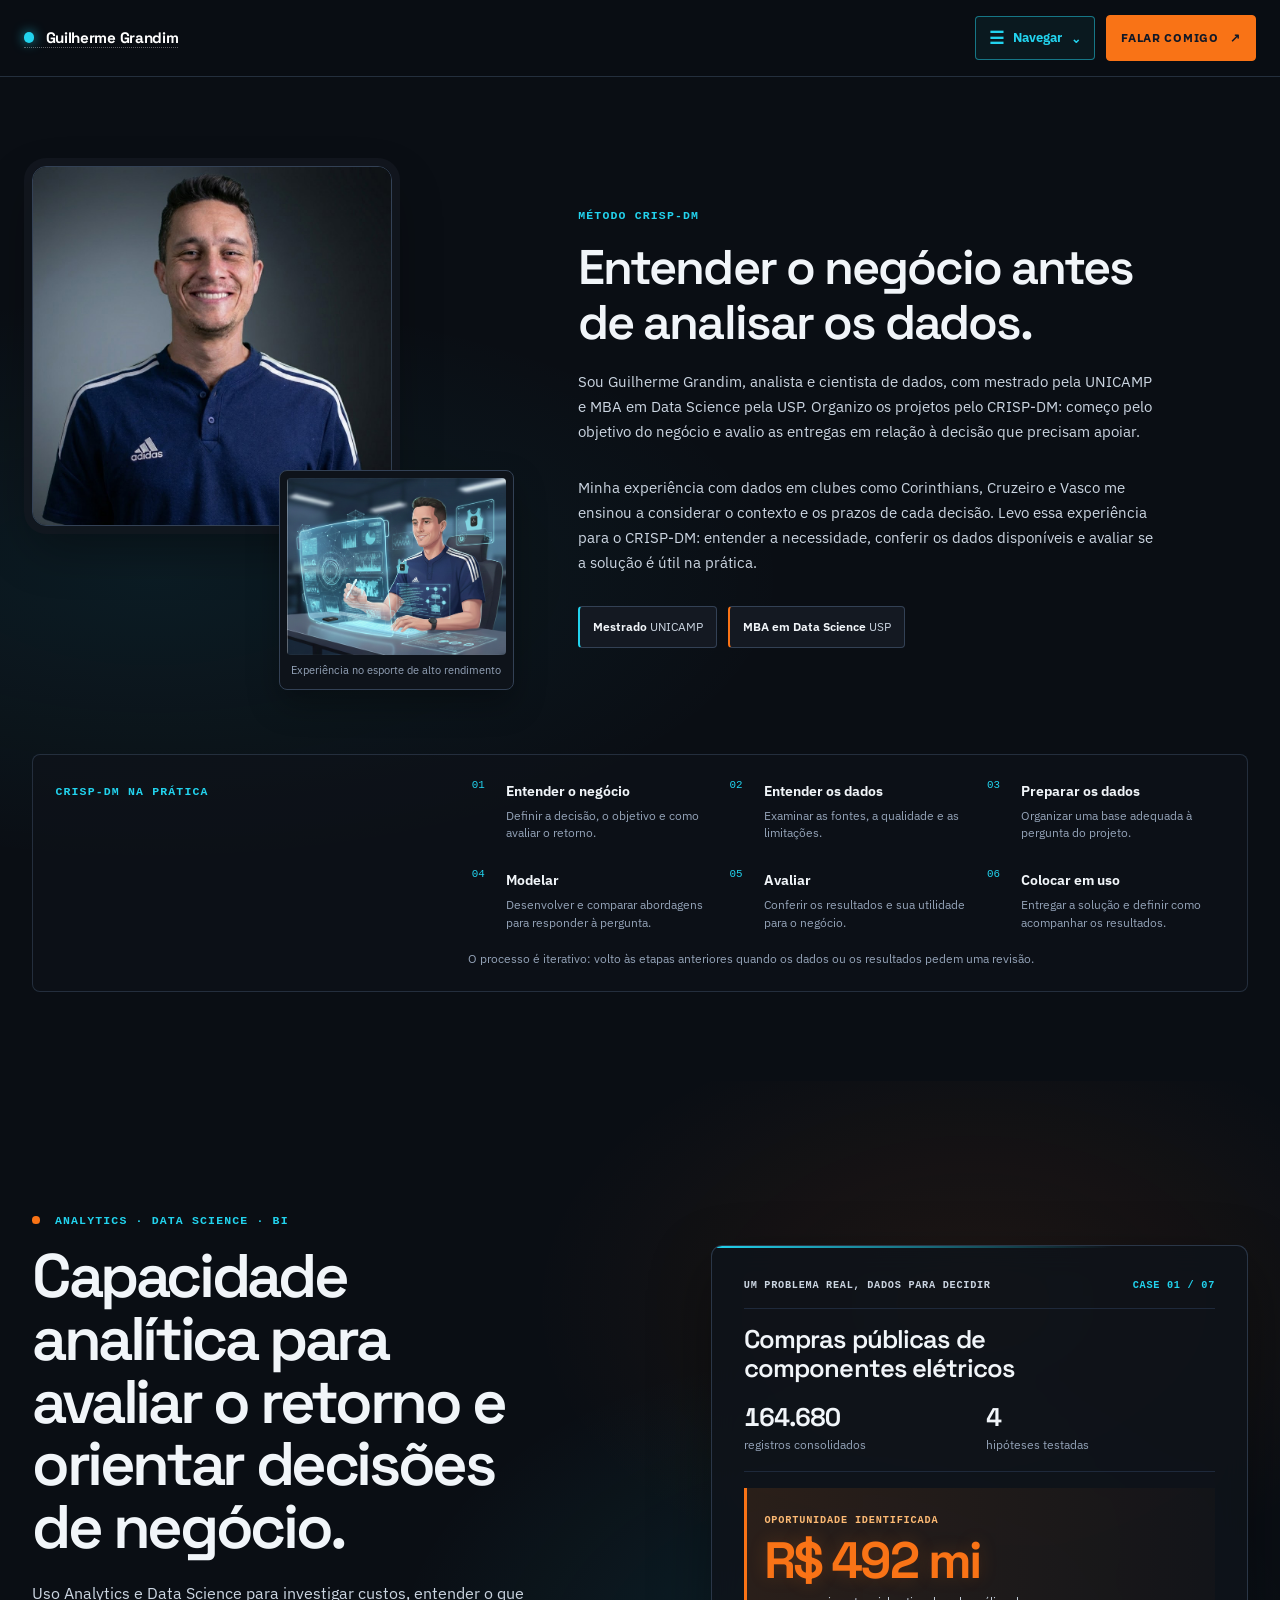
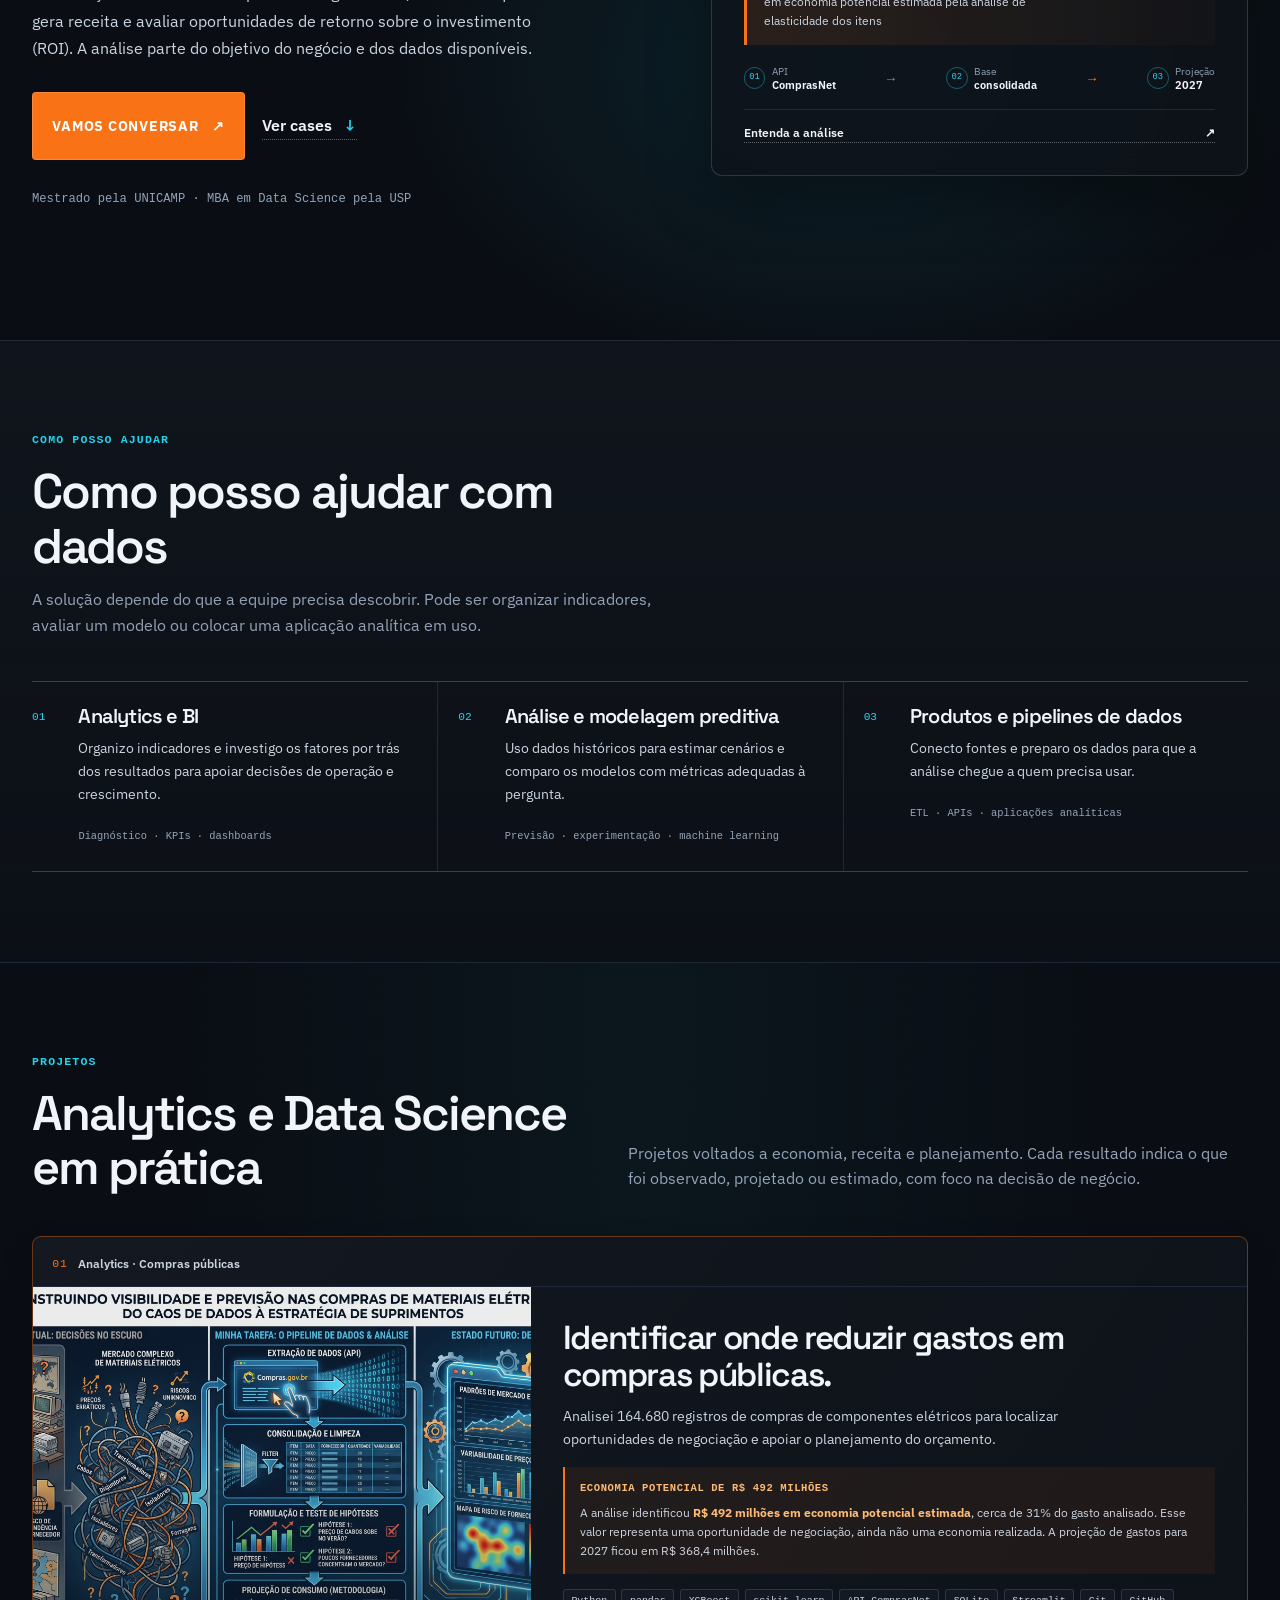
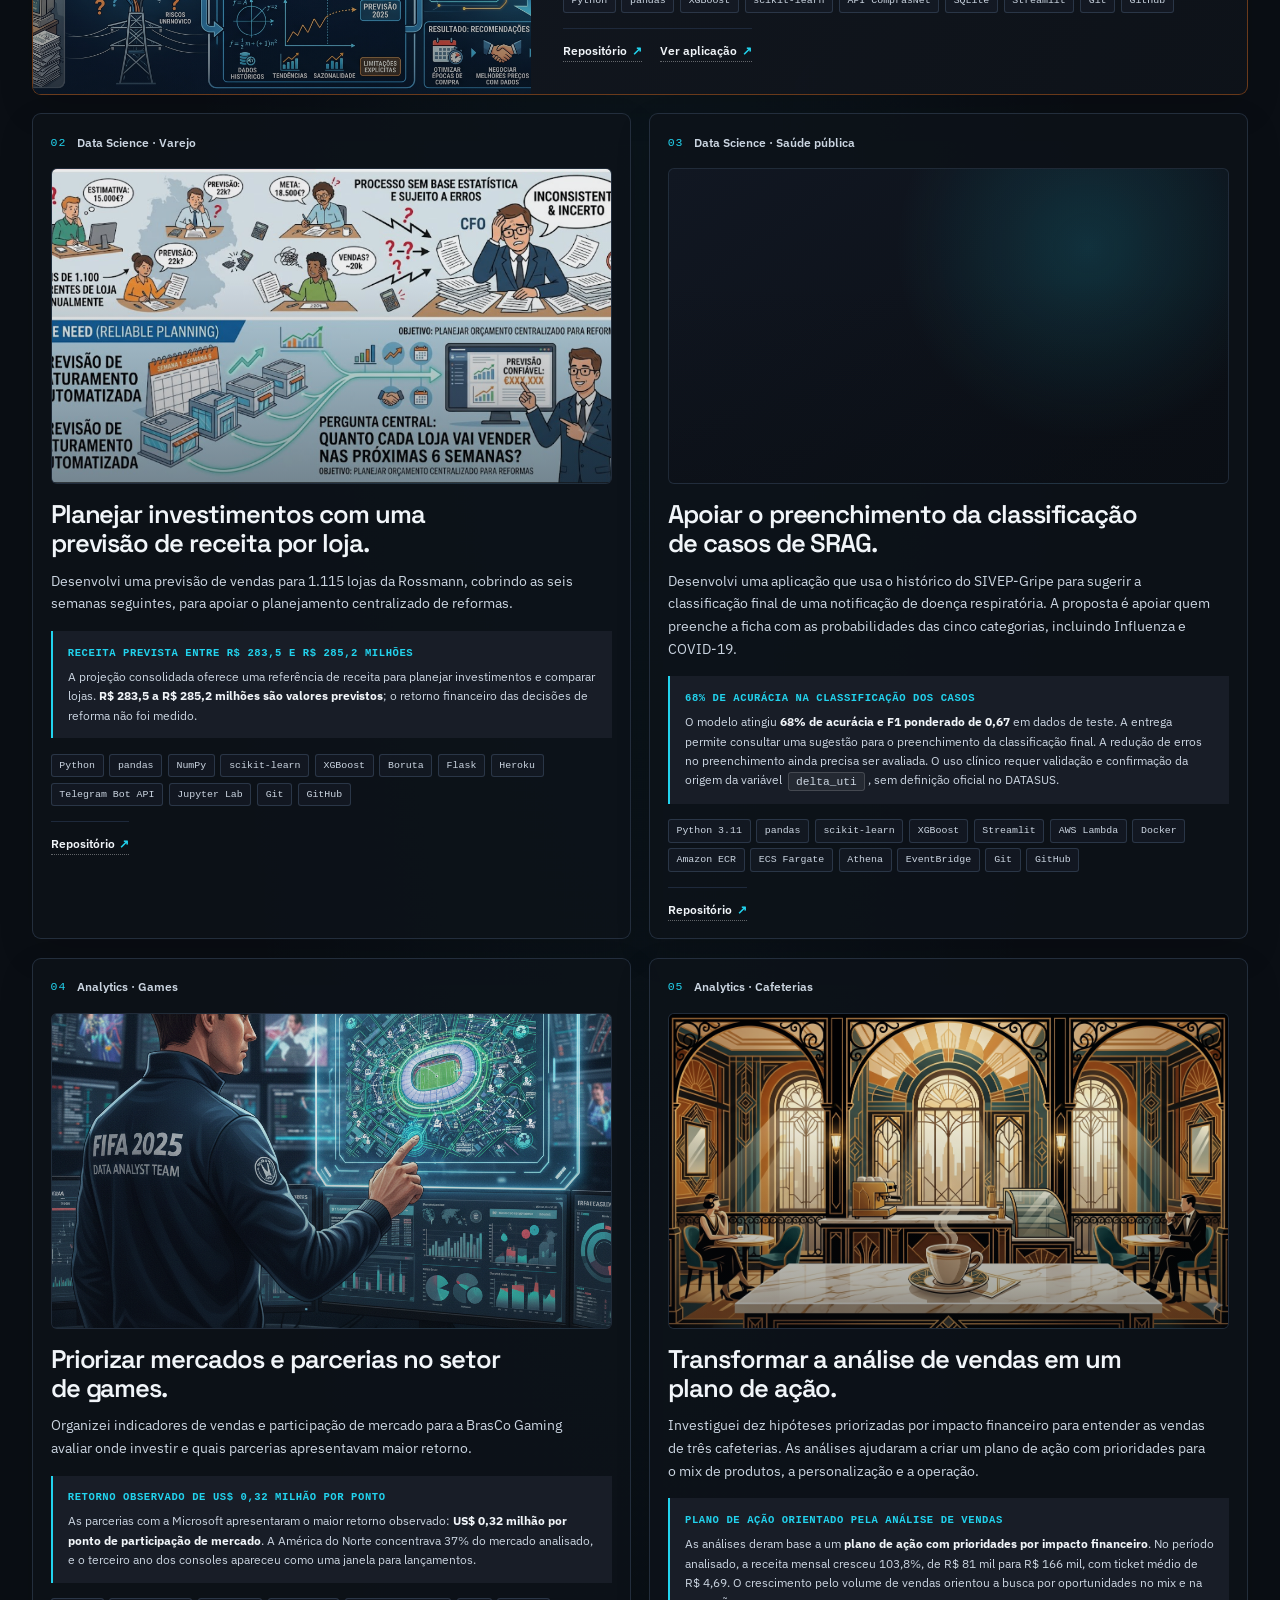
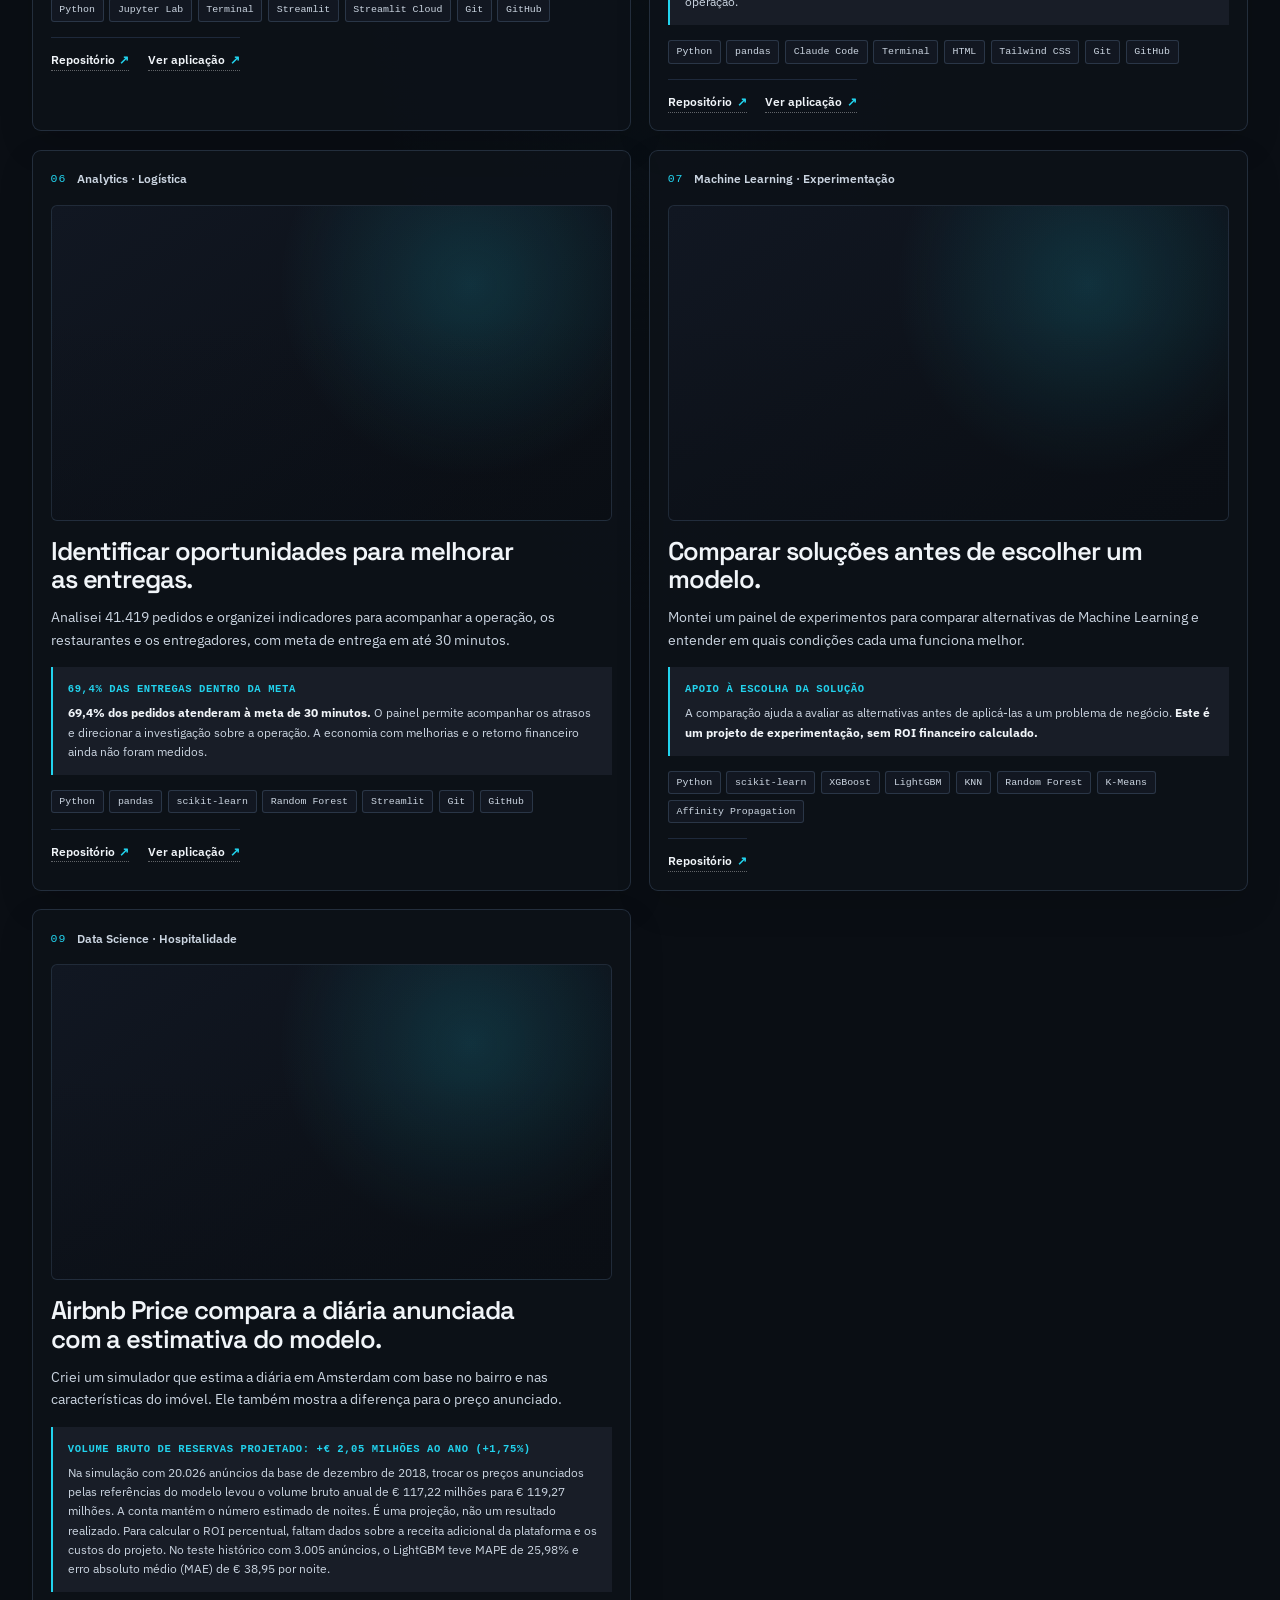
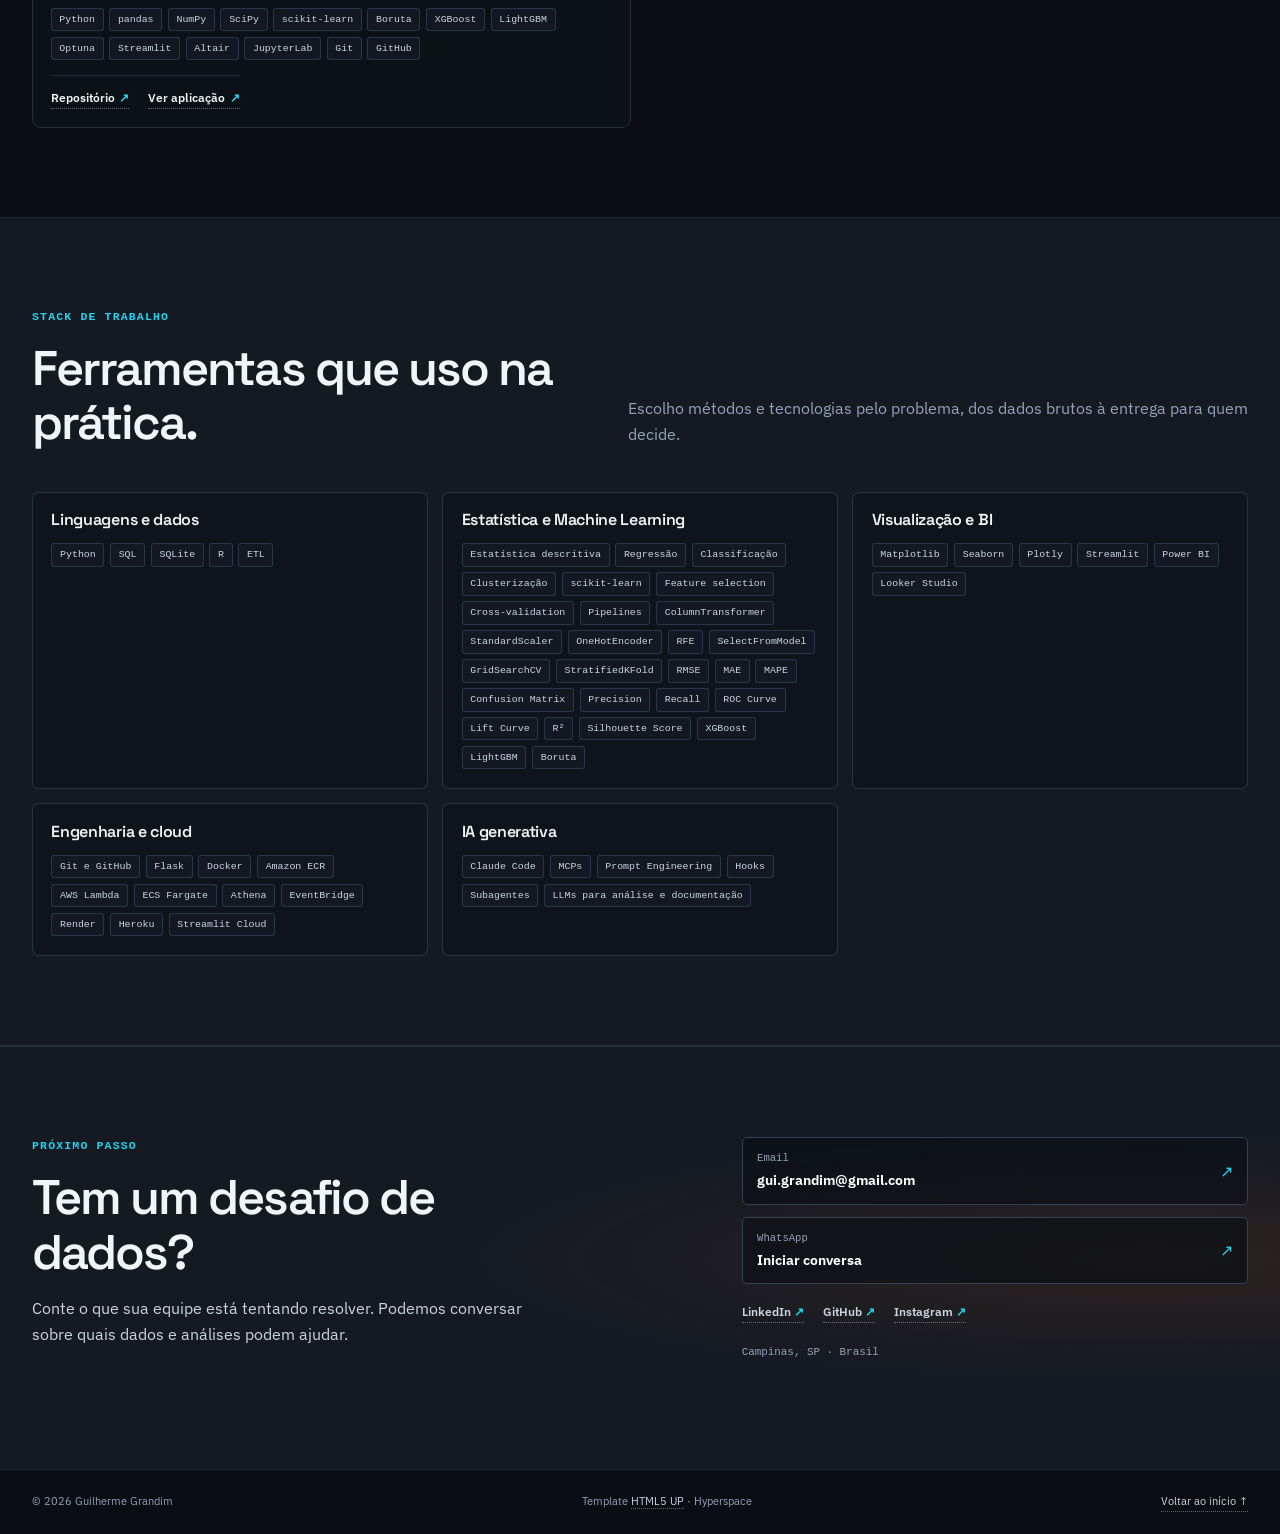
<file: index.html>
<!doctype html>
<html lang="pt-BR">
	<head>
		<meta charset="utf-8" />
		<meta name="viewport" content="width=device-width, initial-scale=1" />
		<title>Guilherme Grandim | Analytics, Data Science e BI</title>
		<meta name="description" content="Projetos de Analytics e Data Science para entender resultados, acompanhar indicadores e decidir os próximos passos." />
		<meta name="theme-color" content="#0a0e14" />
		<link rel="icon" type="image/svg+xml" href="images/favicon.svg" />
		<meta property="og:title" content="Guilherme Grandim | Analytics, Data Science e BI" />
		<meta property="og:description" content="Conheça projetos de Analytics e Data Science, com resultados, métodos e ferramentas usados em cada case." />
		<meta property="og:image" content="https://guigrandim.github.io/portifolio_projetos/images/profile_picture_snb.jpg" />
		<meta property="og:url" content="https://guigrandim.github.io/portifolio_projetos/" />
		<meta property="og:type" content="website" />
		<meta property="og:locale" content="pt_BR" />
		<meta name="twitter:card" content="summary_large_image" />
		<meta name="twitter:title" content="Guilherme Grandim | Analytics e Data Science" />
		<meta name="twitter:description" content="Projetos de Analytics e Data Science para entender resultados e orientar decisões de negócio." />
		<meta name="twitter:image" content="https://guigrandim.github.io/portifolio_projetos/images/profile_picture_snb.jpg" />
		<link rel="stylesheet" href="assets/css/main.css" />
		<link rel="stylesheet" href="assets/css/custom.css" />
	</head>
	<body>
		<a class="skip-link" href="#page-content">Pular para o conteúdo</a>
		<header class="site-header" id="top">
			<div class="header-inner">
				<a class="wordmark" href="#about" aria-label="Guilherme Grandim, início">
					<span class="wordmark-mark" aria-hidden="true"></span>
					<span class="wordmark-copy"><b>Guilherme Grandim</b></span>
				</a>
				<div class="header-actions">
					<details class="menu-container">
						<summary class="menu-toggle"><span class="menu-toggle-icon" aria-hidden="true">☰</span>Navegar<span class="menu-chevron" aria-hidden="true">⌄</span></summary>
						<nav class="primary-nav" id="main-menu" aria-label="Navegação principal">
							<a class="menu-button" href="#about"><span class="menu-index" aria-hidden="true">01</span>Sobre e método</a>
							<a class="menu-button" href="#services"><span class="menu-index" aria-hidden="true">02</span>Serviços</a>
							<a class="menu-button" href="#cases"><span class="menu-index" aria-hidden="true">03</span>Cases</a>
							<a class="menu-button" href="#stack"><span class="menu-index" aria-hidden="true">04</span>Habilidades</a>
							<a class="menu-button" href="#home"><span class="menu-index" aria-hidden="true">05</span>Visão de negócio</a>
							<a class="menu-button" href="#contact"><span class="menu-index" aria-hidden="true">06</span>Contato</a>
						</nav>
					</details>
					<a class="header-contact" href="#contact">Falar comigo <span aria-hidden="true">↗</span></a>
				</div>
			</div>
		</header>

		<main id="page-content">
<section class="about-section section-block" id="about" aria-labelledby="about-title">
				<div class="section-inner about-layout">
<div class="about-portrait"><img class="portrait-photo" src="images/profile_picture_snb.jpg" alt="Retrato de Guilherme Grandim" fetchpriority="high" decoding="async" /><figure class="experience-photo"><img src="images/experience.png" alt="Ilustração da experiência de Guilherme com dados no esporte" loading="lazy" decoding="async" /><figcaption>Experiência no esporte de alto rendimento</figcaption></figure></div>
					<div class="about-intro">
						<p class="eyebrow">Método CRISP-DM</p>
						<h2 id="about-title">Entender o negócio antes de analisar os dados.</h2>
						<p>Sou Guilherme Grandim, analista e cientista de dados, com mestrado pela UNICAMP e MBA em Data Science pela USP. Organizo os projetos pelo CRISP-DM: começo pelo objetivo do negócio e avalio as entregas em relação à decisão que precisam apoiar.</p>
						<p>Minha experiência com dados em clubes como Corinthians, Cruzeiro e Vasco me ensinou a considerar o contexto e os prazos de cada decisão. Levo essa experiência para o CRISP-DM: entender a necessidade, conferir os dados disponíveis e avaliar se a solução é útil na prática.</p>
						<div class="credentials"><span><b>Mestrado</b> UNICAMP</span><span><b>MBA em Data Science</b> USP</span></div>
					</div>
					<div class="capability-panel">
						<p class="eyebrow">CRISP-DM na prática</p>
						<ol class="method-list">
<li><span>01</span><div><b>Entender o negócio</b><p>Definir a decisão, o objetivo e como avaliar o retorno.</p></div></li>
<li><span>02</span><div><b>Entender os dados</b><p>Examinar as fontes, a qualidade e as limitações.</p></div></li>
<li><span>03</span><div><b>Preparar os dados</b><p>Organizar uma base adequada à pergunta do projeto.</p></div></li>
<li><span>04</span><div><b>Modelar</b><p>Desenvolver e comparar abordagens para responder à pergunta.</p></div></li>
<li><span>05</span><div><b>Avaliar</b><p>Conferir os resultados e sua utilidade para o negócio.</p></div></li>
<li><span>06</span><div><b>Colocar em uso</b><p>Entregar a solução e definir como acompanhar os resultados.</p></div></li>
</ol>
						<p class="capability-note">O processo é iterativo: volto às etapas anteriores quando os dados ou os resultados pedem uma revisão.</p>
					</div>
				</div>
			</section>
			<section class="hero-section" id="home" aria-labelledby="hero-title">
				<div class="section-inner hero-layout">
					<div class="hero-copy">
						<p class="eyebrow"><span class="eyebrow-dot" aria-hidden="true"></span> Analytics · Data Science · BI</p>
						<h1 id="hero-title">Capacidade analítica para avaliar o retorno e orientar decisões de negócio.</h1>
						<p class="hero-lede">Uso Analytics e Data Science para investigar custos, entender o que gera receita e avaliar oportunidades de retorno sobre o investimento (ROI). A análise parte do objetivo do negócio e dos dados disponíveis.</p>
						<div class="hero-actions">
							<a class="button button-primary" href="#contact">Vamos conversar <span aria-hidden="true">↗</span></a>
							<a class="text-link" href="#cases">Ver cases <span aria-hidden="true">↓</span></a>
						</div>
						<p class="hero-note">Mestrado pela UNICAMP · MBA em Data Science pela USP</p>
					</div>

					<aside class="evidence-panel" aria-labelledby="evidence-title">
						<div class="evidence-topline">
							<p class="evidence-kicker">Um problema real, dados para decidir</p>
							<span class="evidence-index">CASE 01 / 07</span>
						</div>
						<h2 id="evidence-title">Compras públicas de componentes elétricos</h2>
						<div class="evidence-metrics">
							<div><strong>164.680</strong><span>registros consolidados</span></div>
							<div><strong>4</strong><span>hipóteses testadas</span></div>
						</div>
						<div class="potential-metric">
							<span class="potential-label">Oportunidade identificada</span>
							<strong>R$ 492 mi</strong>
							<p>em economia potencial estimada pela análise de elasticidade dos itens</p>
						</div>
						<div class="data-flow" aria-label="Fluxo: API ComprasNet, base consolidada e projeção">
							<div><span class="flow-step">01</span><span>API<br /><b>ComprasNet</b></span></div>
							<span class="flow-arrow" aria-hidden="true">→</span>
							<div><span class="flow-step">02</span><span>Base<br /><b>consolidada</b></span></div>
							<span class="flow-arrow" aria-hidden="true">→</span>
							<div><span class="flow-step">03</span><span>Projeção<br /><b>2027</b></span></div>
						</div>
						<a class="evidence-link" href="#case-procurement">Entenda a análise <span aria-hidden="true">↗</span></a>
					</aside>
				</div>
			</section>

			<section class="services-section section-block" id="services" aria-labelledby="services-title">
				<div class="section-inner">
					<div class="section-heading">
						<p class="eyebrow">Como posso ajudar</p>
						<h2 id="services-title">Como posso ajudar com dados</h2>
						<p>A solução depende do que a equipe precisa descobrir. Pode ser organizar indicadores, avaliar um modelo ou colocar uma aplicação analítica em uso.</p>
					</div>
					<div class="service-list">
						<article class="service-item">
							<span class="service-number">01</span>
							<div><h3>Analytics e BI</h3><p>Organizo indicadores e investigo os fatores por trás dos resultados para apoiar decisões de operação e crescimento.</p><span class="service-detail">Diagnóstico · KPIs · dashboards</span></div>
						</article>
						<article class="service-item">
							<span class="service-number">02</span>
							<div><h3>Análise e modelagem preditiva</h3><p>Uso dados históricos para estimar cenários e comparo os modelos com métricas adequadas à pergunta.</p><span class="service-detail">Previsão · experimentação · machine learning</span></div>
						</article>
						<article class="service-item">
							<span class="service-number">03</span>
							<div><h3>Produtos e pipelines de dados</h3><p>Conecto fontes e preparo os dados para que a análise chegue a quem precisa usar.</p><span class="service-detail">ETL · APIs · aplicações analíticas</span></div>
						</article>
					</div>
				</div>
			</section>

			<section class="cases-section section-block" id="cases" aria-labelledby="cases-title">
				<div class="section-inner">
					<div class="section-heading section-heading-wide">
						<div><p class="eyebrow">Projetos</p><h2 id="cases-title">Analytics e Data Science em prática</h2></div>
						<p>Projetos voltados a economia, receita e planejamento. Cada resultado indica o que foi observado, projetado ou estimado, com foco na decisão de negócio.</p>
					</div>

					<div class="case-list">
<article class="case-study case-study-featured" id="case-procurement"><div class="case-meta"><span class="case-number">01</span><span class="case-type">Analytics · Compras públicas</span></div><figure class="case-visual"><img src="images/projeto07.png" alt="Ilustração do pipeline de compras públicas de materiais elétricos" loading="lazy" decoding="async" /></figure><div class="case-content"><h3>Identificar onde reduzir gastos em compras públicas.</h3><p>Analisei 164.680 registros de compras de componentes elétricos para localizar oportunidades de negociação e apoiar o planejamento do orçamento.</p><div class="case-result"><span>Economia potencial de R$ 492 milhões</span><p>A análise identificou <strong>R$ 492 milhões em economia potencial estimada</strong>, cerca de 31% do gasto analisado. Esse valor representa uma oportunidade de negociação, ainda não uma economia realizada. A projeção de gastos para 2027 ficou em R$ 368,4 milhões.</p></div><ul class="stack-list" aria-label="Stack do projeto"><li>Python</li><li>pandas</li><li>XGBoost</li><li>scikit-learn</li><li>API ComprasNet</li><li>SQLite</li><li>Streamlit</li><li>Git</li><li>GitHub</li></ul><div class="case-links"><a href="https://github.com/guigrandim/eletric_supply">Repositório <span aria-hidden="true">↗</span></a><a href="https://eletricsupply.streamlit.app">Ver aplicação <span aria-hidden="true">↗</span></a></div></div></article>
<article class="case-study" id="case-rossmann"><div class="case-meta"><span class="case-number">02</span><span class="case-type">Data Science · Varejo</span></div><figure class="case-visual"><img src="images/projeto05.png" alt="Ilustração da previsão de vendas da rede Rossmann" loading="lazy" decoding="async" /></figure><div class="case-content"><h3>Planejar investimentos com uma previsão de receita por loja.</h3><p>Desenvolvi uma previsão de vendas para 1.115 lojas da Rossmann, cobrindo as seis semanas seguintes, para apoiar o planejamento centralizado de reformas.</p><div class="case-result"><span>Receita prevista entre R$ 283,5 e R$ 285,2 milhões</span><p>A projeção consolidada oferece uma referência de receita para planejar investimentos e comparar lojas. <strong>R$ 283,5 a R$ 285,2 milhões são valores previstos</strong>; o retorno financeiro das decisões de reforma não foi medido.</p></div><ul class="stack-list" aria-label="Stack do projeto"><li>Python</li><li>pandas</li><li>NumPy</li><li>scikit-learn</li><li>XGBoost</li><li>Boruta</li><li>Flask</li><li>Heroku</li><li>Telegram Bot API</li><li>Jupyter Lab</li><li>Git</li><li>GitHub</li></ul><div class="case-links"><a href="https://github.com/guigrandim/rossmann_store_sales">Repositório <span aria-hidden="true">↗</span></a></div></div></article>
<article class="case-study" id="case-srag"><div class="case-meta"><span class="case-number">03</span><span class="case-type">Data Science · Saúde pública</span></div><figure class="case-visual"><img src="images/projeto06.png" alt="Ilustração da classificação epidemiológica de SRAG com machine learning" loading="lazy" decoding="async" /></figure><div class="case-content"><h3>Apoiar o preenchimento da classificação de casos de SRAG.</h3><p>Desenvolvi uma aplicação que usa o histórico do SIVEP-Gripe para sugerir a classificação final de uma notificação de doença respiratória. A proposta é apoiar quem preenche a ficha com as probabilidades das cinco categorias, incluindo Influenza e COVID-19.</p><div class="case-result"><span>68% de acurácia na classificação dos casos</span><p>O modelo atingiu <strong>68% de acurácia e F1 ponderado de 0,67</strong> em dados de teste. A entrega permite consultar uma sugestão para o preenchimento da classificação final. A redução de erros no preenchimento ainda precisa ser avaliada. O uso clínico requer validação e confirmação da origem da variável <code>delta_uti</code>, sem definição oficial no DATASUS.</p></div><ul class="stack-list" aria-label="Stack do projeto"><li>Python 3.11</li><li>pandas</li><li>scikit-learn</li><li>XGBoost</li><li>Streamlit</li><li>AWS Lambda</li><li>Docker</li><li>Amazon ECR</li><li>ECS Fargate</li><li>Athena</li><li>EventBridge</li><li>Git</li><li>GitHub</li></ul><div class="case-links"><a href="https://github.com/guigrandim/respiratory-diseases">Repositório <span aria-hidden="true">↗</span></a></div></div></article>
<article class="case-study" id="case-videogames"><div class="case-meta"><span class="case-number">04</span><span class="case-type">Analytics · Games</span></div><figure class="case-visual"><img src="images/projeto02.png" alt="Ilustração do painel de inteligência de mercado da BrasCo Gaming" loading="lazy" decoding="async" /></figure><div class="case-content"><h3>Priorizar mercados e parcerias no setor de games.</h3><p>Organizei indicadores de vendas e participação de mercado para a BrasCo Gaming avaliar onde investir e quais parcerias apresentavam maior retorno.</p><div class="case-result"><span>Retorno observado de US$ 0,32 milhão por ponto</span><p>As parcerias com a Microsoft apresentaram o maior retorno observado: <strong>US$ 0,32 milhão por ponto de participação de mercado</strong>. A América do Norte concentrava 37% do mercado analisado, e o terceiro ano dos consoles apareceu como uma janela para lançamentos.</p></div><ul class="stack-list" aria-label="Stack do projeto"><li>Python</li><li>Jupyter Lab</li><li>Terminal</li><li>Streamlit</li><li>Streamlit Cloud</li><li>Git</li><li>GitHub</li></ul><div class="case-links"><a href="https://github.com/guigrandim/video_games_sales">Repositório <span aria-hidden="true">↗</span></a><a href="https://brasco-videogames-sales.streamlit.app">Ver aplicação <span aria-hidden="true">↗</span></a></div></div></article>
<article class="case-study" id="case-coffee"><div class="case-meta"><span class="case-number">05</span><span class="case-type">Analytics · Cafeterias</span></div><figure class="case-visual"><img src="images/projeto03.png" alt="Ilustração de cafeteria do estudo de alavancas de vendas" loading="lazy" decoding="async" /></figure><div class="case-content"><h3>Transformar a análise de vendas em um plano de ação.</h3><p>Investiguei dez hipóteses priorizadas por impacto financeiro para entender as vendas de três cafeterias. As análises ajudaram a criar um plano de ação com prioridades para o mix de produtos, a personalização e a operação.</p><div class="case-result"><span>Plano de ação orientado pela análise de vendas</span><p>As análises deram base a um <strong>plano de ação com prioridades por impacto financeiro</strong>. No período analisado, a receita mensal cresceu 103,8%, de R$ 81 mil para R$ 166 mil, com ticket médio de R$ 4,69. O crescimento pelo volume de vendas orientou a busca por oportunidades no mix e na operação.</p></div><ul class="stack-list" aria-label="Stack do projeto"><li>Python</li><li>pandas</li><li>Claude Code</li><li>Terminal</li><li>HTML</li><li>Tailwind CSS</li><li>Git</li><li>GitHub</li></ul><div class="case-links"><a href="https://github.com/guigrandim/coffe_shopping">Repositório <span aria-hidden="true">↗</span></a><a href="https://guigrandim.github.io/coffe_shopping/">Ver aplicação <span aria-hidden="true">↗</span></a></div></div></article>
<article class="case-study" id="case-curry"><div class="case-meta"><span class="case-number">06</span><span class="case-type">Analytics · Logística</span></div><figure class="case-visual"><img src="images/projeto08.png" alt="Ilustração do dashboard de entregas da Curry Company" loading="lazy" decoding="async" /></figure><div class="case-content"><h3>Identificar oportunidades para melhorar as entregas.</h3><p>Analisei 41.419 pedidos e organizei indicadores para acompanhar a operação, os restaurantes e os entregadores, com meta de entrega em até 30 minutos.</p><div class="case-result"><span>69,4% das entregas dentro da meta</span><p><strong>69,4% dos pedidos atenderam à meta de 30 minutos.</strong> O painel permite acompanhar os atrasos e direcionar a investigação sobre a operação. A economia com melhorias e o retorno financeiro ainda não foram medidos.</p></div><ul class="stack-list" aria-label="Stack do projeto"><li>Python</li><li>pandas</li><li>scikit-learn</li><li>Random Forest</li><li>Streamlit</li><li>Git</li><li>GitHub</li></ul><div class="case-links"><a href="https://github.com/guigrandim/curry_company_project">Repositório <span aria-hidden="true">↗</span></a><a href="https://currycompanyproject-ggsolutions.streamlit.app">Ver aplicação <span aria-hidden="true">↗</span></a></div></div></article>
<article class="case-study" id="case-ml-experiments"><div class="case-meta"><span class="case-number">07</span><span class="case-type">Machine Learning · Experimentação</span></div><figure class="case-visual"><img src="images/projeto04.png" alt="Ilustração de algoritmos comparados no ensaio de machine learning" loading="lazy" decoding="async" /></figure><div class="case-content"><h3>Comparar soluções antes de escolher um modelo.</h3><p>Montei um painel de experimentos para comparar alternativas de Machine Learning e entender em quais condições cada uma funciona melhor.</p><div class="case-result"><span>Apoio à escolha da solução</span><p>A comparação ajuda a avaliar as alternativas antes de aplicá-las a um problema de negócio. <strong>Este é um projeto de experimentação, sem ROI financeiro calculado.</strong></p></div><ul class="stack-list" aria-label="Stack do projeto"><li>Python</li><li>scikit-learn</li><li>XGBoost</li><li>LightGBM</li><li>KNN</li><li>Random Forest</li><li>K-Means</li><li>Affinity Propagation</li></ul><div class="case-links"><a href="https://github.com/guigrandim/ensaios_algoritmos_ml">Repositório <span aria-hidden="true">↗</span></a></div></div></article>
<article class="case-study" id="case-airbnb-price"><div class="case-meta"><span class="case-number">09</span><span class="case-type">Data Science · Hospitalidade</span></div><figure class="case-visual"><img src="images/projeto09.png" alt="Ilustração do simulador de comparação de diárias para Amsterdam" loading="lazy" decoding="async" /></figure><div class="case-content"><h3>Airbnb Price compara a diária anunciada com a estimativa do modelo.</h3><p>Criei um simulador que estima a diária em Amsterdam com base no bairro e nas características do imóvel. Ele também mostra a diferença para o preço anunciado.</p><div class="case-result"><span>Volume bruto de reservas projetado: +€ 2,05 milhões ao ano (+1,75%)</span><p>Na simulação com 20.026 anúncios da base de dezembro de 2018, trocar os preços anunciados pelas referências do modelo levou o volume bruto anual de € 117,22 milhões para € 119,27 milhões. A conta mantém o número estimado de noites. É uma projeção, não um resultado realizado. Para calcular o ROI percentual, faltam dados sobre a receita adicional da plataforma e os custos do projeto. No teste histórico com 3.005 anúncios, o LightGBM teve MAPE de 25,98% e erro absoluto médio (MAE) de € 38,95 por noite.</p></div><ul class="stack-list" aria-label="Stack do projeto"><li>Python</li><li>pandas</li><li>NumPy</li><li>SciPy</li><li>scikit-learn</li><li>Boruta</li><li>XGBoost</li><li>LightGBM</li><li>Optuna</li><li>Streamlit</li><li>Altair</li><li>JupyterLab</li><li>Git</li><li>GitHub</li></ul><div class="case-links"><a href="https://github.com/guigrandim/airbnb_price">Repositório <span aria-hidden="true">↗</span></a><a href="https://airbnbprice.streamlit.app/">Ver aplicação <span aria-hidden="true">↗</span></a></div></div></article>
</div>
				</div>
			</section>

			<section class="stack-section section-block" id="stack" aria-labelledby="stack-title"><div class="section-inner"><div class="section-heading section-heading-wide"><div><p class="eyebrow">Stack de trabalho</p><h2 id="stack-title">Ferramentas que uso na prática.</h2></div><p>Escolho métodos e tecnologias pelo problema, dos dados brutos à entrega para quem decide.</p></div><div class="stack-groups">
<article class="stack-group"><h3>Linguagens e dados</h3><ul class="stack-list"><li>Python</li><li>SQL</li><li>SQLite</li><li>R</li><li>ETL</li></ul></article>
<article class="stack-group"><h3>Estatística e Machine Learning</h3><ul class="stack-list"><li>Estatística descritiva</li><li>Regressão</li><li>Classificação</li><li>Clusterização</li><li>scikit-learn</li><li>Feature selection</li><li>Cross-validation</li><li>Pipelines</li><li>ColumnTransformer</li><li>StandardScaler</li><li>OneHotEncoder</li><li>RFE</li><li>SelectFromModel</li><li>GridSearchCV</li><li>StratifiedKFold</li><li>RMSE</li><li>MAE</li><li>MAPE</li><li>Confusion Matrix</li><li>Precision</li><li>Recall</li><li>ROC Curve</li><li>Lift Curve</li><li>R²</li><li>Silhouette Score</li><li>XGBoost</li><li>LightGBM</li><li>Boruta</li></ul></article>
<article class="stack-group"><h3>Visualização e BI</h3><ul class="stack-list"><li>Matplotlib</li><li>Seaborn</li><li>Plotly</li><li>Streamlit</li><li>Power BI</li><li>Looker Studio</li></ul></article>
<article class="stack-group"><h3>Engenharia e cloud</h3><ul class="stack-list"><li>Git e GitHub</li><li>Flask</li><li>Docker</li><li>Amazon ECR</li><li>AWS Lambda</li><li>ECS Fargate</li><li>Athena</li><li>EventBridge</li><li>Render</li><li>Heroku</li><li>Streamlit Cloud</li></ul></article>
<article class="stack-group"><h3>IA generativa</h3><ul class="stack-list"><li>Claude Code</li><li>MCPs</li><li>Prompt Engineering</li><li>Hooks</li><li>Subagentes</li><li>LLMs para análise e documentação</li></ul></article>
</div></div></section>



			<section class="contact-section section-block" id="contact" aria-labelledby="contact-title">
				<div class="section-inner contact-grid">
					<div>
						<p class="eyebrow">Próximo passo</p>
						<h2 id="contact-title">Tem um desafio de dados?</h2>
						<p>Conte o que sua equipe está tentando resolver. Podemos conversar sobre quais dados e análises podem ajudar.</p>
					</div>
					<div class="contact-actions">
						<a class="contact-primary" href="mailto:gui.grandim@gmail.com"><span>Email</span><b>gui.grandim@gmail.com</b><span aria-hidden="true">↗</span></a>
						<a class="contact-primary" href="https://wa.me/5519994233113"><span>WhatsApp</span><b>Iniciar conversa</b><span aria-hidden="true">↗</span></a>
						<div class="social-links" aria-label="Outros perfis"><a href="https://www.linkedin.com/in/guilherme-grandim">LinkedIn <span aria-hidden="true">↗</span></a><a href="https://github.com/guigrandim">GitHub <span aria-hidden="true">↗</span></a><a href="https://www.instagram.com/gui.grandim/">Instagram <span aria-hidden="true">↗</span></a></div>
						<p class="contact-location">Campinas, SP · Brasil</p>
					</div>
				</div>
			</section>
		</main>

		<footer class="site-footer">
			<div class="section-inner footer-inner"><span>© 2026 Guilherme Grandim</span><span>Template <a href="https://html5up.net">HTML5 UP</a> · Hyperspace</span><a href="#top">Voltar ao início ↑</a></div>
		</footer>
	</body>
</html>
</file>
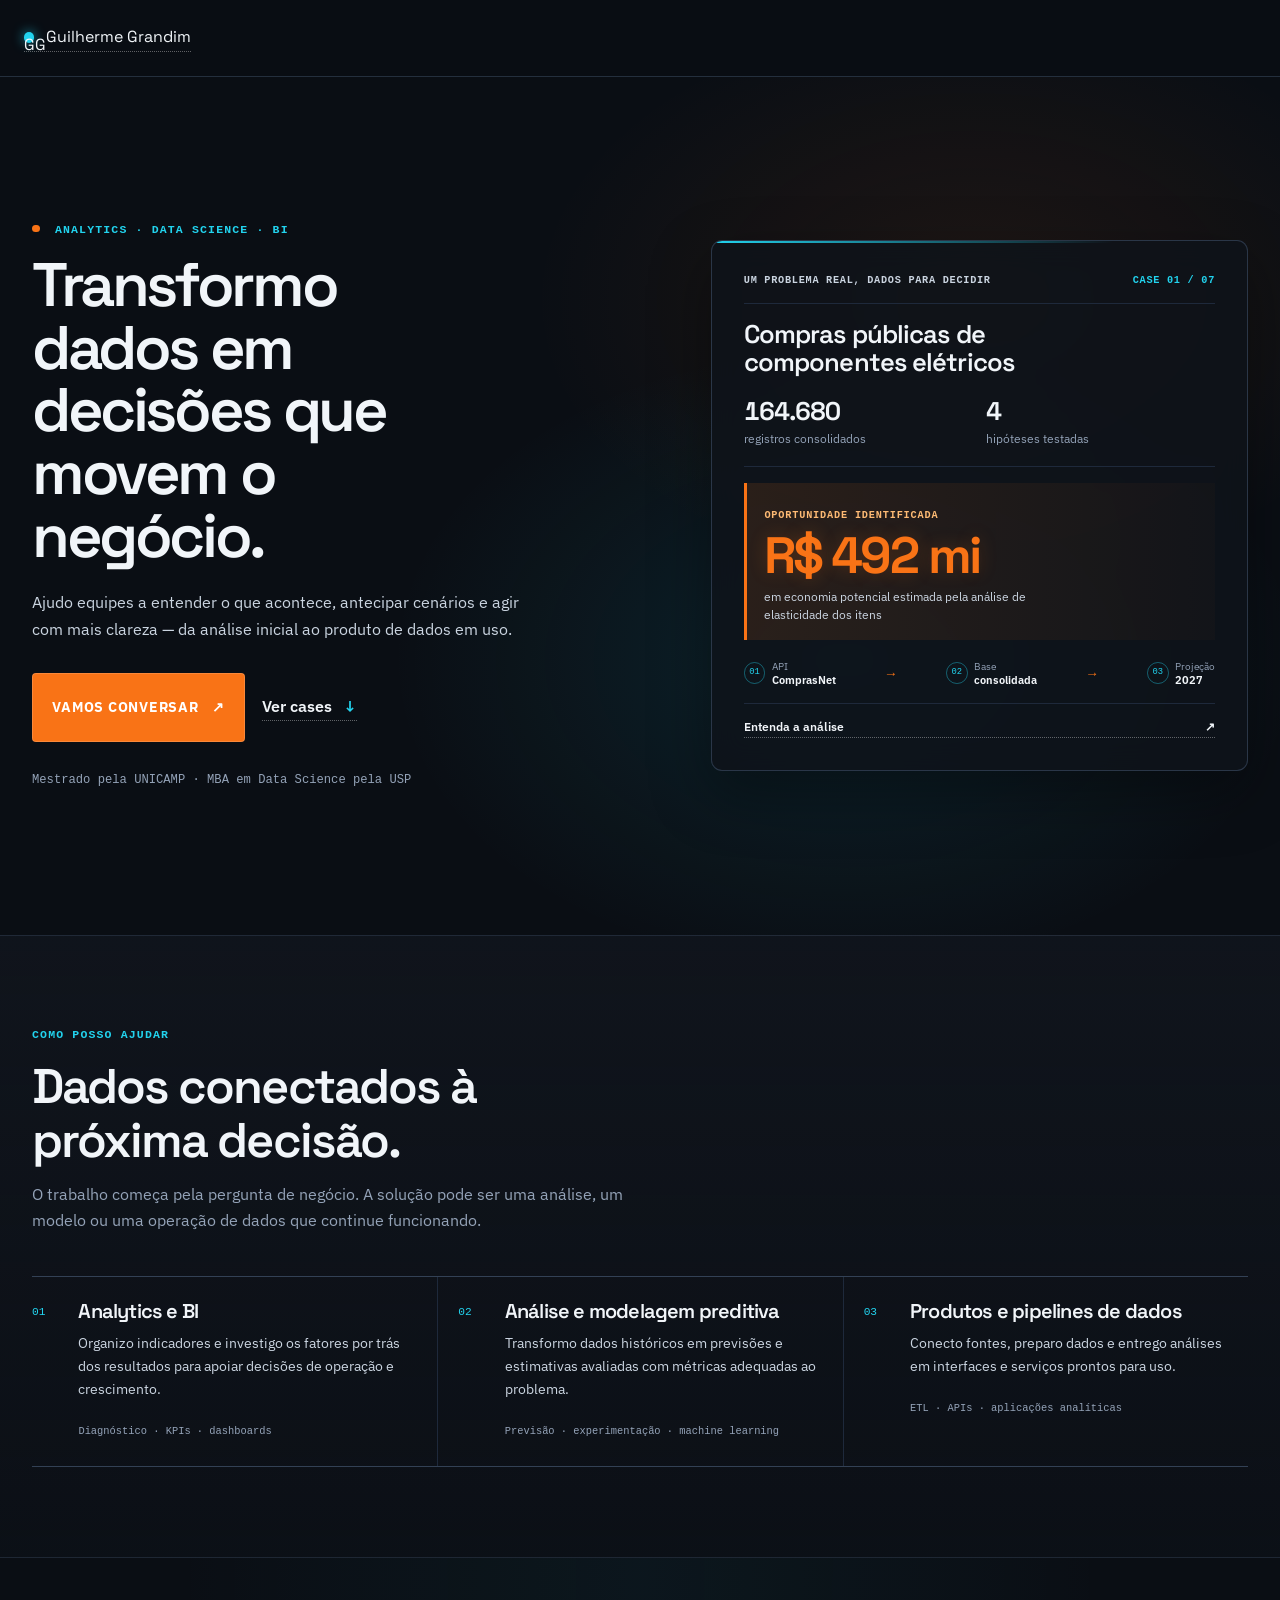
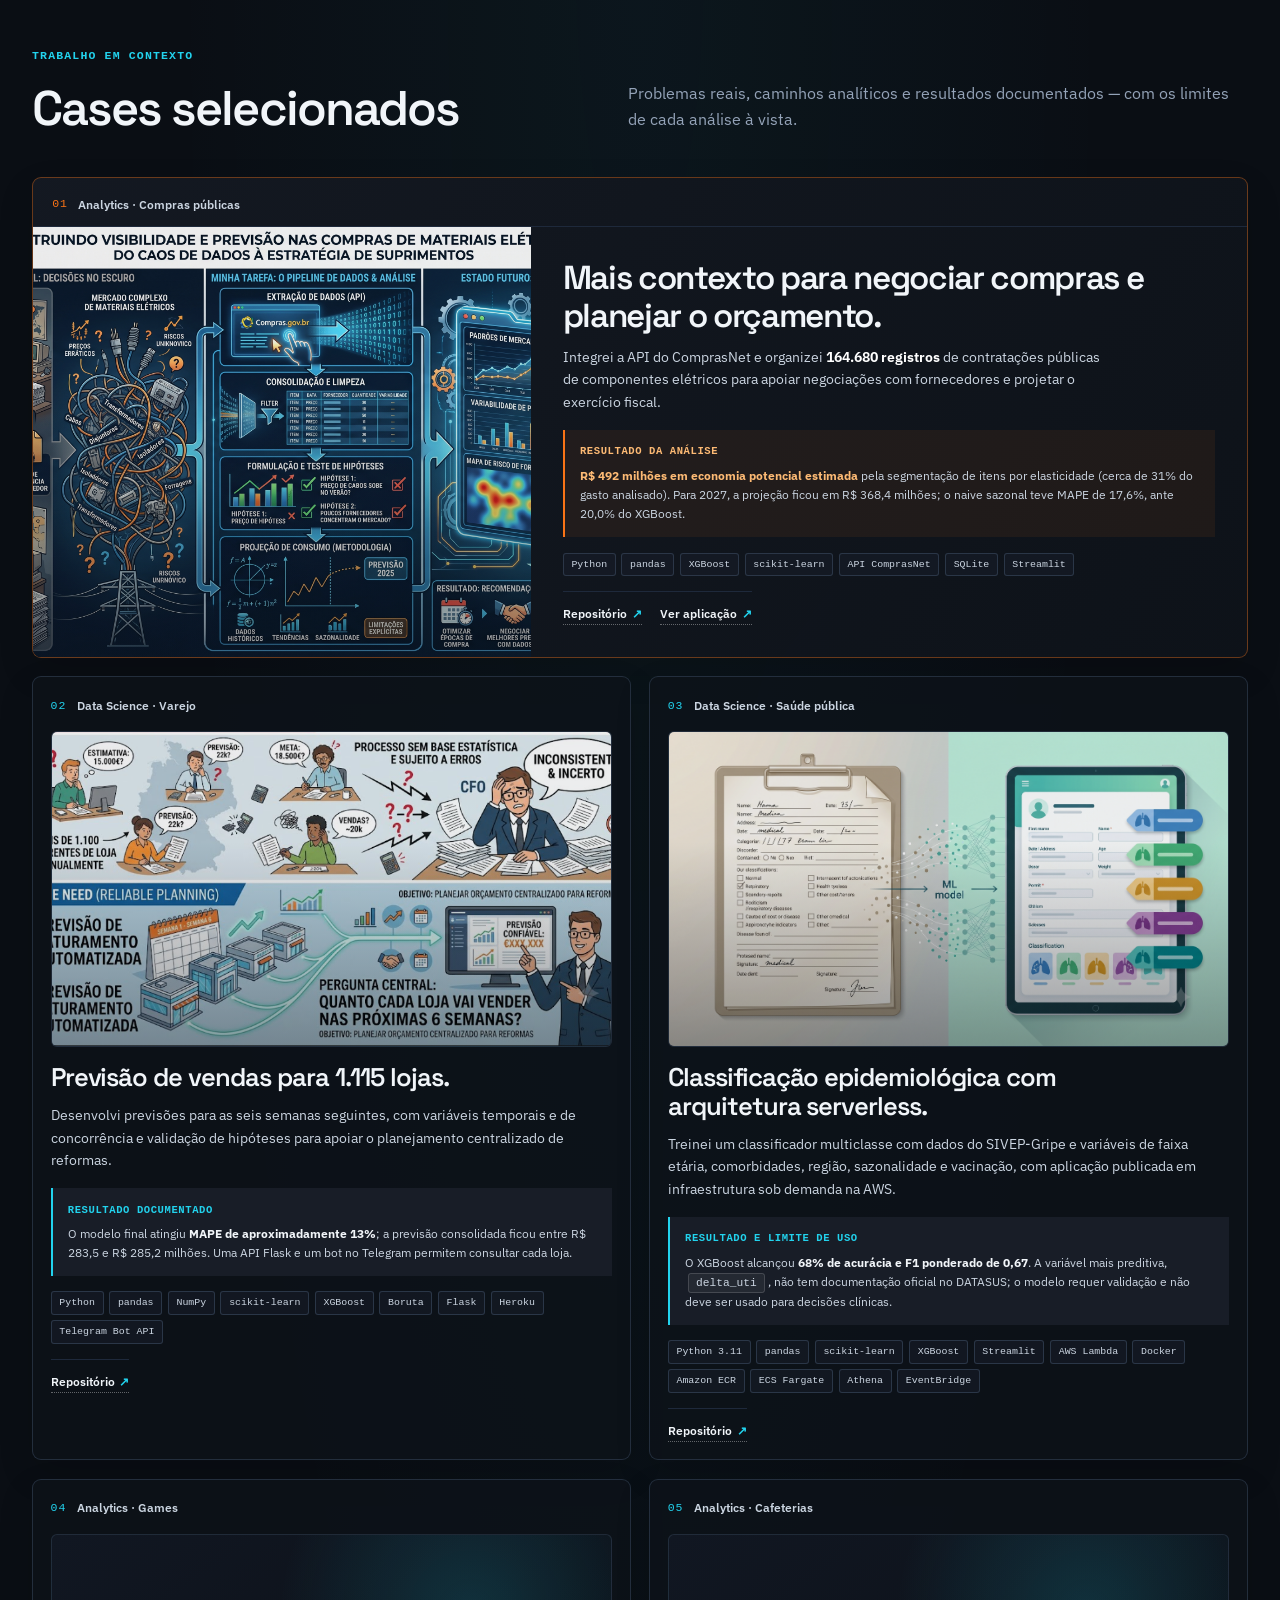
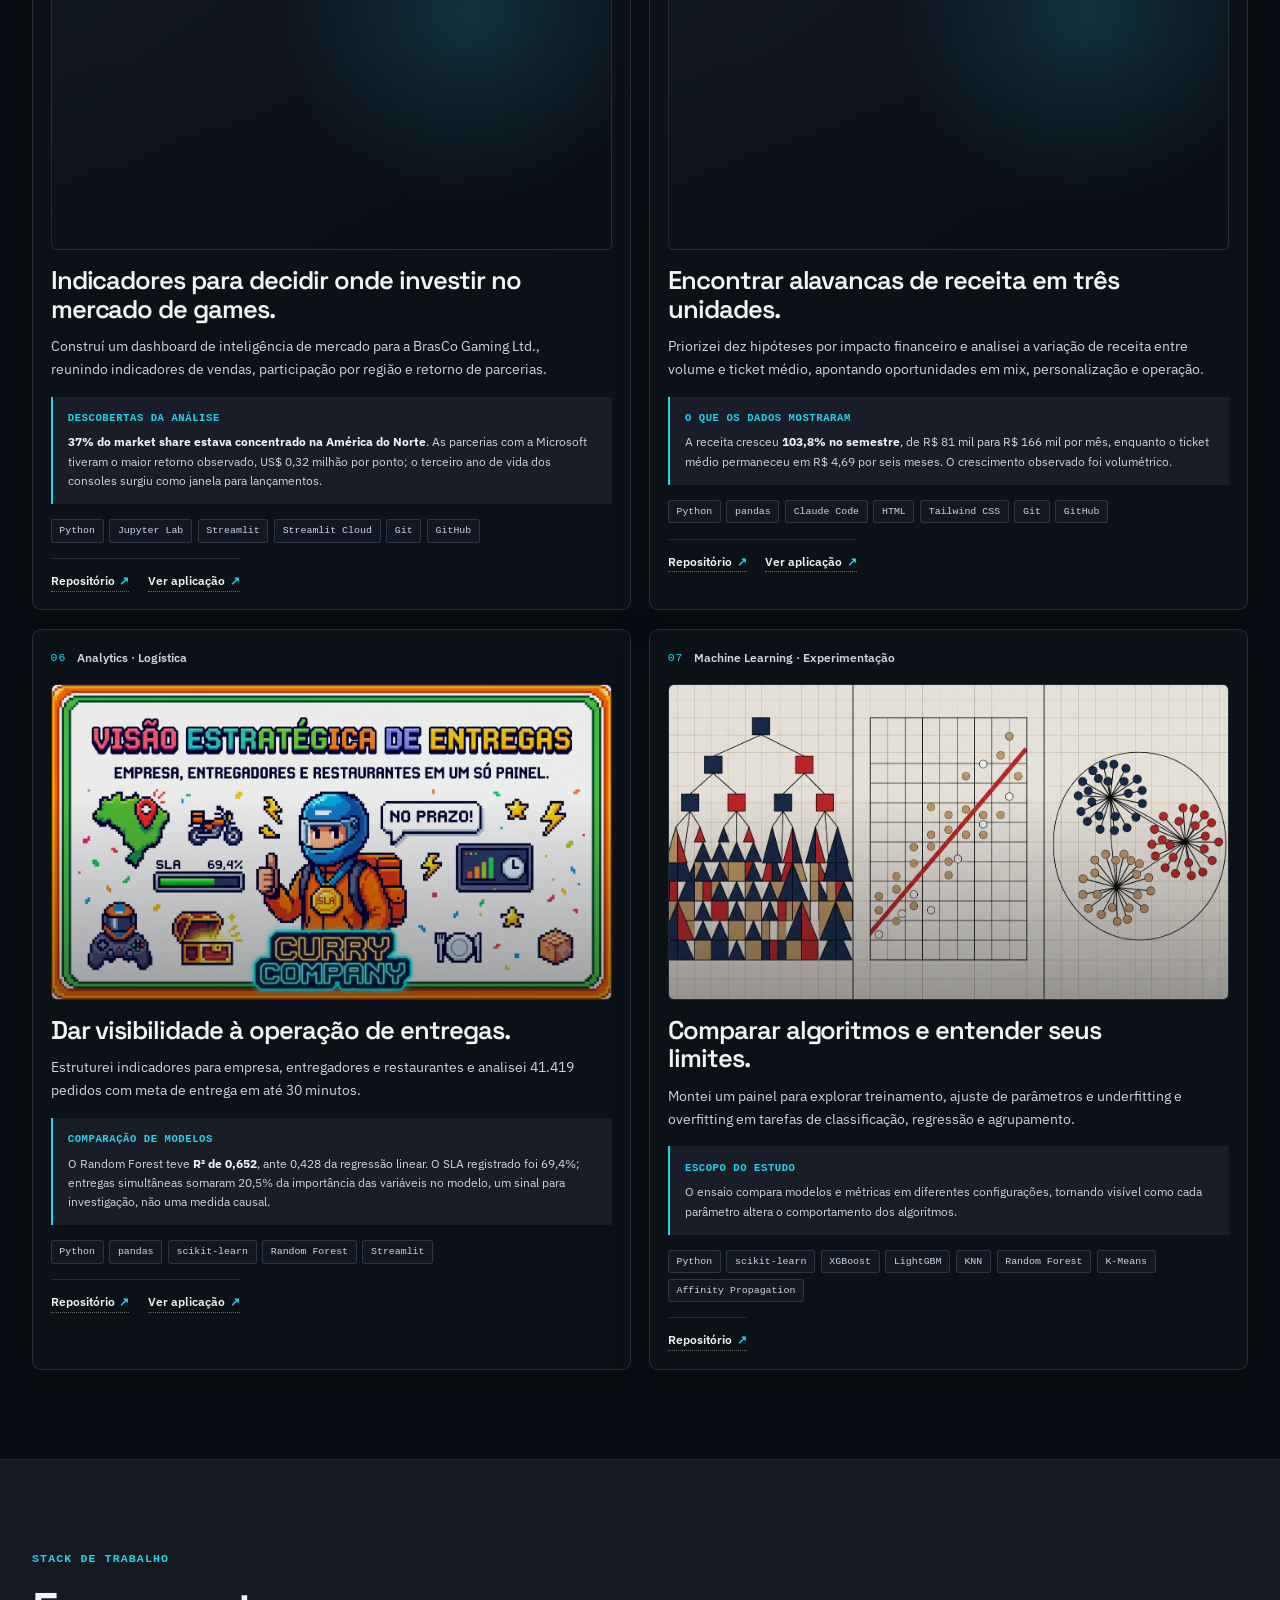
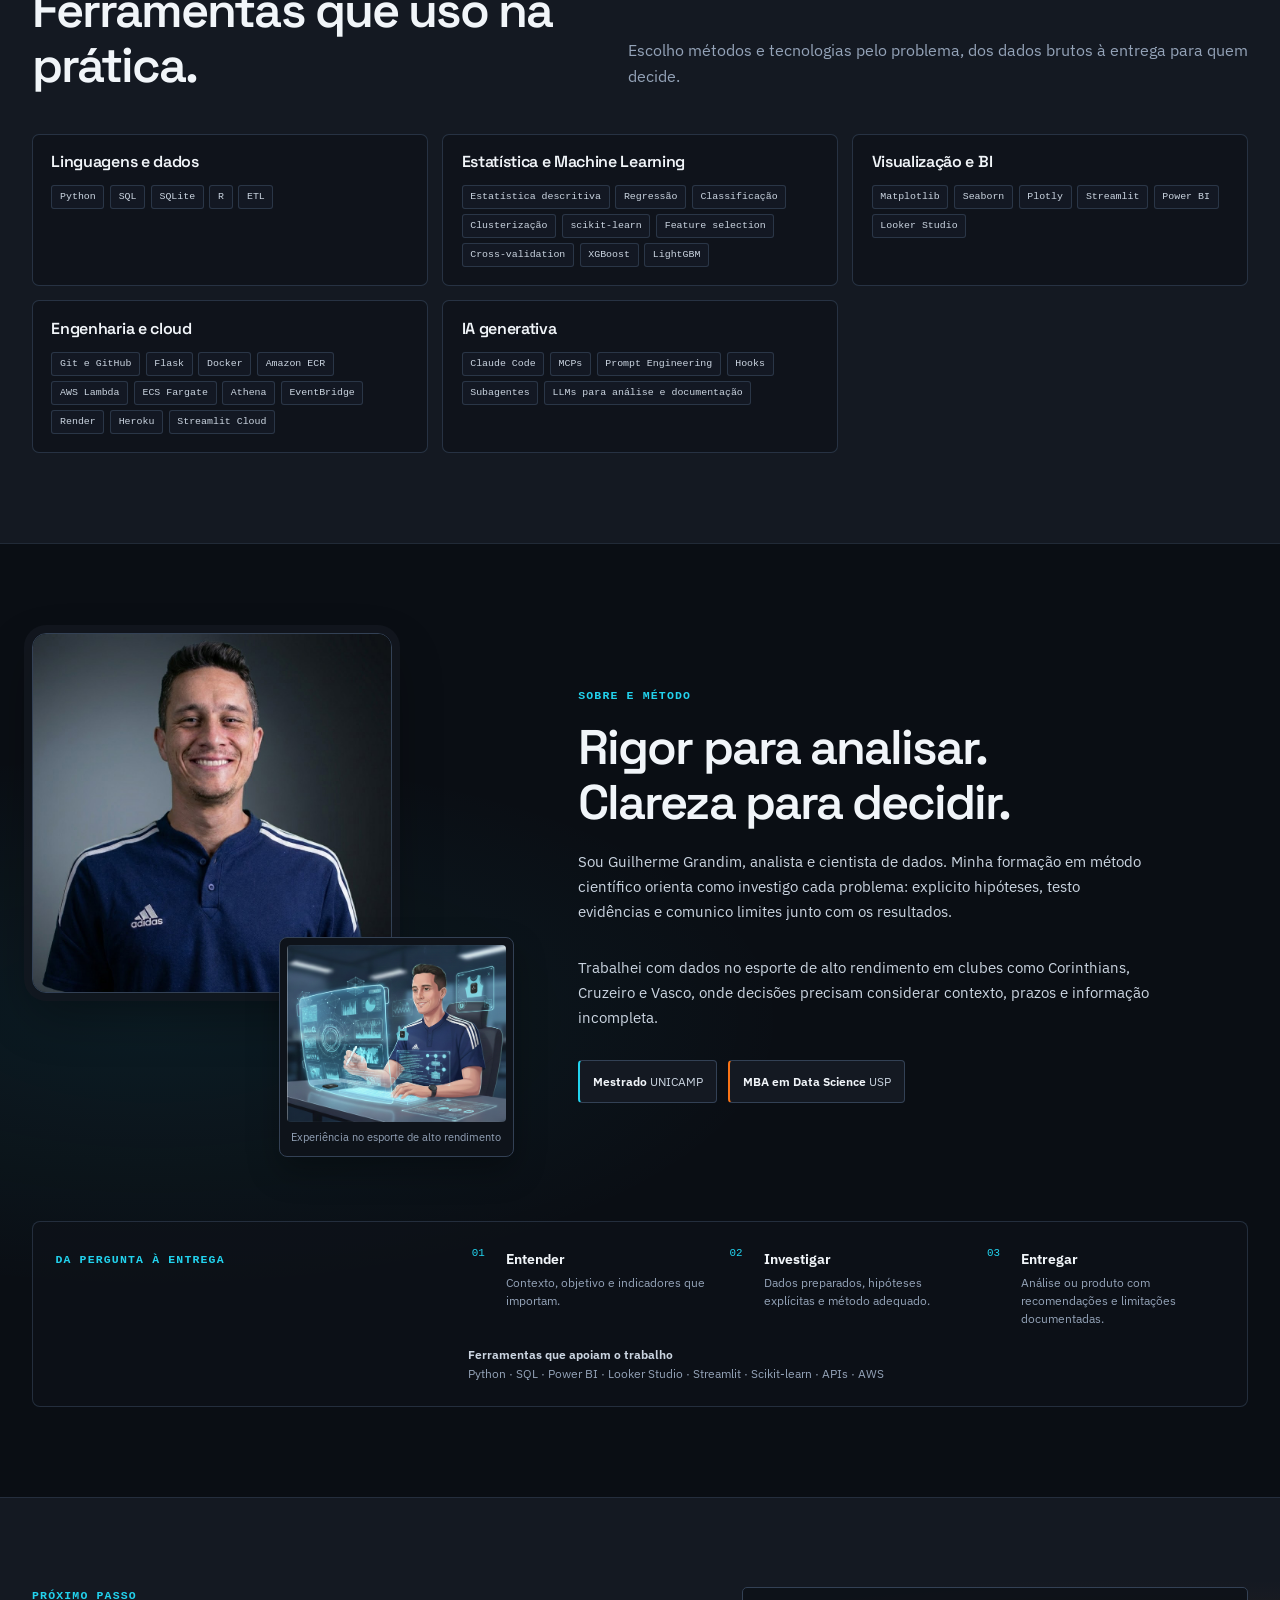
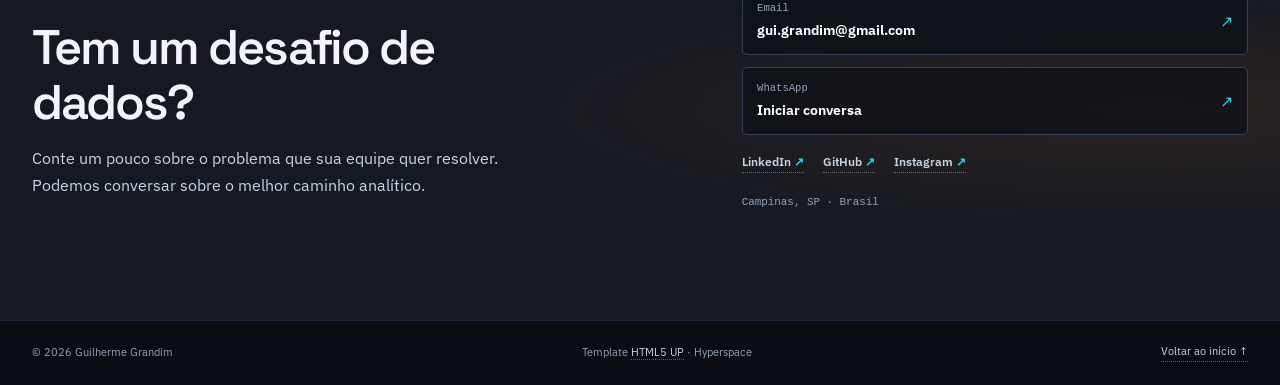
<file: index.capture.html>
<!doctype html>
<html lang="pt-BR">
	<head>
		<meta charset="utf-8" />
		<meta name="viewport" content="width=device-width, initial-scale=1" />
		<title>Guilherme Grandim | Analytics, Data Science e BI</title>
		<meta name="description" content="Analytics e ciência de dados para transformar perguntas de negócio em análises, previsões e soluções que apoiam decisões." />
		<meta name="theme-color" content="#f3f6fa" />
		<link rel="icon" type="image/svg+xml" href="images/favicon.svg" />
		<meta property="og:title" content="Guilherme Grandim | Analytics, Data Science e BI" />
		<meta property="og:description" content="Transformo dados em decisões que movem o negócio. Conheça projetos de analytics, modelagem preditiva e produtos de dados." />
		<meta property="og:image" content="https://guigrandim.github.io/portifolio_projetos/images/profile_picture_snb.jpg" />
		<meta property="og:url" content="https://guigrandim.github.io/portifolio_projetos/" />
		<meta property="og:type" content="website" />
		<meta property="og:locale" content="pt_BR" />
		<meta name="twitter:card" content="summary_large_image" />
		<meta name="twitter:title" content="Guilherme Grandim | Analytics e Data Science" />
		<meta name="twitter:description" content="Analytics, modelagem preditiva e soluções de dados ligadas a desafios reais de negócio." />
		<meta name="twitter:image" content="https://guigrandim.github.io/portifolio_projetos/images/profile_picture_snb.jpg" />
		<link rel="stylesheet" href="assets/css/main.css" />
		<link rel="stylesheet" href="assets/css/custom.css" />
	<script src="https://mcp.figma.com/mcp/html-to-design/capture.js" async></script></head>
	<body>
		<a class="skip-link" href="#page-content">Pular para o conteúdo</a>
		<header class="site-header" id="top">
			<div class="header-inner">
				<a class="wordmark" href="#top" aria-label="Guilherme Grandim, início">
					<span class="wordmark-mark" aria-hidden="true">GG</span>
					<span>Guilherme Grandim</span>
				</a>
				<nav class="primary-nav" aria-label="Navegação principal">
					<a href="#services">Serviços</a>
					<a href="#cases">Cases</a>
					<a href="#stack">Stack</a><a href="#about">Sobre</a>
					<a class="nav-contact" href="#contact">Vamos conversar <span aria-hidden="true">↗</span></a>
				</nav>
			</div>
		</header>

		<main id="page-content">
			<section class="hero-section" aria-labelledby="hero-title">
				<div class="section-inner hero-layout">
					<div class="hero-copy">
						<p class="eyebrow"><span class="eyebrow-dot" aria-hidden="true"></span> Analytics · Data Science · BI</p>
						<h1 id="hero-title">Transformo dados em decisões que movem o negócio.</h1>
						<p class="hero-lede">Ajudo equipes a entender o que acontece, antecipar cenários e agir com mais clareza — da análise inicial ao produto de dados em uso.</p>
						<div class="hero-actions">
							<a class="button button-primary" href="#contact">Vamos conversar <span aria-hidden="true">↗</span></a>
							<a class="text-link" href="#cases">Ver cases <span aria-hidden="true">↓</span></a>
						</div>
						<p class="hero-note">Mestrado pela UNICAMP · MBA em Data Science pela USP</p>
					</div>

					<aside class="evidence-panel" aria-labelledby="evidence-title">
						<div class="evidence-topline">
							<p class="evidence-kicker">Um problema real, dados para decidir</p>
							<span class="evidence-index">CASE 01 / 07</span>
						</div>
						<h2 id="evidence-title">Compras públicas de componentes elétricos</h2>
						<div class="evidence-metrics">
							<div><strong>164.680</strong><span>registros consolidados</span></div>
							<div><strong>4</strong><span>hipóteses testadas</span></div>
						</div>
						<div class="potential-metric">
							<span class="potential-label">Oportunidade identificada</span>
							<strong>R$ 492 mi</strong>
							<p>em economia potencial estimada pela análise de elasticidade dos itens</p>
						</div>
						<div class="data-flow" aria-label="Fluxo: API ComprasNet, base consolidada e projeção">
							<div><span class="flow-step">01</span><span>API<br /><b>ComprasNet</b></span></div>
							<span class="flow-arrow" aria-hidden="true">→</span>
							<div><span class="flow-step">02</span><span>Base<br /><b>consolidada</b></span></div>
							<span class="flow-arrow" aria-hidden="true">→</span>
							<div><span class="flow-step">03</span><span>Projeção<br /><b>2027</b></span></div>
						</div>
						<a class="evidence-link" href="#case-procurement">Entenda a análise <span aria-hidden="true">↗</span></a>
					</aside>
				</div>
			</section>

			<section class="services-section section-block" id="services" aria-labelledby="services-title">
				<div class="section-inner">
					<div class="section-heading">
						<p class="eyebrow">Como posso ajudar</p>
						<h2 id="services-title">Dados conectados à próxima decisão.</h2>
						<p>O trabalho começa pela pergunta de negócio. A solução pode ser uma análise, um modelo ou uma operação de dados que continue funcionando.</p>
					</div>
					<div class="service-list">
						<article class="service-item">
							<span class="service-number">01</span>
							<div><h3>Analytics e BI</h3><p>Organizo indicadores e investigo os fatores por trás dos resultados para apoiar decisões de operação e crescimento.</p><span class="service-detail">Diagnóstico · KPIs · dashboards</span></div>
						</article>
						<article class="service-item">
							<span class="service-number">02</span>
							<div><h3>Análise e modelagem preditiva</h3><p>Transformo dados históricos em previsões e estimativas avaliadas com métricas adequadas ao problema.</p><span class="service-detail">Previsão · experimentação · machine learning</span></div>
						</article>
						<article class="service-item">
							<span class="service-number">03</span>
							<div><h3>Produtos e pipelines de dados</h3><p>Conecto fontes, preparo dados e entrego análises em interfaces e serviços prontos para uso.</p><span class="service-detail">ETL · APIs · aplicações analíticas</span></div>
						</article>
					</div>
				</div>
			</section>

			<section class="cases-section section-block" id="cases" aria-labelledby="cases-title">
				<div class="section-inner">
					<div class="section-heading section-heading-wide">
						<div><p class="eyebrow">Trabalho em contexto</p><h2 id="cases-title">Cases selecionados</h2></div>
						<p>Problemas reais, caminhos analíticos e resultados documentados — com os limites de cada análise à vista.</p>
					</div>

					<div class="case-list">
<article class="case-study case-study-featured" id="case-procurement"><div class="case-meta"><span class="case-number">01</span><span class="case-type">Analytics · Compras públicas</span></div><figure class="case-visual"><img src="images/projeto07.png" alt="Ilustração do pipeline de compras públicas de materiais elétricos" loading="lazy" decoding="async" /></figure><div class="case-content"><h3>Mais contexto para negociar compras e planejar o orçamento.</h3><p>Integrei a API do ComprasNet e organizei <strong>164.680 registros</strong> de contratações públicas de componentes elétricos para apoiar negociações com fornecedores e projetar o exercício fiscal.</p><div class="case-result"><span>Resultado da análise</span><p><strong>R$ 492 milhões em economia potencial estimada</strong> pela segmentação de itens por elasticidade (cerca de 31% do gasto analisado). Para 2027, a projeção ficou em R$ 368,4 milhões; o naive sazonal teve MAPE de 17,6%, ante 20,0% do XGBoost.</p></div><ul class="stack-list" aria-label="Stack do projeto"><li>Python</li><li>pandas</li><li>XGBoost</li><li>scikit-learn</li><li>API ComprasNet</li><li>SQLite</li><li>Streamlit</li></ul><div class="case-links"><a href="https://github.com/guigrandim/eletric_supply">Repositório <span aria-hidden="true">↗</span></a><a href="https://eletricsupply.streamlit.app">Ver aplicação <span aria-hidden="true">↗</span></a></div></div></article>
<article class="case-study" id="case-rossmann"><div class="case-meta"><span class="case-number">02</span><span class="case-type">Data Science · Varejo</span></div><figure class="case-visual"><img src="images/projeto05.png" alt="Ilustração da previsão de vendas da rede Rossmann" loading="lazy" decoding="async" /></figure><div class="case-content"><h3>Previsão de vendas para 1.115 lojas.</h3><p>Desenvolvi previsões para as seis semanas seguintes, com variáveis temporais e de concorrência e validação de hipóteses para apoiar o planejamento centralizado de reformas.</p><div class="case-result"><span>Resultado documentado</span><p>O modelo final atingiu <strong>MAPE de aproximadamente 13%</strong>; a previsão consolidada ficou entre R$ 283,5 e R$ 285,2 milhões. Uma API Flask e um bot no Telegram permitem consultar cada loja.</p></div><ul class="stack-list" aria-label="Stack do projeto"><li>Python</li><li>pandas</li><li>NumPy</li><li>scikit-learn</li><li>XGBoost</li><li>Boruta</li><li>Flask</li><li>Heroku</li><li>Telegram Bot API</li></ul><div class="case-links"><a href="https://github.com/guigrandim/rossmann_store_sales">Repositório <span aria-hidden="true">↗</span></a></div></div></article>
<article class="case-study" id="case-srag"><div class="case-meta"><span class="case-number">03</span><span class="case-type">Data Science · Saúde pública</span></div><figure class="case-visual"><img src="images/projeto06.png" alt="Ilustração da classificação epidemiológica de SRAG com machine learning" loading="lazy" decoding="async" /></figure><div class="case-content"><h3>Classificação epidemiológica com arquitetura serverless.</h3><p>Treinei um classificador multiclasse com dados do SIVEP-Gripe e variáveis de faixa etária, comorbidades, região, sazonalidade e vacinação, com aplicação publicada em infraestrutura sob demanda na AWS.</p><div class="case-result"><span>Resultado e limite de uso</span><p>O XGBoost alcançou <strong>68% de acurácia e F1 ponderado de 0,67</strong>. A variável mais preditiva, <code>delta_uti</code>, não tem documentação oficial no DATASUS; o modelo requer validação e não deve ser usado para decisões clínicas.</p></div><ul class="stack-list" aria-label="Stack do projeto"><li>Python 3.11</li><li>pandas</li><li>scikit-learn</li><li>XGBoost</li><li>Streamlit</li><li>AWS Lambda</li><li>Docker</li><li>Amazon ECR</li><li>ECS Fargate</li><li>Athena</li><li>EventBridge</li></ul><div class="case-links"><a href="https://github.com/guigrandim/respiratory-diseases">Repositório <span aria-hidden="true">↗</span></a></div></div></article>
<article class="case-study" id="case-videogames"><div class="case-meta"><span class="case-number">04</span><span class="case-type">Analytics · Games</span></div><figure class="case-visual"><img src="images/projeto02.png" alt="Ilustração do painel de inteligência de mercado da BrasCo Gaming" loading="lazy" decoding="async" /></figure><div class="case-content"><h3>Indicadores para decidir onde investir no mercado de games.</h3><p>Construí um dashboard de inteligência de mercado para a BrasCo Gaming Ltd., reunindo indicadores de vendas, participação por região e retorno de parcerias.</p><div class="case-result"><span>Descobertas da análise</span><p><strong>37% do market share estava concentrado na América do Norte</strong>. As parcerias com a Microsoft tiveram o maior retorno observado, US$ 0,32 milhão por ponto; o terceiro ano de vida dos consoles surgiu como janela para lançamentos.</p></div><ul class="stack-list" aria-label="Stack do projeto"><li>Python</li><li>Jupyter Lab</li><li>Streamlit</li><li>Streamlit Cloud</li><li>Git</li><li>GitHub</li></ul><div class="case-links"><a href="https://github.com/guigrandim/video_games_sales">Repositório <span aria-hidden="true">↗</span></a><a href="https://brasco-videogames-sales.streamlit.app">Ver aplicação <span aria-hidden="true">↗</span></a></div></div></article>
<article class="case-study" id="case-coffee"><div class="case-meta"><span class="case-number">05</span><span class="case-type">Analytics · Cafeterias</span></div><figure class="case-visual"><img src="images/projeto03.png" alt="Ilustração de cafeteria do estudo de alavancas de vendas" loading="lazy" decoding="async" /></figure><div class="case-content"><h3>Encontrar alavancas de receita em três unidades.</h3><p>Priorizei dez hipóteses por impacto financeiro e analisei a variação de receita entre volume e ticket médio, apontando oportunidades em mix, personalização e operação.</p><div class="case-result"><span>O que os dados mostraram</span><p>A receita cresceu <strong>103,8% no semestre</strong>, de R$ 81 mil para R$ 166 mil por mês, enquanto o ticket médio permaneceu em R$ 4,69 por seis meses. O crescimento observado foi volumétrico.</p></div><ul class="stack-list" aria-label="Stack do projeto"><li>Python</li><li>pandas</li><li>Claude Code</li><li>HTML</li><li>Tailwind CSS</li><li>Git</li><li>GitHub</li></ul><div class="case-links"><a href="https://github.com/guigrandim/coffe_shopping">Repositório <span aria-hidden="true">↗</span></a><a href="https://guigrandim.github.io/coffe_shopping/">Ver aplicação <span aria-hidden="true">↗</span></a></div></div></article>
<article class="case-study" id="case-curry"><div class="case-meta"><span class="case-number">06</span><span class="case-type">Analytics · Logística</span></div><figure class="case-visual"><img src="images/projeto08.png" alt="Ilustração do dashboard de entregas da Curry Company" loading="lazy" decoding="async" /></figure><div class="case-content"><h3>Dar visibilidade à operação de entregas.</h3><p>Estruturei indicadores para empresa, entregadores e restaurantes e analisei 41.419 pedidos com meta de entrega em até 30 minutos.</p><div class="case-result"><span>Comparação de modelos</span><p>O Random Forest teve <strong>R² de 0,652</strong>, ante 0,428 da regressão linear. O SLA registrado foi 69,4%; entregas simultâneas somaram 20,5% da importância das variáveis no modelo, um sinal para investigação, não uma medida causal.</p></div><ul class="stack-list" aria-label="Stack do projeto"><li>Python</li><li>pandas</li><li>scikit-learn</li><li>Random Forest</li><li>Streamlit</li></ul><div class="case-links"><a href="https://github.com/guigrandim/curry_company_project">Repositório <span aria-hidden="true">↗</span></a><a href="https://currycompanyproject-ggsolutions.streamlit.app">Ver aplicação <span aria-hidden="true">↗</span></a></div></div></article>
<article class="case-study" id="case-ml-experiments"><div class="case-meta"><span class="case-number">07</span><span class="case-type">Machine Learning · Experimentação</span></div><figure class="case-visual"><img src="images/projeto04.png" alt="Ilustração de algoritmos comparados no ensaio de machine learning" loading="lazy" decoding="async" /></figure><div class="case-content"><h3>Comparar algoritmos e entender seus limites.</h3><p>Montei um painel para explorar treinamento, ajuste de parâmetros e underfitting e overfitting em tarefas de classificação, regressão e agrupamento.</p><div class="case-result"><span>Escopo do estudo</span><p>O ensaio compara modelos e métricas em diferentes configurações, tornando visível como cada parâmetro altera o comportamento dos algoritmos.</p></div><ul class="stack-list" aria-label="Stack do projeto"><li>Python</li><li>scikit-learn</li><li>XGBoost</li><li>LightGBM</li><li>KNN</li><li>Random Forest</li><li>K-Means</li><li>Affinity Propagation</li></ul><div class="case-links"><a href="https://github.com/guigrandim/ensaios_algoritmos_ml">Repositório <span aria-hidden="true">↗</span></a></div></div></article>
</div>
				</div>
			</section>

			<section class="stack-section section-block" id="stack" aria-labelledby="stack-title"><div class="section-inner"><div class="section-heading section-heading-wide"><div><p class="eyebrow">Stack de trabalho</p><h2 id="stack-title">Ferramentas que uso na prática.</h2></div><p>Escolho métodos e tecnologias pelo problema, dos dados brutos à entrega para quem decide.</p></div><div class="stack-groups">
<article class="stack-group"><h3>Linguagens e dados</h3><ul class="stack-list"><li>Python</li><li>SQL</li><li>SQLite</li><li>R</li><li>ETL</li></ul></article>
<article class="stack-group"><h3>Estatística e Machine Learning</h3><ul class="stack-list"><li>Estatística descritiva</li><li>Regressão</li><li>Classificação</li><li>Clusterização</li><li>scikit-learn</li><li>Feature selection</li><li>Cross-validation</li><li>XGBoost</li><li>LightGBM</li></ul></article>
<article class="stack-group"><h3>Visualização e BI</h3><ul class="stack-list"><li>Matplotlib</li><li>Seaborn</li><li>Plotly</li><li>Streamlit</li><li>Power BI</li><li>Looker Studio</li></ul></article>
<article class="stack-group"><h3>Engenharia e cloud</h3><ul class="stack-list"><li>Git e GitHub</li><li>Flask</li><li>Docker</li><li>Amazon ECR</li><li>AWS Lambda</li><li>ECS Fargate</li><li>Athena</li><li>EventBridge</li><li>Render</li><li>Heroku</li><li>Streamlit Cloud</li></ul></article>
<article class="stack-group"><h3>IA generativa</h3><ul class="stack-list"><li>Claude Code</li><li>MCPs</li><li>Prompt Engineering</li><li>Hooks</li><li>Subagentes</li><li>LLMs para análise e documentação</li></ul></article>
</div></div></section>

<section class="about-section section-block" id="about" aria-labelledby="about-title">
				<div class="section-inner about-layout">
<div class="about-portrait"><img class="portrait-photo" src="images/profile_picture_snb.jpg" alt="Retrato de Guilherme Grandim" loading="lazy" decoding="async" /><figure class="experience-photo"><img src="images/experience.png" alt="Ilustração da experiência de Guilherme com dados no esporte" loading="lazy" decoding="async" /><figcaption>Experiência no esporte de alto rendimento</figcaption></figure></div>
					<div class="about-intro">
						<p class="eyebrow">Sobre e método</p>
						<h2 id="about-title">Rigor para analisar. Clareza para decidir.</h2>
						<p>Sou Guilherme Grandim, analista e cientista de dados. Minha formação em método científico orienta como investigo cada problema: explicito hipóteses, testo evidências e comunico limites junto com os resultados.</p>
						<p>Trabalhei com dados no esporte de alto rendimento em clubes como Corinthians, Cruzeiro e Vasco, onde decisões precisam considerar contexto, prazos e informação incompleta.</p>
						<div class="credentials"><span><b>Mestrado</b> UNICAMP</span><span><b>MBA em Data Science</b> USP</span></div>
					</div>
					<div class="capability-panel">
						<p class="eyebrow">Da pergunta à entrega</p>
						<ol class="method-list">
							<li><span>01</span><div><b>Entender</b><p>Contexto, objetivo e indicadores que importam.</p></div></li>
							<li><span>02</span><div><b>Investigar</b><p>Dados preparados, hipóteses explícitas e método adequado.</p></div></li>
							<li><span>03</span><div><b>Entregar</b><p>Análise ou produto com recomendações e limitações documentadas.</p></div></li>
						</ol>
						<p class="capability-note"><b>Ferramentas que apoiam o trabalho</b><br />Python · SQL · Power BI · Looker Studio · Streamlit · Scikit-learn · APIs · AWS</p>
					</div>
				</div>
			</section>

			<section class="contact-section section-block" id="contact" aria-labelledby="contact-title">
				<div class="section-inner contact-grid">
					<div>
						<p class="eyebrow">Próximo passo</p>
						<h2 id="contact-title">Tem um desafio de dados?</h2>
						<p>Conte um pouco sobre o problema que sua equipe quer resolver. Podemos conversar sobre o melhor caminho analítico.</p>
					</div>
					<div class="contact-actions">
						<a class="contact-primary" href="mailto:gui.grandim@gmail.com"><span>Email</span><b>gui.grandim@gmail.com</b><span aria-hidden="true">↗</span></a>
						<a class="contact-primary" href="https://wa.me/5519994233113"><span>WhatsApp</span><b>Iniciar conversa</b><span aria-hidden="true">↗</span></a>
						<div class="social-links" aria-label="Outros perfis"><a href="https://www.linkedin.com/in/guilherme-grandim">LinkedIn <span aria-hidden="true">↗</span></a><a href="https://github.com/guigrandim">GitHub <span aria-hidden="true">↗</span></a><a href="https://www.instagram.com/gui.grandim/">Instagram <span aria-hidden="true">↗</span></a></div>
						<p class="contact-location">Campinas, SP · Brasil</p>
					</div>
				</div>
			</section>
		</main>

		<footer class="site-footer">
			<div class="section-inner footer-inner"><span>© 2026 Guilherme Grandim</span><span>Template <a href="https://html5up.net">HTML5 UP</a> · Hyperspace</span><a href="#top">Voltar ao início ↑</a></div>
		</footer>
	</body>
</html>
</file>
<file: assets/css/custom.css>
@font-face {
	font-family: "Space Grotesk";
	src: url("../webfonts/space-grotesk-variable.woff2") format("woff2");
	font-style: normal;
	font-weight: 300 700;
	font-display: swap;
}

@font-face {
	font-family: "IBM Plex Sans";
	src: url("../webfonts/ibm-plex-sans-variable.woff2") format("woff2");
	font-style: normal;
	font-weight: 100 700;
	font-display: swap;
}

:root {
	color-scheme: dark;
	--background: #0a0e14;
	--surface: #0e131a;
	--surface-container: #141922;
	--surface-high: #1b212c;
	--surface-highest: #242c3a;
	--cyan: #22d3ee;
	--orange: #f97316;
	--text: #f1f5f9;
	--muted: #94a3b8;
	--outline: #334155;
	--outline-soft: #1e293b;
	--font-display: "Space Grotesk", "Arial Narrow", sans-serif;
	--font-body: "IBM Plex Sans", Arial, sans-serif;
	--font-code: ui-monospace, SFMono-Regular, Consolas, "Liberation Mono", monospace;
	--content-width: 1240px;
}

*,
*::before,
*::after {
	box-sizing: border-box;
}

html {
	background: var(--background);
	scroll-behavior: smooth;
	scroll-padding-top: 7rem;
}

body {
	min-width: 320px;
	margin: 0;
	background: var(--background);
	color: var(--text);
	font-family: var(--font-body);
	font-size: 16px;
	font-weight: 400;
	line-height: 1.65;
	-webkit-font-smoothing: antialiased;
}

body,
input,
select,
textarea,
button {
	font-family: var(--font-body);
}

img {
	max-width: 100%;
}

a {
	color: var(--cyan);
	text-decoration-thickness: 1px;
	text-underline-offset: 0.2em;
}

a:hover {
	color: var(--text);
}

a:focus-visible,
button:focus-visible,
.menu-toggle:focus-visible {
	outline: 3px solid var(--orange);
	outline-offset: 4px;
}

h1,
h2,
h3,
h4,
p,
ul,
ol,
figure {
	margin-top: 0;
}

h1,
h2,
h3,
h4 {
	color: var(--text);
	font-family: var(--font-display);
	font-weight: 600;
	letter-spacing: -0.04em;
	line-height: 1.12;
}

h1 {
	font-size: clamp(2.7rem, 5.3vw, 5rem);
}

h2 {
	font-size: clamp(2rem, 3.8vw, 3.25rem);
}

h3 {
	font-size: clamp(1.35rem, 2.2vw, 1.75rem);
}

p {
	color: inherit;
}

strong,
b {
	font-weight: 650;
}

::selection {
	background: var(--cyan);
	color: var(--background);
}

.skip-link {
	position: fixed;
	top: 0.75rem;
	left: 0.75rem;
	z-index: 1000;
	transform: translateY(-160%);
	padding: 0.7rem 1rem;
	border-radius: 4px;
	background: var(--cyan);
	color: var(--background);
	font-weight: 700;
}

.skip-link:focus {
	transform: translateY(0);
}

.site-header {
	position: fixed;
	inset: 0 0 auto;
	z-index: 100;
	width: 100%;
	border-bottom: 1px solid rgba(51, 65, 85, 0.65);
	background: rgba(10, 14, 20, 0.94);
	backdrop-filter: blur(18px);
}

.header-inner {
	width: min(calc(100% - 3rem), var(--content-width));
	min-height: 76px;
	display: flex;
	align-items: center;
	justify-content: space-between;
	gap: 1.5rem;
	margin-inline: auto;
}

.wordmark {
	display: flex;
	align-items: center;
	gap: 0.7rem;
	color: var(--text);
	font-family: var(--font-display);
	text-decoration: none;
}

.wordmark:hover {
	color: var(--text);
}

.wordmark-mark {
	width: 0.65rem;
	height: 0.65rem;
	flex: 0 0 auto;
	border-radius: 50%;
	background: var(--cyan);
	box-shadow: 0 0 12px rgba(34, 211, 238, 0.75);
}

.wordmark-copy {
	display: flex;
	flex-direction: column;
	gap: 0.1rem;
	line-height: 1.25;
}

.wordmark-copy b {
	font-size: 0.95rem;
	font-weight: 700;
	letter-spacing: -0.02em;
}

.wordmark-copy small {
	color: rgba(34, 211, 238, 0.78);
	font-family: var(--font-code);
	font-size: 0.68rem;
}

.header-actions {
	display: flex;
	align-items: center;
	gap: 0.65rem;
}

.availability-pill {
	display: inline-flex;
	align-items: center;
	gap: 0.5rem;
	padding: 0.55rem 0.7rem;
	margin: 0;
	border: 1px solid rgba(51, 65, 85, 0.75);
	border-radius: 4px;
	color: #cbd5e1;
	font-size: 0.72rem;
}

.availability-dot {
	width: 0.48rem;
	height: 0.48rem;
	flex: 0 0 auto;
	border-radius: 50%;
	background: #34d399;
	box-shadow: 0 0 8px rgba(52, 211, 153, 0.55);
}

.menu-container {
	position: relative;
}

.menu-toggle {
	min-height: 2.8rem;
	display: inline-flex;
	align-items: center;
	justify-content: center;
	gap: 0.55rem;
	padding: 0.55rem 0.85rem;
	border: 1px solid rgba(34, 211, 238, 0.5);
	border-radius: 4px;
	background: rgba(34, 211, 238, 0.06);
	color: var(--cyan);
	cursor: pointer;
	font-size: 0.82rem;
	font-weight: 700;
	list-style: none;
	transition: background-color 160ms ease, border-color 160ms ease;
}

.menu-toggle::-webkit-details-marker {
	display: none;
}

.menu-toggle:hover,
.menu-container[open] .menu-toggle {
	border-color: var(--cyan);
	background: rgba(34, 211, 238, 0.12);
}

.menu-toggle-icon {
	font-size: 1.05rem;
	line-height: 1;
}

.menu-chevron {
	font-size: 0.78rem;
	transition: transform 160ms ease;
}

.menu-container[open] .menu-chevron {
	transform: rotate(180deg);
}

.primary-nav {
	display: none;
	position: absolute;
	top: calc(100% + 0.65rem);
	right: 0;
	width: min(20rem, calc(100vw - 2rem));
	flex-direction: column;
	gap: 0.45rem;
	padding: 0.7rem;
	border: 1px solid rgba(51, 65, 85, 0.8);
	border-radius: 8px;
	background: rgba(14, 19, 26, 0.98);
	box-shadow: 0 18px 45px rgba(0, 0, 0, 0.45);
	backdrop-filter: blur(18px);
}

.menu-container[open] .primary-nav {
	display: flex;
}

.menu-button {
	min-height: 2.7rem;
	display: flex;
	align-items: center;
	gap: 0.7rem;
	padding: 0.6rem 0.75rem;
	border: 1px solid rgba(51, 65, 85, 0.75);
	border-radius: 5px;
	background: var(--surface-container);
	color: var(--text);
	font-size: 0.85rem;
	font-weight: 600;
	text-decoration: none;
	transition: background-color 160ms ease, border-color 160ms ease, color 160ms ease;
}

.menu-button:hover {
	border-color: rgba(34, 211, 238, 0.6);
	background: rgba(34, 211, 238, 0.09);
	color: var(--cyan);
}

.menu-index {
	min-width: 1.45rem;
	color: var(--cyan);
	font-family: var(--font-code);
	font-size: 0.66rem;
	opacity: 0.8;
}

.header-contact {
	min-height: 2.9rem;
	display: flex;
	align-items: center;
	justify-content: space-between;
	gap: 0.7rem;
	padding: 0.75rem 0.9rem;
	border: 1px solid var(--orange);
	border-radius: 4px;
	background: var(--orange);
	color: #111827;
	font-size: 0.74rem;
	font-weight: 700;
	letter-spacing: 0.06em;
	text-decoration: none;
	text-transform: uppercase;
	transition: background-color 160ms ease, color 160ms ease, border-color 160ms ease, transform 160ms ease;
}

.header-contact:hover {
	transform: translateY(-1px);
	border-color: #fb923c;
	background: #fb923c;
	color: #111827;
}

main {
	min-height: 100vh;
	margin-left: 0;
	padding-top: 76px;
}

section {
	scroll-margin-top: 6.5rem;
}

.section-inner {
	width: min(calc(100% - 4rem), var(--content-width));
	margin-inline: auto;
}

.hero-section {
	position: relative;
	min-height: min(860px, 100vh);
	display: flex;
	align-items: center;
	overflow: hidden;
	padding: clamp(4rem, 7vw, 6rem) 0;
	border-bottom: 1px solid rgba(51, 65, 85, 0.55);
	background:
		radial-gradient(ellipse at 76% 26%, rgba(249, 115, 22, 0.09), transparent 32%),
		radial-gradient(ellipse at 66% 68%, rgba(34, 211, 238, 0.11), transparent 38%),
		var(--background);
}

.hero-layout {
	display: grid;
	grid-template-columns: minmax(0, 1.03fr) minmax(330px, 0.9fr);
	align-items: center;
	gap: clamp(2.25rem, 5vw, 5rem);
}

.hero-copy {
	min-width: 0;
}

.eyebrow {
	margin-bottom: 1rem;
	color: var(--cyan);
	font-family: var(--font-code);
	font-size: 0.72rem;
	font-weight: 600;
	letter-spacing: 0.1em;
	line-height: 1.5;
	text-transform: uppercase;
}

.eyebrow-dot {
	width: 0.48rem;
	height: 0.48rem;
	display: inline-block;
	margin-right: 0.45rem;
	border-radius: 50%;
	background: var(--orange);
	vertical-align: 0.02em;
}

.hero-copy h1 {
	max-width: 12ch;
	margin-bottom: 1.35rem;
	font-size: clamp(2.75rem, 4.8vw, 4.75rem);
	letter-spacing: -0.055em;
	line-height: 1.02;
}

.hero-lede {
	max-width: 52ch;
	margin-bottom: 1.8rem;
	color: #cbd5e1;
	font-size: clamp(1rem, 1.25vw, 1.16rem);
	line-height: 1.72;
}

.hero-actions {
	display: flex;
	align-items: center;
	flex-wrap: wrap;
	gap: 1.1rem;
}

.button-primary {
	min-height: 3.25rem;
	display: inline-flex;
	align-items: center;
	justify-content: center;
	gap: 0.8rem;
	padding: 0.8rem 1.2rem;
	border: 1px solid var(--orange);
	border-radius: 4px;
	background: var(--orange);
	color: #111827;
	font-size: 0.88rem;
	font-weight: 700;
	letter-spacing: 0.055em;
	text-decoration: none;
	text-transform: uppercase;
	transition: background-color 160ms ease, border-color 160ms ease, transform 160ms ease;
}

.button-primary::after {
	display: none;
}

.button-primary:hover {
	transform: translateY(-1px);
	border-color: #fb923c !important;
	background: #fb923c;
	color: #111827;
}

.text-link {
	color: var(--text);
	font-weight: 600;
	text-decoration: none;
}

.text-link span {
	margin-left: 0.4rem;
	color: var(--cyan);
}

.hero-note {
	margin: 1.8rem 0 0;
	color: var(--muted);
	font-family: var(--font-code);
	font-size: 0.76rem;
}

.evidence-panel {
	position: relative;
	min-width: 0;
	padding: clamp(1.3rem, 2.5vw, 2rem);
	overflow: hidden;
	border: 1px solid rgba(51, 65, 85, 0.78);
	border-radius: 11px;
	background: rgba(14, 19, 26, 0.86);
	box-shadow: 0 22px 60px rgba(0, 0, 0, 0.36);
	backdrop-filter: blur(14px);
}

.evidence-panel::before {
	position: absolute;
	inset: 0 0 auto;
	height: 2px;
	background: linear-gradient(90deg, var(--cyan), transparent 75%);
	content: "";
}

.evidence-topline {
	display: flex;
	align-items: flex-start;
	justify-content: space-between;
	gap: 0.8rem;
	padding-bottom: 0.9rem;
	border-bottom: 1px solid var(--outline-soft);
}

.evidence-kicker,
.evidence-index {
	margin: 0;
	font-family: var(--font-code);
	font-size: 0.64rem;
	font-weight: 600;
	letter-spacing: 0.07em;
	line-height: 1.5;
	text-transform: uppercase;
}

.evidence-kicker {
	color: #cbd5e1;
}

.evidence-index {
	color: var(--cyan);
	white-space: nowrap;
}

.evidence-panel h2 {
	max-width: 20ch;
	margin: 1rem 0 1.2rem;
	font-size: clamp(1.4rem, 2vw, 1.8rem);
	letter-spacing: -0.035em;
}

.evidence-metrics {
	display: grid;
	grid-template-columns: 1fr 1fr;
	gap: 0.8rem;
	padding-bottom: 1.1rem;
	border-bottom: 1px solid var(--outline-soft);
}

.evidence-metrics div {
	display: flex;
	flex-direction: column;
	gap: 0.15rem;
}

.evidence-metrics strong {
	color: var(--text);
	font-family: var(--font-display);
	font-size: clamp(1.35rem, 2vw, 1.85rem);
	font-variant-numeric: tabular-nums;
	letter-spacing: -0.035em;
	line-height: 1.2;
}

.evidence-metrics span {
	color: var(--muted);
	font-size: 0.73rem;
}

.potential-metric {
	padding: 1rem 1rem 1rem 1.1rem;
	margin: 1rem 0;
	border-left: 3px solid var(--orange);
	background: linear-gradient(90deg, rgba(249, 115, 22, 0.12), rgba(249, 115, 22, 0.025));
}

.potential-label {
	color: #fdba74;
	font-family: var(--font-code);
	font-size: 0.64rem;
	font-weight: 700;
	letter-spacing: 0.08em;
	text-transform: uppercase;
}

.potential-metric strong {
	display: block;
	margin: 0.15rem 0 0.15rem;
	color: var(--orange);
	font-family: var(--font-display);
	font-size: clamp(2.5rem, 4vw, 3.55rem);
	font-variant-numeric: tabular-nums;
	letter-spacing: -0.06em;
	line-height: 1.1;
	text-shadow: 0 0 18px rgba(249, 115, 22, 0.22);
}

.potential-metric p {
	max-width: 38ch;
	margin: 0;
	color: #cbd5e1;
	font-size: 0.78rem;
	line-height: 1.5;
}

.data-flow {
	display: flex;
	align-items: center;
	justify-content: space-between;
	gap: 0.45rem;
	padding: 0.15rem 0 1rem;
}

.data-flow > div {
	display: flex;
	align-items: center;
	gap: 0.4rem;
	color: var(--muted);
	font-size: 0.65rem;
	line-height: 1.35;
}

.data-flow b {
	color: var(--text);
	font-size: 0.68rem;
}

.flow-step {
	width: 1.35rem;
	height: 1.35rem;
	display: grid;
	flex: 0 0 auto;
	place-items: center;
	border: 1px solid rgba(34, 211, 238, 0.4);
	border-radius: 50%;
	color: var(--cyan);
	font-family: var(--font-code);
	font-size: 0.55rem;
}

.flow-arrow {
	color: var(--orange);
	font-size: 0.85rem;
}

.evidence-link {
	width: 100%;
	display: flex;
	justify-content: space-between;
	padding-top: 0.75rem;
	border-top: 1px solid var(--outline-soft);
	color: var(--text);
	font-size: 0.78rem;
	font-weight: 600;
	text-decoration: none;
}

.evidence-link:hover {
	color: var(--cyan);
}

.section-block {
	padding: clamp(4rem, 7vw, 6.25rem) 0;
}

.services-section {
	background: linear-gradient(180deg, rgba(20, 25, 34, 0.56), rgba(20, 25, 34, 0.16));
	border-bottom: 1px solid rgba(51, 65, 85, 0.42);
}

.section-heading {
	max-width: 740px;
	margin-bottom: 2.6rem;
}

.section-heading h2 {
	max-width: 19ch;
	margin-bottom: 0.9rem;
}

.section-heading > p:last-child,
.section-heading-wide > p {
	max-width: 62ch;
	margin-bottom: 0;
	color: var(--muted);
	font-size: 0.98rem;
}

.service-list {
	display: grid;
	grid-template-columns: repeat(3, minmax(0, 1fr));
	border-top: 1px solid var(--outline);
	border-bottom: 1px solid var(--outline);
}

.service-item {
	min-width: 0;
	display: grid;
	grid-template-columns: 2rem minmax(0, 1fr);
	gap: 0.9rem;
	padding: 1.45rem 1.25rem 1.55rem 0;
}

.service-item + .service-item {
	padding-left: 1.25rem;
	border-left: 1px solid var(--outline-soft);
}

.service-number {
	padding-top: 0.2rem;
	color: var(--cyan);
	font-family: var(--font-code);
	font-size: 0.7rem;
}

.service-item h3 {
	margin-bottom: 0.6rem;
	font-size: 1.25rem;
}

.service-item p {
	margin-bottom: 0.85rem;
	color: #cbd5e1;
	font-size: 0.88rem;
}

.service-detail {
	color: var(--muted);
	font-family: var(--font-code);
	font-size: 0.65rem;
	line-height: 1.6;
}

.cases-section {
	background:
		radial-gradient(ellipse at 50% 0%, rgba(34, 211, 238, 0.045), transparent 52%),
		var(--background);
}

.section-heading-wide {
	max-width: none;
	display: flex;
	align-items: flex-end;
	justify-content: space-between;
	gap: 2.5rem;
}

.section-heading-wide h2 {
	margin-bottom: 0;
}

.section-heading-wide > p {
	max-width: 44ch;
	padding-bottom: 0.15rem;
	font-size: 0.88rem;
}

.case-list {
	display: grid;
	grid-template-columns: repeat(2, minmax(0, 1fr));
	gap: 1.15rem;
}

.case-study {
	min-width: 0;
	display: flex;
	flex-direction: column;
	gap: 1rem;
	padding: 1.1rem;
	border: 1px solid rgba(51, 65, 85, 0.62);
	border-radius: 9px;
	background: rgba(14, 19, 26, 0.76);
	box-shadow: 0 14px 36px rgba(0, 0, 0, 0.12);
	transition: border-color 180ms ease, background-color 180ms ease, transform 180ms ease;
}

.case-study:hover {
	transform: translateY(-2px);
	border-color: rgba(34, 211, 238, 0.45);
	background: rgba(20, 25, 34, 0.96);
}

.case-study-featured {
	display: grid;
	grid-column: 1 / -1;
	grid-template-columns: minmax(0, 0.82fr) minmax(0, 1.18fr);
	grid-template-rows: auto 1fr;
	gap: 0;
	padding: 0;
	overflow: hidden;
	border-color: rgba(249, 115, 22, 0.38);
	background: linear-gradient(125deg, rgba(20, 25, 34, 0.98), rgba(14, 19, 26, 0.96));
}

.case-study-featured:hover {
	border-color: rgba(249, 115, 22, 0.7);
}

.case-meta {
	display: flex;
	flex-wrap: wrap;
	align-items: center;
	gap: 0.65rem;
}

.case-study-featured .case-meta {
	grid-column: 1 / -1;
	padding: 1rem 1.2rem 0.75rem;
	border-bottom: 1px solid var(--outline-soft);
}

.case-number {
	color: var(--cyan);
	font-family: var(--font-code);
	font-size: 0.72rem;
	font-variant-numeric: tabular-nums;
	letter-spacing: 0.08em;
}

.case-study-featured .case-number {
	color: var(--orange);
}

.case-type {
	color: #cbd5e1;
	font-size: 0.78rem;
	font-weight: 600;
}

.case-visual {
	position: relative;
	width: 100%;
	aspect-ratio: 16 / 9;
	margin: 0;
	overflow: hidden;
	border: 1px solid rgba(51, 65, 85, 0.52);
	border-radius: 6px;
	background:
		radial-gradient(circle at 75% 25%, rgba(34, 211, 238, 0.16), transparent 40%),
		linear-gradient(145deg, #111722, #0a0e14);
}

.case-visual::after {
	position: absolute;
	inset: 35% 0 0;
	background: linear-gradient(0deg, rgba(10, 14, 20, 0.36), transparent);
	content: "";
	pointer-events: none;
}

.case-visual img {
	width: 100%;
	height: 100%;
	display: block;
	object-fit: cover;
	object-position: center;
	opacity: 0.92;
	transition: opacity 180ms ease, transform 260ms ease;
}

.case-study:hover .case-visual img {
	transform: scale(1.025);
	opacity: 1;
}

.case-study-featured .case-visual {
	grid-column: 1;
	grid-row: 2;
	height: 100%;
	min-height: 320px;
	aspect-ratio: auto;
	border: 0;
	border-radius: 0;
}

.case-study-featured .case-content {
	grid-column: 2;
	grid-row: 2;
	padding: clamp(1.25rem, 2.5vw, 2.2rem);
}

.case-content {
	min-width: 0;
	display: flex;
	flex-direction: column;
	align-items: flex-start;
}

.case-content h3 {
	max-width: 28ch;
	margin-bottom: 0.75rem;
	font-size: clamp(1.3rem, 2vw, 1.65rem);
}

.case-study-featured .case-content h3 {
	font-size: clamp(1.55rem, 2.6vw, 2.1rem);
}

.case-content > p {
	max-width: 68ch;
	margin-bottom: 1rem;
	color: #cbd5e1;
	font-size: 0.86rem;
}

.case-result {
	width: 100%;
	padding: 0.85rem 0.95rem;
	margin: 0 0 0.95rem;
	border-left: 2px solid var(--cyan);
	background: rgba(27, 33, 44, 0.78);
}

.case-study-featured .case-result {
	border-left-color: var(--orange);
	background: rgba(249, 115, 22, 0.07);
}

.case-result > span {
	display: block;
	margin-bottom: 0.3rem;
	color: var(--cyan);
	font-family: var(--font-code);
	font-size: 0.66rem;
	font-weight: 700;
	letter-spacing: 0.055em;
	text-transform: uppercase;
}

.case-study-featured .case-result > span {
	color: #fdba74;
}

.case-result p {
	margin: 0;
	color: #cbd5e1;
	font-size: 0.78rem;
	line-height: 1.55;
}

.case-result strong {
	color: var(--text);
	font-weight: 700;
}

.case-study-featured .case-result strong {
	color: #fdba74;
}

.stack-list {
	display: flex;
	flex-wrap: wrap;
	gap: 0.35rem;
	padding: 0;
	margin: 0 0 0.95rem;
	list-style: none;
}

.stack-list li {
	padding: 0.25rem 0.48rem;
	border: 1px solid rgba(51, 65, 85, 0.75);
	border-radius: 3px;
	background: rgba(27, 33, 44, 0.48);
	color: #cbd5e1;
	font-family: var(--font-code);
	font-size: 0.62rem;
	line-height: 1.35;
}

.case-links {
	display: flex;
	flex-wrap: wrap;
	gap: 0.8rem 1.15rem;
	margin-top: auto;
	padding-top: 0.75rem;
	border-top: 1px solid var(--outline-soft);
}

.case-links a {
	display: inline-flex;
	align-items: center;
	gap: 0.3rem;
	color: var(--text);
	font-size: 0.75rem;
	font-weight: 600;
	text-decoration: none;
}

.case-links a span {
	color: var(--cyan);
}

.case-links a:hover {
	color: var(--cyan);
}

.stack-section {
	background: var(--surface-container);
	border-top: 1px solid rgba(51, 65, 85, 0.42);
	border-bottom: 1px solid rgba(51, 65, 85, 0.42);
}

.stack-groups {
	display: grid;
	grid-template-columns: repeat(3, minmax(0, 1fr));
	gap: 0.9rem;
}

.stack-group {
	min-width: 0;
	padding: 1.15rem;
	border: 1px solid rgba(51, 65, 85, 0.7);
	border-radius: 7px;
	background: rgba(10, 14, 20, 0.5);
}

.stack-group h3 {
	margin-bottom: 0.9rem;
	font-size: 1rem;
	letter-spacing: -0.02em;
}

.stack-group .stack-list {
	margin-bottom: 0;
}

.about-section {
	background:
		radial-gradient(ellipse at 12% 50%, rgba(34, 211, 238, 0.07), transparent 40%),
		var(--background);
}

.about-layout {
	display: grid;
	grid-template-columns: minmax(230px, 0.72fr) minmax(0, 1fr);
	align-items: center;
	gap: clamp(2rem, 5vw, 5rem);
}

.about-portrait {
	position: relative;
	min-width: 0;
}

.portrait-photo {
	width: 100%;
	max-width: 360px;
	aspect-ratio: 1;
	display: block;
	object-fit: cover;
	border: 1px solid var(--outline);
	border-radius: 14px;
	box-shadow: 0 0 0 8px rgba(20, 25, 34, 0.7), 0 22px 50px rgba(0, 0, 0, 0.3);
}

.experience-photo {
	max-width: 235px;
	padding: 0.45rem;
	margin: -3.5rem 0 0 auto;
	position: relative;
	border: 1px solid var(--outline);
	border-radius: 8px;
	background: var(--surface);
	box-shadow: 0 14px 32px rgba(0, 0, 0, 0.3);
}

.experience-photo img {
	width: 100%;
	display: block;
	border-radius: 4px;
}

.experience-photo figcaption {
	padding: 0.45rem 0.2rem 0.1rem;
	color: var(--muted);
	font-size: 0.68rem;
}

.about-intro {
	min-width: 0;
}

.about-intro h2 {
	max-width: 18ch;
	margin-bottom: 1.25rem;
}

.about-intro > p:not(.eyebrow) {
	max-width: 64ch;
	color: #cbd5e1;
	font-size: 0.95rem;
}

.credentials {
	display: flex;
	flex-wrap: wrap;
	gap: 0.7rem;
	margin-top: 1.4rem;
}

.credentials span {
	padding: 0.65rem 0.8rem;
	border: 1px solid var(--outline);
	border-left: 2px solid var(--cyan);
	border-radius: 4px;
	background: var(--surface-container);
	color: #cbd5e1;
	font-size: 0.76rem;
}

.credentials span + span {
	border-left-color: var(--orange);
}

.credentials b {
	color: var(--text);
}

.capability-panel {
	grid-column: 1 / -1;
	display: grid;
	grid-template-columns: minmax(180px, 0.65fr) minmax(0, 1.35fr);
	align-items: start;
	gap: 1.5rem 3rem;
	padding: 1.4rem;
	border: 1px solid rgba(51, 65, 85, 0.62);
	border-radius: 8px;
	background: rgba(14, 19, 26, 0.72);
}

.capability-panel > .eyebrow {
	margin: 0.4rem 0 0;
}

.method-list {
	display: grid;
	grid-template-columns: repeat(3, minmax(0, 1fr));
	gap: 1.5rem 1rem;
	padding: 0;
	margin: 0;
	list-style: none;
}

.method-list li {
	display: grid;
	grid-template-columns: 1.6rem 1fr;
	gap: 0.55rem;
}

.method-list li > span {
	color: var(--cyan);
	font-family: var(--font-code);
	font-size: 0.68rem;
}

.method-list b {
	color: var(--text);
	font-size: 0.85rem;
}

.method-list p {
	margin: 0.2rem 0 0;
	color: var(--muted);
	font-size: 0.74rem;
	line-height: 1.5;
}

.capability-note {
	grid-column: 2;
	margin: -0.4rem 0 0;
	color: var(--muted);
	font-size: 0.73rem;
}

.capability-note b {
	color: #cbd5e1;
}

.contact-section {
	border-top: 1px solid rgba(51, 65, 85, 0.55);
	background:
		radial-gradient(ellipse at 90% 50%, rgba(249, 115, 22, 0.1), transparent 44%),
		var(--surface-container);
}

.contact-grid {
	display: grid;
	grid-template-columns: minmax(0, 1fr) minmax(270px, 0.8fr);
	align-items: start;
	gap: clamp(2rem, 6vw, 6rem);
}

.contact-grid h2 {
	max-width: 14ch;
	margin-bottom: 1rem;
}

.contact-grid > div:first-child > p:last-child {
	max-width: 52ch;
	color: #cbd5e1;
}

.contact-actions {
	display: grid;
	gap: 0.75rem;
}

.contact-primary {
	min-height: 3.9rem;
	display: grid;
	grid-template-columns: 1fr auto;
	gap: 0.1rem 1rem;
	align-items: center;
	padding: 0.75rem 0.9rem;
	border: 1px solid var(--outline);
	border-radius: 5px;
	background: rgba(10, 14, 20, 0.65);
	color: var(--text);
	text-decoration: none;
	transition: border-color 160ms ease, background-color 160ms ease;
}

.contact-primary:hover {
	border-color: var(--cyan);
	background: rgba(34, 211, 238, 0.06);
	color: var(--text);
}

.contact-primary > span:first-child {
	grid-column: 1;
	color: var(--muted);
	font-family: var(--font-code);
	font-size: 0.66rem;
}

.contact-primary b {
	grid-column: 1;
	font-size: 0.86rem;
}

.contact-primary > span:last-child {
	grid-column: 2;
	grid-row: 1 / span 2;
	color: var(--cyan);
}

.social-links {
	display: flex;
	flex-wrap: wrap;
	gap: 0.9rem 1.2rem;
	padding: 0.35rem 0 0.55rem;
}

.social-links a {
	color: #cbd5e1;
	font-size: 0.76rem;
	font-weight: 600;
	text-decoration: none;
}

.social-links a span {
	color: var(--cyan);
}

.social-links a:hover {
	color: var(--cyan);
}

.contact-location {
	margin: 0;
	color: var(--muted);
	font-family: var(--font-code);
	font-size: 0.68rem;
}

.site-footer {
	padding: 1.4rem 0;
	border-top: 1px solid var(--outline-soft);
	background: var(--background);
}

.footer-inner {
	display: flex;
	align-items: center;
	justify-content: space-between;
	gap: 1rem;
	color: var(--muted);
	font-size: 0.68rem;
}

.footer-inner a {
	color: #cbd5e1;
	text-decoration: none;
}

.footer-inner a:hover {
	color: var(--cyan);
}

@media (max-width: 1200px) {
	.hero-layout {
		grid-template-columns: minmax(0, 1fr) minmax(310px, 0.9fr);
		gap: 2rem;
	}
	.section-inner {
		width: min(calc(100% - 3rem), var(--content-width));
	}
}

@media (max-width: 1000px) {
	.header-inner {
		width: min(calc(100% - 2rem), var(--content-width));
		min-height: 70px;
	}
	.wordmark-mark {
		width: 0.55rem;
		height: 0.55rem;
	}
	.wordmark-copy b {
		font-size: 0.78rem;
	}
	.wordmark-copy small {
		font-size: 0.6rem;
	}
	.availability-pill {
		display: none;
	}
	main {
		padding-top: 70px;
	}
	.hero-section {
		min-height: 0;
	}
	.hero-layout {
		grid-template-columns: minmax(0, 1fr) minmax(280px, 0.9fr);
		gap: 1.5rem;
	}
	.section-inner {
		width: min(calc(100% - 2.25rem), var(--content-width));
	}
}

@media (max-width: 760px) {
	.header-inner {
		gap: 0.75rem;
	}
	.header-contact {
		display: none;
	}
	.menu-toggle {
		min-height: 2.65rem;
		padding-inline: 0.75rem;
	}
	.primary-nav {
		width: min(20rem, calc(100vw - 2rem));
	}
	.hero-layout {
		grid-template-columns: 1fr;
		gap: 2rem;
	}
	.hero-copy h1 {
		max-width: 14ch;
		font-size: clamp(2.6rem, 10vw, 4rem);
	}
	.evidence-panel {
		max-width: 620px;
	}
	.service-list {
		grid-template-columns: 1fr;
	}
	.service-item,
	.service-item + .service-item {
		padding: 1.1rem 0;
		border: 0;
		border-bottom: 1px solid var(--outline-soft);
	}
	.service-item:last-child {
		border-bottom: 0;
	}
	.section-heading-wide {
		display: block;
	}
	.section-heading-wide > p {
		margin-top: 1rem;
	}
	.case-list {
		grid-template-columns: 1fr;
	}
	.case-study-featured {
		grid-column: auto;
		grid-template-columns: 1fr;
		grid-template-rows: auto auto 1fr;
	}
	.case-study-featured .case-meta {
		grid-column: 1;
		grid-row: 1;
	}
	.case-study-featured .case-visual {
		grid-column: 1;
		grid-row: 2;
		min-height: 0;
		aspect-ratio: 16 / 9;
	}
	.case-study-featured .case-content {
		grid-column: 1;
		grid-row: 3;
		padding: 1.1rem;
	}
	.stack-groups {
		grid-template-columns: repeat(2, minmax(0, 1fr));
	}
	.about-layout {
		grid-template-columns: 1fr;
	}
	.about-portrait {
		max-width: 420px;
	}
	.capability-panel {
		grid-template-columns: 1fr;
		gap: 1rem;
	}
	.method-list {
		grid-template-columns: 1fr;
	}
	.capability-note {
		grid-column: 1;
		margin: 0;
	}
	.contact-grid {
		grid-template-columns: 1fr;
	}
}

@media (max-width: 520px) {
	.header-inner {
		width: calc(100% - 1.25rem);
		min-height: 64px;
	}
	.wordmark {
		gap: 0.5rem;
	}
	.wordmark-copy b {
		font-size: 0.72rem;
	}
	.wordmark-copy small {
		font-size: 0.56rem;
	}
	.menu-toggle {
		min-height: 2.45rem;
		gap: 0.4rem;
		padding: 0.45rem 0.6rem;
		font-size: 0.74rem;
	}
	.primary-nav {
		width: min(20rem, calc(100vw - 1.25rem));
	}
	main {
		padding-top: 64px;
	}
	.section-inner {
		width: min(calc(100% - 1.5rem), var(--content-width));
	}
	.section-block {
		padding: 3.75rem 0;
	}
	.hero-section {
		padding: 3.25rem 0 3.5rem;
	}
	.hero-copy h1 {
		font-size: clamp(2.45rem, 11vw, 3.35rem);
	}
	.hero-actions {
		align-items: stretch;
		flex-direction: column;
	}
	.button-primary {
		width: 100%;
	}
	.text-link {
		padding: 0.4rem 0;
	}
	.data-flow {
		gap: 0.25rem;
	}
	.data-flow > div {
		gap: 0.25rem;
		font-size: 0.58rem;
	}
	.flow-step {
		width: 1.2rem;
		height: 1.2rem;
		font-size: 0.5rem;
	}
	.evidence-topline {
		flex-direction: column;
		gap: 0.3rem;
	}
	.stack-groups {
		grid-template-columns: 1fr;
	}
	.experience-photo {
		max-width: 200px;
		margin-top: -2.2rem;
	}
	.footer-inner {
		align-items: flex-start;
		flex-direction: column;
	}
}

@media (prefers-reduced-motion: reduce) {
	html {
		scroll-behavior: auto;
	}
	*,
	*::before,
	*::after {
		scroll-behavior: auto !important;
		animation-duration: 0.01ms !important;
		animation-iteration-count: 1 !important;
		transition-duration: 0.01ms !important;
	}
}
</file>
<file: assets/css/main.css>
@import url(fontawesome-all.min.css);

/*
	Hyperspace by HTML5 UP
	html5up.net | @ajlkn
	Free for personal and commercial use under the CCA 3.0 license (html5up.net/license)
*/

html, body, div, span, applet, object,
iframe, h1, h2, h3, h4, h5, h6, p, blockquote,
pre, a, abbr, acronym, address, big, cite,
code, del, dfn, em, img, ins, kbd, q, s, samp,
small, strike, strong, sub, sup, tt, var, b,
u, i, center, dl, dt, dd, ol, ul, li, fieldset,
form, label, legend, table, caption, tbody,
tfoot, thead, tr, th, td, article, aside,
canvas, details, embed, figure, figcaption,
footer, header, hgroup, menu, nav, output, ruby,
section, summary, time, mark, audio, video {
	margin: 0;
	padding: 0;
	border: 0;
	font-size: 100%;
	font: inherit;
	vertical-align: baseline;}

article, aside, details, figcaption, figure,
footer, header, hgroup, menu, nav, section {
	display: block;}

body {
	line-height: 1;
}

ol, ul {
	list-style: none;
}

blockquote, q {
	quotes: none;
}

	blockquote:before, blockquote:after, q:before, q:after {
		content: '';
		content: none;
	}

table {
	border-collapse: collapse;
	border-spacing: 0;
}

body {
	-webkit-text-size-adjust: none;
}

mark {
	background-color: transparent;
	color: inherit;
}

input::-moz-focus-inner {
	border: 0;
	padding: 0;
}

input, select, textarea {
	-moz-appearance: none;
	-webkit-appearance: none;
	-ms-appearance: none;
	appearance: none;
}

/* Basic */

	@-ms-viewport {
		width: device-width;
	}

	body {
		-ms-overflow-style: scrollbar;
	}

	@media screen and (max-width: 480px) {

		html, body {
			min-width: 320px;
		}

	}

	html {
		box-sizing: border-box;
	}

	*, *:before, *:after {
		box-sizing: inherit;
	}

	body {
		background: #312450;
	}

		body.is-preload *, body.is-preload *:before, body.is-preload *:after {
			-moz-animation: none !important;
			-webkit-animation: none !important;
			-ms-animation: none !important;
			animation: none !important;
			-moz-transition: none !important;
			-webkit-transition: none !important;
			-ms-transition: none !important;
			transition: none !important;
		}

/* Type */

	body, input, select, textarea {
		color: rgba(255, 255, 255, 0.55);
		font-family: Arial, Helvetica, sans-serif;
		font-size: 16.5pt;
		font-weight: normal;
		line-height: 1.75;
	}

		@media screen and (max-width: 1680px) {

			body, input, select, textarea {
				font-size: 13pt;
			}

		}

		@media screen and (max-width: 1280px) {

			body, input, select, textarea {
				font-size: 12pt;
			}

		}

		@media screen and (max-width: 360px) {

			body, input, select, textarea {
				font-size: 11pt;
			}

		}

	a {
		-moz-transition: color 0.2s ease, border-bottom-color 0.2s ease;
		-webkit-transition: color 0.2s ease, border-bottom-color 0.2s ease;
		-ms-transition: color 0.2s ease, border-bottom-color 0.2s ease;
		transition: color 0.2s ease, border-bottom-color 0.2s ease;
		border-bottom: dotted 1px rgba(255, 255, 255, 0.35);
		color: inherit;
		text-decoration: none;
	}

		a:hover {
			border-bottom-color: transparent;
			color: #ffffff;
		}

	strong, b {
		color: #ffffff;
		font-weight: bold;
	}

	em, i {
		font-style: italic;
	}

	p {
		margin: 0 0 2em 0;
	}

	h1, h2, h3, h4, h5, h6 {
		color: #ffffff;
		font-weight: bold;
		line-height: 1.5;
		margin: 0 0 0.5em 0;
	}

		h1 a, h2 a, h3 a, h4 a, h5 a, h6 a {
			color: inherit;
			text-decoration: none;
		}

	h1 {
		font-size: 2.75em;
	}

		h1.major {
			margin: 0 0 1.3em 0;
			position: relative;
			padding-bottom: 0.35em;
		}

			h1.major:after {
				background-image: -moz-linear-gradient(to right, #5e42a6, #b74e91);
				background-image: -webkit-linear-gradient(to right, #5e42a6, #b74e91);
				background-image: -ms-linear-gradient(to right, #5e42a6, #b74e91);
				background-image: linear-gradient(to right, #5e42a6, #b74e91);
				-moz-transition: max-width 0.2s ease;
				-webkit-transition: max-width 0.2s ease;
				-ms-transition: max-width 0.2s ease;
				transition: max-width 0.2s ease;
				border-radius: 0.2em;
				bottom: 0;
				content: '';
				height: 0.05em;
				position: absolute;
				right: 0;
				width: 100%;
			}

	h2 {
		font-size: 1.75em;
	}

	h3 {
		font-size: 1.1em;
	}

	h4 {
		font-size: 1em;
	}

	h5 {
		font-size: 0.8em;
	}

	h6 {
		font-size: 0.6em;
	}

	@media screen and (max-width: 736px) {

		h1 {
			font-size: 2em;
		}

		h2 {
			font-size: 1.25em;
		}

		h3 {
			font-size: 1em;
		}

		h4 {
			font-size: 0.8em;
		}

		h5 {
			font-size: 0.6em;
		}

		h6 {
			font-size: 0.6em;
		}

	}

	sub {
		font-size: 0.8em;
		position: relative;
		top: 0.5em;
	}

	sup {
		font-size: 0.8em;
		position: relative;
		top: -0.5em;
	}

	blockquote {
		border-left: solid 4px rgba(255, 255, 255, 0.15);
		font-style: italic;
		margin: 0 0 2em 0;
		padding: 0.5em 0 0.5em 2em;
	}

	code {
		background: rgba(255, 255, 255, 0.05);
		border-radius: 0.25em;
		border: solid 1px rgba(255, 255, 255, 0.15);
		font-family: "Courier New", monospace;
		font-size: 0.9em;
		margin: 0 0.25em;
		padding: 0.25em 0.65em;
	}

	pre {
		-webkit-overflow-scrolling: touch;
		font-family: "Courier New", monospace;
		font-size: 0.9em;
		margin: 0 0 2em 0;
	}

		pre code {
			display: block;
			line-height: 1.75em;
			padding: 1em 1.5em;
			overflow-x: auto;
		}

	hr {
		border: 0;
		border-bottom: solid 1px rgba(255, 255, 255, 0.15);
		margin: 2em 0;
	}

		hr.major {
			margin: 3em 0;
		}

	.align-left {
		text-align: left;
	}

	.align-center {
		text-align: center;
	}

	.align-right {
		text-align: right;
	}

/* Row */

	.row {
		display: flex;
		flex-wrap: wrap;
		box-sizing: border-box;
		align-items: stretch;
	}

		.row > * {
			box-sizing: border-box;
		}

		.row.gtr-uniform > * > :last-child {
			margin-bottom: 0;
		}

		.row.aln-left {
			justify-content: flex-start;
		}

		.row.aln-center {
			justify-content: center;
		}

		.row.aln-right {
			justify-content: flex-end;
		}

		.row.aln-top {
			align-items: flex-start;
		}

		.row.aln-middle {
			align-items: center;
		}

		.row.aln-bottom {
			align-items: flex-end;
		}

		.row > .imp {
			order: -1;
		}

		.row > .col-1 {
			width: 8.33333%;
		}

		.row > .off-1 {
			margin-left: 8.33333%;
		}

		.row > .col-2 {
			width: 16.66667%;
		}

		.row > .off-2 {
			margin-left: 16.66667%;
		}

		.row > .col-3 {
			width: 25%;
		}

		.row > .off-3 {
			margin-left: 25%;
		}

		.row > .col-4 {
			width: 33.33333%;
		}

		.row > .off-4 {
			margin-left: 33.33333%;
		}

		.row > .col-5 {
			width: 41.66667%;
		}

		.row > .off-5 {
			margin-left: 41.66667%;
		}

		.row > .col-6 {
			width: 50%;
		}

		.row > .off-6 {
			margin-left: 50%;
		}

		.row > .col-7 {
			width: 58.33333%;
		}

		.row > .off-7 {
			margin-left: 58.33333%;
		}

		.row > .col-8 {
			width: 66.66667%;
		}

		.row > .off-8 {
			margin-left: 66.66667%;
		}

		.row > .col-9 {
			width: 75%;
		}

		.row > .off-9 {
			margin-left: 75%;
		}

		.row > .col-10 {
			width: 83.33333%;
		}

		.row > .off-10 {
			margin-left: 83.33333%;
		}

		.row > .col-11 {
			width: 91.66667%;
		}

		.row > .off-11 {
			margin-left: 91.66667%;
		}

		.row > .col-12 {
			width: 100%;
		}

		.row > .off-12 {
			margin-left: 100%;
		}

		.row.gtr-0 {
			margin-top: 0;
			margin-left: 0em;
		}

			.row.gtr-0 > * {
				padding: 0 0 0 0em;
			}

			.row.gtr-0.gtr-uniform {
				margin-top: 0em;
			}

				.row.gtr-0.gtr-uniform > * {
					padding-top: 0em;
				}

		.row.gtr-25 {
			margin-top: 0;
			margin-left: -0.375em;
		}

			.row.gtr-25 > * {
				padding: 0 0 0 0.375em;
			}

			.row.gtr-25.gtr-uniform {
				margin-top: -0.375em;
			}

				.row.gtr-25.gtr-uniform > * {
					padding-top: 0.375em;
				}

		.row.gtr-50 {
			margin-top: 0;
			margin-left: -0.75em;
		}

			.row.gtr-50 > * {
				padding: 0 0 0 0.75em;
			}

			.row.gtr-50.gtr-uniform {
				margin-top: -0.75em;
			}

				.row.gtr-50.gtr-uniform > * {
					padding-top: 0.75em;
				}

		.row {
			margin-top: 0;
			margin-left: -1.5em;
		}

			.row > * {
				padding: 0 0 0 1.5em;
			}

			.row.gtr-uniform {
				margin-top: -1.5em;
			}

				.row.gtr-uniform > * {
					padding-top: 1.5em;
				}

		.row.gtr-150 {
			margin-top: 0;
			margin-left: -2.25em;
		}

			.row.gtr-150 > * {
				padding: 0 0 0 2.25em;
			}

			.row.gtr-150.gtr-uniform {
				margin-top: -2.25em;
			}

				.row.gtr-150.gtr-uniform > * {
					padding-top: 2.25em;
				}

		.row.gtr-200 {
			margin-top: 0;
			margin-left: -3em;
		}

			.row.gtr-200 > * {
				padding: 0 0 0 3em;
			}

			.row.gtr-200.gtr-uniform {
				margin-top: -3em;
			}

				.row.gtr-200.gtr-uniform > * {
					padding-top: 3em;
				}

		@media screen and (max-width: 1680px) {

			.row {
				display: flex;
				flex-wrap: wrap;
				box-sizing: border-box;
				align-items: stretch;
			}

				.row > * {
					box-sizing: border-box;
				}

				.row.gtr-uniform > * > :last-child {
					margin-bottom: 0;
				}

				.row.aln-left {
					justify-content: flex-start;
				}

				.row.aln-center {
					justify-content: center;
				}

				.row.aln-right {
					justify-content: flex-end;
				}

				.row.aln-top {
					align-items: flex-start;
				}

				.row.aln-middle {
					align-items: center;
				}

				.row.aln-bottom {
					align-items: flex-end;
				}

				.row > .imp-xlarge {
					order: -1;
				}

				.row > .col-1-xlarge {
					width: 8.33333%;
				}

				.row > .off-1-xlarge {
					margin-left: 8.33333%;
				}

				.row > .col-2-xlarge {
					width: 16.66667%;
				}

				.row > .off-2-xlarge {
					margin-left: 16.66667%;
				}

				.row > .col-3-xlarge {
					width: 25%;
				}

				.row > .off-3-xlarge {
					margin-left: 25%;
				}

				.row > .col-4-xlarge {
					width: 33.33333%;
				}

				.row > .off-4-xlarge {
					margin-left: 33.33333%;
				}

				.row > .col-5-xlarge {
					width: 41.66667%;
				}

				.row > .off-5-xlarge {
					margin-left: 41.66667%;
				}

				.row > .col-6-xlarge {
					width: 50%;
				}

				.row > .off-6-xlarge {
					margin-left: 50%;
				}

				.row > .col-7-xlarge {
					width: 58.33333%;
				}

				.row > .off-7-xlarge {
					margin-left: 58.33333%;
				}

				.row > .col-8-xlarge {
					width: 66.66667%;
				}

				.row > .off-8-xlarge {
					margin-left: 66.66667%;
				}

				.row > .col-9-xlarge {
					width: 75%;
				}

				.row > .off-9-xlarge {
					margin-left: 75%;
				}

				.row > .col-10-xlarge {
					width: 83.33333%;
				}

				.row > .off-10-xlarge {
					margin-left: 83.33333%;
				}

				.row > .col-11-xlarge {
					width: 91.66667%;
				}

				.row > .off-11-xlarge {
					margin-left: 91.66667%;
				}

				.row > .col-12-xlarge {
					width: 100%;
				}

				.row > .off-12-xlarge {
					margin-left: 100%;
				}

				.row.gtr-0 {
					margin-top: 0;
					margin-left: 0em;
				}

					.row.gtr-0 > * {
						padding: 0 0 0 0em;
					}

					.row.gtr-0.gtr-uniform {
						margin-top: 0em;
					}

						.row.gtr-0.gtr-uniform > * {
							padding-top: 0em;
						}

				.row.gtr-25 {
					margin-top: 0;
					margin-left: -0.375em;
				}

					.row.gtr-25 > * {
						padding: 0 0 0 0.375em;
					}

					.row.gtr-25.gtr-uniform {
						margin-top: -0.375em;
					}

						.row.gtr-25.gtr-uniform > * {
							padding-top: 0.375em;
						}

				.row.gtr-50 {
					margin-top: 0;
					margin-left: -0.75em;
				}

					.row.gtr-50 > * {
						padding: 0 0 0 0.75em;
					}

					.row.gtr-50.gtr-uniform {
						margin-top: -0.75em;
					}

						.row.gtr-50.gtr-uniform > * {
							padding-top: 0.75em;
						}

				.row {
					margin-top: 0;
					margin-left: -1.5em;
				}

					.row > * {
						padding: 0 0 0 1.5em;
					}

					.row.gtr-uniform {
						margin-top: -1.5em;
					}

						.row.gtr-uniform > * {
							padding-top: 1.5em;
						}

				.row.gtr-150 {
					margin-top: 0;
					margin-left: -2.25em;
				}

					.row.gtr-150 > * {
						padding: 0 0 0 2.25em;
					}

					.row.gtr-150.gtr-uniform {
						margin-top: -2.25em;
					}

						.row.gtr-150.gtr-uniform > * {
							padding-top: 2.25em;
						}

				.row.gtr-200 {
					margin-top: 0;
					margin-left: -3em;
				}

					.row.gtr-200 > * {
						padding: 0 0 0 3em;
					}

					.row.gtr-200.gtr-uniform {
						margin-top: -3em;
					}

						.row.gtr-200.gtr-uniform > * {
							padding-top: 3em;
						}

		}

		@media screen and (max-width: 1280px) {

			.row {
				display: flex;
				flex-wrap: wrap;
				box-sizing: border-box;
				align-items: stretch;
			}

				.row > * {
					box-sizing: border-box;
				}

				.row.gtr-uniform > * > :last-child {
					margin-bottom: 0;
				}

				.row.aln-left {
					justify-content: flex-start;
				}

				.row.aln-center {
					justify-content: center;
				}

				.row.aln-right {
					justify-content: flex-end;
				}

				.row.aln-top {
					align-items: flex-start;
				}

				.row.aln-middle {
					align-items: center;
				}

				.row.aln-bottom {
					align-items: flex-end;
				}

				.row > .imp-large {
					order: -1;
				}

				.row > .col-1-large {
					width: 8.33333%;
				}

				.row > .off-1-large {
					margin-left: 8.33333%;
				}

				.row > .col-2-large {
					width: 16.66667%;
				}

				.row > .off-2-large {
					margin-left: 16.66667%;
				}

				.row > .col-3-large {
					width: 25%;
				}

				.row > .off-3-large {
					margin-left: 25%;
				}

				.row > .col-4-large {
					width: 33.33333%;
				}

				.row > .off-4-large {
					margin-left: 33.33333%;
				}

				.row > .col-5-large {
					width: 41.66667%;
				}

				.row > .off-5-large {
					margin-left: 41.66667%;
				}

				.row > .col-6-large {
					width: 50%;
				}

				.row > .off-6-large {
					margin-left: 50%;
				}

				.row > .col-7-large {
					width: 58.33333%;
				}

				.row > .off-7-large {
					margin-left: 58.33333%;
				}

				.row > .col-8-large {
					width: 66.66667%;
				}

				.row > .off-8-large {
					margin-left: 66.66667%;
				}

				.row > .col-9-large {
					width: 75%;
				}

				.row > .off-9-large {
					margin-left: 75%;
				}

				.row > .col-10-large {
					width: 83.33333%;
				}

				.row > .off-10-large {
					margin-left: 83.33333%;
				}

				.row > .col-11-large {
					width: 91.66667%;
				}

				.row > .off-11-large {
					margin-left: 91.66667%;
				}

				.row > .col-12-large {
					width: 100%;
				}

				.row > .off-12-large {
					margin-left: 100%;
				}

				.row.gtr-0 {
					margin-top: 0;
					margin-left: 0em;
				}

					.row.gtr-0 > * {
						padding: 0 0 0 0em;
					}

					.row.gtr-0.gtr-uniform {
						margin-top: 0em;
					}

						.row.gtr-0.gtr-uniform > * {
							padding-top: 0em;
						}

				.row.gtr-25 {
					margin-top: 0;
					margin-left: -0.375em;
				}

					.row.gtr-25 > * {
						padding: 0 0 0 0.375em;
					}

					.row.gtr-25.gtr-uniform {
						margin-top: -0.375em;
					}

						.row.gtr-25.gtr-uniform > * {
							padding-top: 0.375em;
						}

				.row.gtr-50 {
					margin-top: 0;
					margin-left: -0.75em;
				}

					.row.gtr-50 > * {
						padding: 0 0 0 0.75em;
					}

					.row.gtr-50.gtr-uniform {
						margin-top: -0.75em;
					}

						.row.gtr-50.gtr-uniform > * {
							padding-top: 0.75em;
						}

				.row {
					margin-top: 0;
					margin-left: -1.5em;
				}

					.row > * {
						padding: 0 0 0 1.5em;
					}

					.row.gtr-uniform {
						margin-top: -1.5em;
					}

						.row.gtr-uniform > * {
							padding-top: 1.5em;
						}

				.row.gtr-150 {
					margin-top: 0;
					margin-left: -2.25em;
				}

					.row.gtr-150 > * {
						padding: 0 0 0 2.25em;
					}

					.row.gtr-150.gtr-uniform {
						margin-top: -2.25em;
					}

						.row.gtr-150.gtr-uniform > * {
							padding-top: 2.25em;
						}

				.row.gtr-200 {
					margin-top: 0;
					margin-left: -3em;
				}

					.row.gtr-200 > * {
						padding: 0 0 0 3em;
					}

					.row.gtr-200.gtr-uniform {
						margin-top: -3em;
					}

						.row.gtr-200.gtr-uniform > * {
							padding-top: 3em;
						}

		}

		@media screen and (max-width: 980px) {

			.row {
				display: flex;
				flex-wrap: wrap;
				box-sizing: border-box;
				align-items: stretch;
			}

				.row > * {
					box-sizing: border-box;
				}

				.row.gtr-uniform > * > :last-child {
					margin-bottom: 0;
				}

				.row.aln-left {
					justify-content: flex-start;
				}

				.row.aln-center {
					justify-content: center;
				}

				.row.aln-right {
					justify-content: flex-end;
				}

				.row.aln-top {
					align-items: flex-start;
				}

				.row.aln-middle {
					align-items: center;
				}

				.row.aln-bottom {
					align-items: flex-end;
				}

				.row > .imp-medium {
					order: -1;
				}

				.row > .col-1-medium {
					width: 8.33333%;
				}

				.row > .off-1-medium {
					margin-left: 8.33333%;
				}

				.row > .col-2-medium {
					width: 16.66667%;
				}

				.row > .off-2-medium {
					margin-left: 16.66667%;
				}

				.row > .col-3-medium {
					width: 25%;
				}

				.row > .off-3-medium {
					margin-left: 25%;
				}

				.row > .col-4-medium {
					width: 33.33333%;
				}

				.row > .off-4-medium {
					margin-left: 33.33333%;
				}

				.row > .col-5-medium {
					width: 41.66667%;
				}

				.row > .off-5-medium {
					margin-left: 41.66667%;
				}

				.row > .col-6-medium {
					width: 50%;
				}

				.row > .off-6-medium {
					margin-left: 50%;
				}

				.row > .col-7-medium {
					width: 58.33333%;
				}

				.row > .off-7-medium {
					margin-left: 58.33333%;
				}

				.row > .col-8-medium {
					width: 66.66667%;
				}

				.row > .off-8-medium {
					margin-left: 66.66667%;
				}

				.row > .col-9-medium {
					width: 75%;
				}

				.row > .off-9-medium {
					margin-left: 75%;
				}

				.row > .col-10-medium {
					width: 83.33333%;
				}

				.row > .off-10-medium {
					margin-left: 83.33333%;
				}

				.row > .col-11-medium {
					width: 91.66667%;
				}

				.row > .off-11-medium {
					margin-left: 91.66667%;
				}

				.row > .col-12-medium {
					width: 100%;
				}

				.row > .off-12-medium {
					margin-left: 100%;
				}

				.row.gtr-0 {
					margin-top: 0;
					margin-left: 0em;
				}

					.row.gtr-0 > * {
						padding: 0 0 0 0em;
					}

					.row.gtr-0.gtr-uniform {
						margin-top: 0em;
					}

						.row.gtr-0.gtr-uniform > * {
							padding-top: 0em;
						}

				.row.gtr-25 {
					margin-top: 0;
					margin-left: -0.375em;
				}

					.row.gtr-25 > * {
						padding: 0 0 0 0.375em;
					}

					.row.gtr-25.gtr-uniform {
						margin-top: -0.375em;
					}

						.row.gtr-25.gtr-uniform > * {
							padding-top: 0.375em;
						}

				.row.gtr-50 {
					margin-top: 0;
					margin-left: -0.75em;
				}

					.row.gtr-50 > * {
						padding: 0 0 0 0.75em;
					}

					.row.gtr-50.gtr-uniform {
						margin-top: -0.75em;
					}

						.row.gtr-50.gtr-uniform > * {
							padding-top: 0.75em;
						}

				.row {
					margin-top: 0;
					margin-left: -1.5em;
				}

					.row > * {
						padding: 0 0 0 1.5em;
					}

					.row.gtr-uniform {
						margin-top: -1.5em;
					}

						.row.gtr-uniform > * {
							padding-top: 1.5em;
						}

				.row.gtr-150 {
					margin-top: 0;
					margin-left: -2.25em;
				}

					.row.gtr-150 > * {
						padding: 0 0 0 2.25em;
					}

					.row.gtr-150.gtr-uniform {
						margin-top: -2.25em;
					}

						.row.gtr-150.gtr-uniform > * {
							padding-top: 2.25em;
						}

				.row.gtr-200 {
					margin-top: 0;
					margin-left: -3em;
				}

					.row.gtr-200 > * {
						padding: 0 0 0 3em;
					}

					.row.gtr-200.gtr-uniform {
						margin-top: -3em;
					}

						.row.gtr-200.gtr-uniform > * {
							padding-top: 3em;
						}

		}

		@media screen and (max-width: 736px) {

			.row {
				display: flex;
				flex-wrap: wrap;
				box-sizing: border-box;
				align-items: stretch;
			}

				.row > * {
					box-sizing: border-box;
				}

				.row.gtr-uniform > * > :last-child {
					margin-bottom: 0;
				}

				.row.aln-left {
					justify-content: flex-start;
				}

				.row.aln-center {
					justify-content: center;
				}

				.row.aln-right {
					justify-content: flex-end;
				}

				.row.aln-top {
					align-items: flex-start;
				}

				.row.aln-middle {
					align-items: center;
				}

				.row.aln-bottom {
					align-items: flex-end;
				}

				.row > .imp-small {
					order: -1;
				}

				.row > .col-1-small {
					width: 8.33333%;
				}

				.row > .off-1-small {
					margin-left: 8.33333%;
				}

				.row > .col-2-small {
					width: 16.66667%;
				}

				.row > .off-2-small {
					margin-left: 16.66667%;
				}

				.row > .col-3-small {
					width: 25%;
				}

				.row > .off-3-small {
					margin-left: 25%;
				}

				.row > .col-4-small {
					width: 33.33333%;
				}

				.row > .off-4-small {
					margin-left: 33.33333%;
				}

				.row > .col-5-small {
					width: 41.66667%;
				}

				.row > .off-5-small {
					margin-left: 41.66667%;
				}

				.row > .col-6-small {
					width: 50%;
				}

				.row > .off-6-small {
					margin-left: 50%;
				}

				.row > .col-7-small {
					width: 58.33333%;
				}

				.row > .off-7-small {
					margin-left: 58.33333%;
				}

				.row > .col-8-small {
					width: 66.66667%;
				}

				.row > .off-8-small {
					margin-left: 66.66667%;
				}

				.row > .col-9-small {
					width: 75%;
				}

				.row > .off-9-small {
					margin-left: 75%;
				}

				.row > .col-10-small {
					width: 83.33333%;
				}

				.row > .off-10-small {
					margin-left: 83.33333%;
				}

				.row > .col-11-small {
					width: 91.66667%;
				}

				.row > .off-11-small {
					margin-left: 91.66667%;
				}

				.row > .col-12-small {
					width: 100%;
				}

				.row > .off-12-small {
					margin-left: 100%;
				}

				.row.gtr-0 {
					margin-top: 0;
					margin-left: 0em;
				}

					.row.gtr-0 > * {
						padding: 0 0 0 0em;
					}

					.row.gtr-0.gtr-uniform {
						margin-top: 0em;
					}

						.row.gtr-0.gtr-uniform > * {
							padding-top: 0em;
						}

				.row.gtr-25 {
					margin-top: 0;
					margin-left: -0.375em;
				}

					.row.gtr-25 > * {
						padding: 0 0 0 0.375em;
					}

					.row.gtr-25.gtr-uniform {
						margin-top: -0.375em;
					}

						.row.gtr-25.gtr-uniform > * {
							padding-top: 0.375em;
						}

				.row.gtr-50 {
					margin-top: 0;
					margin-left: -0.75em;
				}

					.row.gtr-50 > * {
						padding: 0 0 0 0.75em;
					}

					.row.gtr-50.gtr-uniform {
						margin-top: -0.75em;
					}

						.row.gtr-50.gtr-uniform > * {
							padding-top: 0.75em;
						}

				.row {
					margin-top: 0;
					margin-left: -1.5em;
				}

					.row > * {
						padding: 0 0 0 1.5em;
					}

					.row.gtr-uniform {
						margin-top: -1.5em;
					}

						.row.gtr-uniform > * {
							padding-top: 1.5em;
						}

				.row.gtr-150 {
					margin-top: 0;
					margin-left: -2.25em;
				}

					.row.gtr-150 > * {
						padding: 0 0 0 2.25em;
					}

					.row.gtr-150.gtr-uniform {
						margin-top: -2.25em;
					}

						.row.gtr-150.gtr-uniform > * {
							padding-top: 2.25em;
						}

				.row.gtr-200 {
					margin-top: 0;
					margin-left: -3em;
				}

					.row.gtr-200 > * {
						padding: 0 0 0 3em;
					}

					.row.gtr-200.gtr-uniform {
						margin-top: -3em;
					}

						.row.gtr-200.gtr-uniform > * {
							padding-top: 3em;
						}

		}

		@media screen and (max-width: 480px) {

			.row {
				display: flex;
				flex-wrap: wrap;
				box-sizing: border-box;
				align-items: stretch;
			}

				.row > * {
					box-sizing: border-box;
				}

				.row.gtr-uniform > * > :last-child {
					margin-bottom: 0;
				}

				.row.aln-left {
					justify-content: flex-start;
				}

				.row.aln-center {
					justify-content: center;
				}

				.row.aln-right {
					justify-content: flex-end;
				}

				.row.aln-top {
					align-items: flex-start;
				}

				.row.aln-middle {
					align-items: center;
				}

				.row.aln-bottom {
					align-items: flex-end;
				}

				.row > .imp-xsmall {
					order: -1;
				}

				.row > .col-1-xsmall {
					width: 8.33333%;
				}

				.row > .off-1-xsmall {
					margin-left: 8.33333%;
				}

				.row > .col-2-xsmall {
					width: 16.66667%;
				}

				.row > .off-2-xsmall {
					margin-left: 16.66667%;
				}

				.row > .col-3-xsmall {
					width: 25%;
				}

				.row > .off-3-xsmall {
					margin-left: 25%;
				}

				.row > .col-4-xsmall {
					width: 33.33333%;
				}

				.row > .off-4-xsmall {
					margin-left: 33.33333%;
				}

				.row > .col-5-xsmall {
					width: 41.66667%;
				}

				.row > .off-5-xsmall {
					margin-left: 41.66667%;
				}

				.row > .col-6-xsmall {
					width: 50%;
				}

				.row > .off-6-xsmall {
					margin-left: 50%;
				}

				.row > .col-7-xsmall {
					width: 58.33333%;
				}

				.row > .off-7-xsmall {
					margin-left: 58.33333%;
				}

				.row > .col-8-xsmall {
					width: 66.66667%;
				}

				.row > .off-8-xsmall {
					margin-left: 66.66667%;
				}

				.row > .col-9-xsmall {
					width: 75%;
				}

				.row > .off-9-xsmall {
					margin-left: 75%;
				}

				.row > .col-10-xsmall {
					width: 83.33333%;
				}

				.row > .off-10-xsmall {
					margin-left: 83.33333%;
				}

				.row > .col-11-xsmall {
					width: 91.66667%;
				}

				.row > .off-11-xsmall {
					margin-left: 91.66667%;
				}

				.row > .col-12-xsmall {
					width: 100%;
				}

				.row > .off-12-xsmall {
					margin-left: 100%;
				}

				.row.gtr-0 {
					margin-top: 0;
					margin-left: 0em;
				}

					.row.gtr-0 > * {
						padding: 0 0 0 0em;
					}

					.row.gtr-0.gtr-uniform {
						margin-top: 0em;
					}

						.row.gtr-0.gtr-uniform > * {
							padding-top: 0em;
						}

				.row.gtr-25 {
					margin-top: 0;
					margin-left: -0.375em;
				}

					.row.gtr-25 > * {
						padding: 0 0 0 0.375em;
					}

					.row.gtr-25.gtr-uniform {
						margin-top: -0.375em;
					}

						.row.gtr-25.gtr-uniform > * {
							padding-top: 0.375em;
						}

				.row.gtr-50 {
					margin-top: 0;
					margin-left: -0.75em;
				}

					.row.gtr-50 > * {
						padding: 0 0 0 0.75em;
					}

					.row.gtr-50.gtr-uniform {
						margin-top: -0.75em;
					}

						.row.gtr-50.gtr-uniform > * {
							padding-top: 0.75em;
						}

				.row {
					margin-top: 0;
					margin-left: -1.5em;
				}

					.row > * {
						padding: 0 0 0 1.5em;
					}

					.row.gtr-uniform {
						margin-top: -1.5em;
					}

						.row.gtr-uniform > * {
							padding-top: 1.5em;
						}

				.row.gtr-150 {
					margin-top: 0;
					margin-left: -2.25em;
				}

					.row.gtr-150 > * {
						padding: 0 0 0 2.25em;
					}

					.row.gtr-150.gtr-uniform {
						margin-top: -2.25em;
					}

						.row.gtr-150.gtr-uniform > * {
							padding-top: 2.25em;
						}

				.row.gtr-200 {
					margin-top: 0;
					margin-left: -3em;
				}

					.row.gtr-200 > * {
						padding: 0 0 0 3em;
					}

					.row.gtr-200.gtr-uniform {
						margin-top: -3em;
					}

						.row.gtr-200.gtr-uniform > * {
							padding-top: 3em;
						}

		}

/* Box */

	.box {
		border-radius: 0.25em;
		border: solid 1px rgba(255, 255, 255, 0.15);
		margin-bottom: 2em;
		padding: 1.5em;
	}

		.box > :last-child,
		.box > :last-child > :last-child,
		.box > :last-child > :last-child > :last-child {
			margin-bottom: 0;
		}

		.box.alt {
			border: 0;
			border-radius: 0;
			padding: 0;
		}

/* Button */

	input[type="submit"],
	input[type="reset"],
	input[type="button"],
	button,
	.button {
		-moz-appearance: none;
		-webkit-appearance: none;
		-ms-appearance: none;
		appearance: none;
		-moz-transition: border-color 0.2s ease;
		-webkit-transition: border-color 0.2s ease;
		-ms-transition: border-color 0.2s ease;
		transition: border-color 0.2s ease;
		background-color: transparent;
		border: solid 1px !important;
		border-color: rgba(255, 255, 255, 0.15) !important;
		border-radius: 3em;
		color: #ffffff !important;
		cursor: pointer;
		display: inline-block;
		font-size: 0.6em;
		font-weight: bold;
		height: calc(4.75em + 2px);
		letter-spacing: 0.25em;
		line-height: 4.75em;
		outline: 0;
		padding: 0 3.75em;
		position: relative;
		text-align: center;
		text-decoration: none;
		text-transform: uppercase;
		white-space: nowrap;
	}

		input[type="submit"]:after,
		input[type="reset"]:after,
		input[type="button"]:after,
		button:after,
		.button:after {
			-moz-transform: scale(0.25);
			-webkit-transform: scale(0.25);
			-ms-transform: scale(0.25);
			transform: scale(0.25);
			pointer-events: none;
			-moz-transition: opacity 0.2s ease, -moz-transform 0.2s ease;
			-webkit-transition: opacity 0.2s ease, -webkit-transform 0.2s ease;
			-ms-transition: opacity 0.2s ease, -ms-transform 0.2s ease;
			transition: opacity 0.2s ease, transform 0.2s ease;
			background: #ffffff;
			border-radius: 3em;
			content: '';
			height: 100%;
			left: 0;
			opacity: 0;
			position: absolute;
			top: 0;
			width: 100%;
		}

		input[type="submit"].icon:before,
		input[type="reset"].icon:before,
		input[type="button"].icon:before,
		button.icon:before,
		.button.icon:before {
			margin-right: 0.75em;
		}

		input[type="submit"].fit,
		input[type="reset"].fit,
		input[type="button"].fit,
		button.fit,
		.button.fit {
			width: 100%;
		}

		input[type="submit"].small,
		input[type="reset"].small,
		input[type="button"].small,
		button.small,
		.button.small {
			font-size: 0.4em;
		}

		input[type="submit"].large,
		input[type="reset"].large,
		input[type="button"].large,
		button.large,
		.button.large {
			font-size: 0.8em;
		}

		input[type="submit"].primary,
		input[type="reset"].primary,
		input[type="button"].primary,
		button.primary,
		.button.primary {
			background-color: #ffffff;
			color: #312450 !important;
		}

			input[type="submit"].primary:after,
			input[type="reset"].primary:after,
			input[type="button"].primary:after,
			button.primary:after,
			.button.primary:after {
				display: none;
			}

		input[type="submit"].disabled, input[type="submit"]:disabled,
		input[type="reset"].disabled,
		input[type="reset"]:disabled,
		input[type="button"].disabled,
		input[type="button"]:disabled,
		button.disabled,
		button:disabled,
		.button.disabled,
		.button:disabled {
			cursor: default;
			opacity: 0.5;
			pointer-events: none;
		}

		input[type="submit"]:hover,
		input[type="reset"]:hover,
		input[type="button"]:hover,
		button:hover,
		.button:hover {
			border-color: rgba(255, 255, 255, 0.55) !important;
		}

			input[type="submit"]:hover:after,
			input[type="reset"]:hover:after,
			input[type="button"]:hover:after,
			button:hover:after,
			.button:hover:after {
				opacity: 0.05;
				-moz-transform: scale(1);
				-webkit-transform: scale(1);
				-ms-transform: scale(1);
				transform: scale(1);
			}

			input[type="submit"]:hover:active,
			input[type="reset"]:hover:active,
			input[type="button"]:hover:active,
			button:hover:active,
			.button:hover:active {
				border-color: #ffffff !important;
			}

				input[type="submit"]:hover:active:after,
				input[type="reset"]:hover:active:after,
				input[type="button"]:hover:active:after,
				button:hover:active:after,
				.button:hover:active:after {
					opacity: 0.1;
				}

/* Features */

	.features {
		display: -moz-flex;
		display: -webkit-flex;
		display: -ms-flex;
		display: flex;
		-moz-flex-wrap: wrap;
		-webkit-flex-wrap: wrap;
		-ms-flex-wrap: wrap;
		flex-wrap: wrap;
		border-radius: 0.25em;
		border: solid 1px rgba(255, 255, 255, 0.15);
		background: rgba(255, 255, 255, 0.05);
		margin: 0 0 2em 0;
	}

		.features section {
			padding: 3.5em 3em 1em 7em ;
			width: 50%;
			border-top: solid 1px rgba(255, 255, 255, 0.15);
			position: relative;
		}

			.features section:nth-child(-n + 2) {
				border-top-width: 0;
			}

			.features section:nth-child(2n) {
				border-left: solid 1px rgba(255, 255, 255, 0.15);
			}

			.features section .icon {
				-moz-transition: opacity 0.5s ease, -moz-transform 0.5s ease;
				-webkit-transition: opacity 0.5s ease, -webkit-transform 0.5s ease;
				-ms-transition: opacity 0.5s ease, -ms-transform 0.5s ease;
				transition: opacity 0.5s ease, transform 0.5s ease;
				-moz-transition-delay: 1s;
				-webkit-transition-delay: 1s;
				-ms-transition-delay: 1s;
				transition-delay: 1s;
				-moz-transform: scale(1);
				-webkit-transform: scale(1);
				-ms-transform: scale(1);
				transform: scale(1);
				position: absolute;
				left: 3em;
				top: 3em;
				opacity: 1;
			}

			.features section:nth-child(1) .icon {
				-moz-transition-delay: 0.15s;
				-webkit-transition-delay: 0.15s;
				-ms-transition-delay: 0.15s;
				transition-delay: 0.15s;
			}

			.features section:nth-child(2) .icon {
				-moz-transition-delay: 0.3s;
				-webkit-transition-delay: 0.3s;
				-ms-transition-delay: 0.3s;
				transition-delay: 0.3s;
			}

			.features section:nth-child(3) .icon {
				-moz-transition-delay: 0.45s;
				-webkit-transition-delay: 0.45s;
				-ms-transition-delay: 0.45s;
				transition-delay: 0.45s;
			}

			.features section:nth-child(4) .icon {
				-moz-transition-delay: 0.6s;
				-webkit-transition-delay: 0.6s;
				-ms-transition-delay: 0.6s;
				transition-delay: 0.6s;
			}

			.features section:nth-child(5) .icon {
				-moz-transition-delay: 0.75s;
				-webkit-transition-delay: 0.75s;
				-ms-transition-delay: 0.75s;
				transition-delay: 0.75s;
			}

			.features section:nth-child(6) .icon {
				-moz-transition-delay: 0.9s;
				-webkit-transition-delay: 0.9s;
				-ms-transition-delay: 0.9s;
				transition-delay: 0.9s;
			}

			.features section:nth-child(7) .icon {
				-moz-transition-delay: 1.05s;
				-webkit-transition-delay: 1.05s;
				-ms-transition-delay: 1.05s;
				transition-delay: 1.05s;
			}

			.features section:nth-child(8) .icon {
				-moz-transition-delay: 1.2s;
				-webkit-transition-delay: 1.2s;
				-ms-transition-delay: 1.2s;
				transition-delay: 1.2s;
			}

			.features section:nth-child(9) .icon {
				-moz-transition-delay: 1.35s;
				-webkit-transition-delay: 1.35s;
				-ms-transition-delay: 1.35s;
				transition-delay: 1.35s;
			}

			.features section:nth-child(10) .icon {
				-moz-transition-delay: 1.5s;
				-webkit-transition-delay: 1.5s;
				-ms-transition-delay: 1.5s;
				transition-delay: 1.5s;
			}

			.features section:nth-child(11) .icon {
				-moz-transition-delay: 1.65s;
				-webkit-transition-delay: 1.65s;
				-ms-transition-delay: 1.65s;
				transition-delay: 1.65s;
			}

			.features section:nth-child(12) .icon {
				-moz-transition-delay: 1.8s;
				-webkit-transition-delay: 1.8s;
				-ms-transition-delay: 1.8s;
				transition-delay: 1.8s;
			}

			.features section:nth-child(13) .icon {
				-moz-transition-delay: 1.95s;
				-webkit-transition-delay: 1.95s;
				-ms-transition-delay: 1.95s;
				transition-delay: 1.95s;
			}

			.features section:nth-child(14) .icon {
				-moz-transition-delay: 2.1s;
				-webkit-transition-delay: 2.1s;
				-ms-transition-delay: 2.1s;
				transition-delay: 2.1s;
			}

			.features section:nth-child(15) .icon {
				-moz-transition-delay: 2.25s;
				-webkit-transition-delay: 2.25s;
				-ms-transition-delay: 2.25s;
				transition-delay: 2.25s;
			}

			.features section:nth-child(16) .icon {
				-moz-transition-delay: 2.4s;
				-webkit-transition-delay: 2.4s;
				-ms-transition-delay: 2.4s;
				transition-delay: 2.4s;
			}

			.features section:nth-child(17) .icon {
				-moz-transition-delay: 2.55s;
				-webkit-transition-delay: 2.55s;
				-ms-transition-delay: 2.55s;
				transition-delay: 2.55s;
			}

			.features section:nth-child(18) .icon {
				-moz-transition-delay: 2.7s;
				-webkit-transition-delay: 2.7s;
				-ms-transition-delay: 2.7s;
				transition-delay: 2.7s;
			}

			.features section:nth-child(19) .icon {
				-moz-transition-delay: 2.85s;
				-webkit-transition-delay: 2.85s;
				-ms-transition-delay: 2.85s;
				transition-delay: 2.85s;
			}

			.features section:nth-child(20) .icon {
				-moz-transition-delay: 3s;
				-webkit-transition-delay: 3s;
				-ms-transition-delay: 3s;
				transition-delay: 3s;
			}

		.features.inactive section .icon {
			-moz-transform: scale(0.5);
			-webkit-transform: scale(0.5);
			-ms-transform: scale(0.5);
			transform: scale(0.5);
			opacity: 0;
		}

		@media screen and (max-width: 980px) {

			.features {
				display: block;
			}

				.features section {
					border-top-width: 1px !important;
					border-left-width: 0 !important;
					width: 100%;
				}

					.features section:first-child {
						border-top-width: 0 !important;
					}

		}

		@media screen and (max-width: 736px) {

			.features section {
				padding: 2.5em 1.5em 0.1em 5.5em ;
			}

				.features section .icon {
					left: 1.5em;
					top: 2em;
				}

		}

		@media screen and (max-width: 480px) {

			.features section {
				padding: 2em 1.5em 0.1em 1.5em ;
			}

				.features section .icon {
					left: 0;
					position: relative;
					top: 0;
				}

		}

/* Form */

	form {
		margin: 0 0 2em 0;
	}

		form > :last-child {
			margin-bottom: 0;
		}

		form > .fields {
			display: -moz-flex;
			display: -webkit-flex;
			display: -ms-flex;
			display: flex;
			-moz-flex-wrap: wrap;
			-webkit-flex-wrap: wrap;
			-ms-flex-wrap: wrap;
			flex-wrap: wrap;
			width: calc(100% + 3em);
			margin: -1.5em 0 2em -1.5em;
		}

			form > .fields > .field {
				-moz-flex-grow: 0;
				-webkit-flex-grow: 0;
				-ms-flex-grow: 0;
				flex-grow: 0;
				-moz-flex-shrink: 0;
				-webkit-flex-shrink: 0;
				-ms-flex-shrink: 0;
				flex-shrink: 0;
				padding: 1.5em 0 0 1.5em;
				width: calc(100% - 1.5em);
			}

				form > .fields > .field.half {
					width: calc(50% - 0.75em);
				}

				form > .fields > .field.third {
					width: calc(100%/3 - 0.5em);
				}

				form > .fields > .field.quarter {
					width: calc(25% - 0.375em);
				}

		@media screen and (max-width: 480px) {

			form > .fields {
				width: calc(100% + 3em);
				margin: -1.5em 0 2em -1.5em;
			}

				form > .fields > .field {
					padding: 1.5em 0 0 1.5em;
					width: calc(100% - 1.5em);
				}

					form > .fields > .field.half {
						width: calc(100% - 1.5em);
					}

					form > .fields > .field.third {
						width: calc(100% - 1.5em);
					}

					form > .fields > .field.quarter {
						width: calc(100% - 1.5em);
					}

		}

	label {
		color: #ffffff;
		font-weight: bold;
		line-height: 1.5;
		margin: 0 0 0.7em 0;
		display: block;
		font-size: 1.1em;
	}

	input[type="text"],
	input[type="password"],
	input[type="email"],
	input[type="tel"],
	select,
	textarea {
		-moz-appearance: none;
		-webkit-appearance: none;
		-ms-appearance: none;
		appearance: none;
		background: rgba(255, 255, 255, 0.05);
		border-radius: 0.25em;
		border: none;
		border: solid 1px rgba(255, 255, 255, 0.15);
		color: inherit;
		display: block;
		outline: 0;
		padding: 0 1em;
		text-decoration: none;
		width: 100%;
	}

		input[type="text"]:invalid,
		input[type="password"]:invalid,
		input[type="email"]:invalid,
		input[type="tel"]:invalid,
		select:invalid,
		textarea:invalid {
			box-shadow: none;
		}

		input[type="text"]:focus,
		input[type="password"]:focus,
		input[type="email"]:focus,
		input[type="tel"]:focus,
		select:focus,
		textarea:focus {
			border-color: #ffffff;
			box-shadow: 0 0 0 1px #ffffff;
		}

	select {
		background-image: url("data:image/svg+xml;charset=utf8,%3Csvg xmlns='http://www.w3.org/2000/svg' width='40' height='40' preserveAspectRatio='none' viewBox='0 0 40 40'%3E%3Cpath d='M9.4,12.3l10.4,10.4l10.4-10.4c0.2-0.2,0.5-0.4,0.9-0.4c0.3,0,0.6,0.1,0.9,0.4l3.3,3.3c0.2,0.2,0.4,0.5,0.4,0.9 c0,0.4-0.1,0.6-0.4,0.9L20.7,31.9c-0.2,0.2-0.5,0.4-0.9,0.4c-0.3,0-0.6-0.1-0.9-0.4L4.3,17.3c-0.2-0.2-0.4-0.5-0.4-0.9 c0-0.4,0.1-0.6,0.4-0.9l3.3-3.3c0.2-0.2,0.5-0.4,0.9-0.4S9.1,12.1,9.4,12.3z' fill='rgba(255, 255, 255, 0.15)' /%3E%3C/svg%3E");
		background-size: 1.25rem;
		background-repeat: no-repeat;
		background-position: calc(100% - 1rem) center;
		height: 2.75em;
		padding-right: 2.75em;
		text-overflow: ellipsis;
	}

		select option {
			color: #ffffff;
			background: #312450;
		}

		select:focus::-ms-value {
			background-color: transparent;
		}

		select::-ms-expand {
			display: none;
		}

	input[type="text"],
	input[type="password"],
	input[type="email"],
	select {
		height: 2.75em;
	}

	textarea {
		padding: 0.75em 1em;
	}

		body.is-ie textarea {
			min-height: 10em;
		}

	input[type="checkbox"],
	input[type="radio"] {
		-moz-appearance: none;
		-webkit-appearance: none;
		-ms-appearance: none;
		appearance: none;
		display: block;
		float: left;
		margin-right: -2em;
		opacity: 0;
		width: 1em;
		z-index: -1;
	}

		input[type="checkbox"] + label,
		input[type="radio"] + label {
			text-decoration: none;
			color: rgba(255, 255, 255, 0.55);
			cursor: pointer;
			display: inline-block;
			font-size: 1em;
			font-weight: normal;
			padding-left: 2.4em;
			padding-right: 0.75em;
			position: relative;
		}

			input[type="checkbox"] + label:before,
			input[type="radio"] + label:before {
				-moz-osx-font-smoothing: grayscale;
				-webkit-font-smoothing: antialiased;
				display: inline-block;
				font-style: normal;
				font-variant: normal;
				text-rendering: auto;
				line-height: 1;
				text-transform: none !important;
				font-family: 'Font Awesome 5 Free';
				font-weight: 900;
			}

			input[type="checkbox"] + label:before,
			input[type="radio"] + label:before {
				background: rgba(255, 255, 255, 0.05);
				border-radius: 0.25em;
				border: solid 1px rgba(255, 255, 255, 0.15);
				content: '';
				display: inline-block;
				font-size: 0.8em;
				height: 2.0625em;
				left: 0;
				line-height: 2.0625em;
				position: absolute;
				text-align: center;
				top: 0;
				width: 2.0625em;
			}

		input[type="checkbox"]:checked + label:before,
		input[type="radio"]:checked + label:before {
			background: #ffffff;
			border-color: #ffffff;
			color: #b74e91;
			content: '\f00c';
		}

		input[type="checkbox"]:focus + label:before,
		input[type="radio"]:focus + label:before {
			border-color: #ffffff;
			box-shadow: 0 0 0 1px #ffffff;
		}

	input[type="checkbox"] + label:before {
		border-radius: 0.25em;
	}

	input[type="radio"] + label:before {
		border-radius: 100%;
	}

	::-webkit-input-placeholder {
		color: rgba(255, 255, 255, 0.35) !important;
		opacity: 1.0;
	}

	:-moz-placeholder {
		color: rgba(255, 255, 255, 0.35) !important;
		opacity: 1.0;
	}

	::-moz-placeholder {
		color: rgba(255, 255, 255, 0.35) !important;
		opacity: 1.0;
	}

	:-ms-input-placeholder {
		color: rgba(255, 255, 255, 0.35) !important;
		opacity: 1.0;
	}

/* Icon */

	.icon {
		text-decoration: none;
		border-bottom: none;
		position: relative;
	}

		.icon:before {
			-moz-osx-font-smoothing: grayscale;
			-webkit-font-smoothing: antialiased;
			display: inline-block;
			font-style: normal;
			font-variant: normal;
			text-rendering: auto;
			line-height: 1;
			text-transform: none !important;
			font-family: 'Font Awesome 5 Free';
			font-weight: 400;
		}

		.icon > .label {
			display: none;
		}

		.icon:before {
			line-height: inherit;
		}

		.icon.solid:before {
			font-weight: 900;
		}

		.icon.brands:before {
			font-family: 'Font Awesome 5 Brands';
		}

		.icon.major {
			width: 2.5em;
			height: 2.5em;
			display: block;
			background: #ffffff;
			border-radius: 100%;
			color: #312450;
			text-align: center;
			line-height: 2.5em;
			margin: 0 0 1.3em 0;
		}

			.icon.major:before {
				font-size: 1.25em;
			}

				.wrapper.style1 .icon.major:before {
					color: #5e42a6;
				}

				.wrapper.style1-alt .icon.major:before {
					color: #493382;
				}

				.wrapper.style2 .icon.major:before {
					color: #5052b5;
				}

				.wrapper.style2-alt .icon.major:before {
					color: #3e4094;
				}

				.wrapper.style3 .icon.major:before {
					color: #b74e91;
				}

				.wrapper.style3-alt .icon.major:before {
					color: #953d75;
				}

/* Image */

	.image {
		border-radius: 0.25em;
		border: 0;
		display: inline-block;
		position: relative;
	}

		.image img {
			border-radius: 0.25em;
			display: block;
		}

		.image.left, .image.right {
			max-width: 40%;
		}

			.image.left img, .image.right img {
				width: 100%;
			}

		.image.left {
			float: left;
			margin: 0 1.5em 1em 0;
			top: 0.25em;
		}

		.image.right {
			float: right;
			margin: 0 0 1em 1.5em;
			top: 0.25em;
		}

		.image.fit {
			display: block;
			margin: 0 0 2em 0;
			width: 100%;
		}

			.image.fit img {
				width: 100%;
			}

		.image.main {
			display: block;
			margin: 0 0 3em 0;
			width: 100%;
		}

			.image.main img {
				width: 100%;
			}

/* List */

	ol {
		list-style: decimal;
		margin: 0 0 2em 0;
		padding-left: 1.25em;
	}

		ol li {
			padding-left: 0.25em;
		}

	ul {
		list-style: disc;
		margin: 0 0 2em 0;
		padding-left: 1em;
	}

		ul li {
			padding-left: 0.5em;
		}

		ul.alt {
			list-style: none;
			padding-left: 0;
		}

			ul.alt li {
				border-top: solid 1px rgba(255, 255, 255, 0.15);
				padding: 0.5em 0;
			}

				ul.alt li:first-child {
					border-top: 0;
					padding-top: 0;
				}

	dl {
		margin: 0 0 2em 0;
	}

		dl dt {
			display: block;
			font-weight: bold;
			margin: 0 0 1em 0;
		}

		dl dd {
			margin-left: 2em;
		}

/* Actions */

	ul.actions {
		display: -moz-flex;
		display: -webkit-flex;
		display: -ms-flex;
		display: flex;
		cursor: default;
		list-style: none;
		margin-left: -1em;
		padding-left: 0;
	}

		ul.actions li {
			padding: 0 0 0 1em;
			vertical-align: middle;
		}

		ul.actions.special {
			-moz-justify-content: center;
			-webkit-justify-content: center;
			-ms-justify-content: center;
			justify-content: center;
			width: 100%;
			margin-left: 0;
		}

			ul.actions.special li:first-child {
				padding-left: 0;
			}

		ul.actions.stacked {
			-moz-flex-direction: column;
			-webkit-flex-direction: column;
			-ms-flex-direction: column;
			flex-direction: column;
			margin-left: 0;
		}

			ul.actions.stacked li {
				padding: 1.3em 0 0 0;
			}

				ul.actions.stacked li:first-child {
					padding-top: 0;
				}

		ul.actions.fit {
			width: calc(100% + 1em);
		}

			ul.actions.fit li {
				-moz-flex-grow: 1;
				-webkit-flex-grow: 1;
				-ms-flex-grow: 1;
				flex-grow: 1;
				-moz-flex-shrink: 1;
				-webkit-flex-shrink: 1;
				-ms-flex-shrink: 1;
				flex-shrink: 1;
				width: 100%;
			}

				ul.actions.fit li > * {
					width: 100%;
				}

			ul.actions.fit.stacked {
				width: 100%;
			}

		@media screen and (max-width: 480px) {

			ul.actions:not(.fixed) {
				-moz-flex-direction: column;
				-webkit-flex-direction: column;
				-ms-flex-direction: column;
				flex-direction: column;
				margin-left: 0;
				width: 100% !important;
			}

				ul.actions:not(.fixed) li {
					-moz-flex-grow: 1;
					-webkit-flex-grow: 1;
					-ms-flex-grow: 1;
					flex-grow: 1;
					-moz-flex-shrink: 1;
					-webkit-flex-shrink: 1;
					-ms-flex-shrink: 1;
					flex-shrink: 1;
					padding: 1em 0 0 0;
					text-align: center;
					width: 100%;
				}

					ul.actions:not(.fixed) li > * {
						width: 100%;
					}

					ul.actions:not(.fixed) li:first-child {
						padding-top: 0;
					}

					ul.actions:not(.fixed) li input[type="submit"],
					ul.actions:not(.fixed) li input[type="reset"],
					ul.actions:not(.fixed) li input[type="button"],
					ul.actions:not(.fixed) li button,
					ul.actions:not(.fixed) li .button {
						width: 100%;
					}

						ul.actions:not(.fixed) li input[type="submit"].icon:before,
						ul.actions:not(.fixed) li input[type="reset"].icon:before,
						ul.actions:not(.fixed) li input[type="button"].icon:before,
						ul.actions:not(.fixed) li button.icon:before,
						ul.actions:not(.fixed) li .button.icon:before {
							margin-left: -0.5rem;
						}

		}

/* Contact */

	ul.contact {
		list-style: none;
		padding: 0;
	}

		ul.contact > li {
			padding: 0;
			margin: 1.5em 0 0 0;
		}

			ul.contact > li:first-child {
				margin-top: 0;
			}

/* Icons */

	ul.icons {
		cursor: default;
		list-style: none;
		padding-left: 0;
	}

		ul.icons li {
			display: inline-block;
			padding: 0 0.75em 0 0;
		}

			ul.icons li:last-child {
				padding-right: 0;
			}

			ul.icons li > a, ul.icons li > span {
				border: 0;
			}

				ul.icons li > a .label, ul.icons li > span .label {
					display: none;
				}

/* Menu */

	ul.menu {
		list-style: none;
		padding: 0;
	}

		ul.menu > li {
			border-left: solid 1px rgba(255, 255, 255, 0.15);
			display: inline-block;
			line-height: 1;
			margin-left: 1.5em;
			padding: 0 0 0 1.5em;
		}

			ul.menu > li:first-child {
				border-left: 0;
				margin: 0;
				padding-left: 0;
			}

		@media screen and (max-width: 480px) {

			ul.menu > li {
				border-left: 0;
				display: block;
				line-height: inherit;
				margin: 0.5em 0 0 0;
				padding-left: 0;
			}

		}

/* Section/Article */

	section.special, article.special {
		text-align: center;
	}

	header p {
		color: rgba(255, 255, 255, 0.35);
		position: relative;
		margin: 0 0 1.5em 0;
	}

	header h2 + p {
		font-size: 1.25em;
		margin-top: -1em;
		line-height: 1.5em;
	}

	header h3 + p {
		font-size: 1.1em;
		margin-top: -0.8em;
		line-height: 1.5em;
	}

	header h4 + p,
	header h5 + p,
	header h6 + p {
		font-size: 0.9em;
		margin-top: -0.6em;
		line-height: 1.5em;
	}

/* Split */

	.split {
		display: -moz-flex;
		display: -webkit-flex;
		display: -ms-flex;
		display: flex;
	}

		.split > * {
			width: calc(50% - 2.5em);
		}

		.split > :nth-child(2n - 1) {
			padding-right: 2.5em;
			border-right: solid 1px rgba(255, 255, 255, 0.15);
		}

		.split > :nth-child(2n) {
			padding-left: 2.5em;
		}

		.split.style1 > :nth-child(2n - 1) {
			width: calc(66.66666% - 2.5em);
		}

		.split.style1 > :nth-child(2n) {
			width: calc(33.33333% - 2.5em);
		}

		@media screen and (max-width: 1680px) {

			.split > * {
				width: calc(50% - 2em);
			}

			.split > :nth-child(2n - 1) {
				padding-right: 2em;
			}

			.split > :nth-child(2n) {
				padding-left: 2em;
			}

			.split.style1 > :nth-child(2n - 1) {
				width: calc(66.66666% - 2em);
			}

			.split.style1 > :nth-child(2n) {
				width: calc(33.33333% - 2em);
			}

		}

		@media screen and (max-width: 980px) {

			.split {
				display: block;
			}

				.split > * {
					border-top: solid 1px rgba(255, 255, 255, 0.15);
					margin: 4em 0 0 0;
					padding: 4em 0 0 0;
					width: 100% !important;
				}

				.split > :nth-child(2n - 1) {
					border-right: 0;
					padding-right: 0;
				}

				.split > :nth-child(2n) {
					padding-left: 0;
				}

				.split > :first-child {
					border-top: 0;
					margin-top: 0;
					padding-top: 0;
				}

		}

		@media screen and (max-width: 736px) {

			.split > * {
				margin: 3em 0 0 0;
				padding: 3em 0 0 0;
			}

		}

/* Spotlights */

	.spotlights > section {
		display: -moz-flex;
		display: -webkit-flex;
		display: -ms-flex;
		display: flex;
		-moz-flex-direction: row;
		-webkit-flex-direction: row;
		-ms-flex-direction: row;
		flex-direction: row;
		min-height: 22.5em;
	}

		body.is-ie .spotlights > section {
			min-height: 0;
		}

		.spotlights > section > .image {
			background-position: center center;
			background-size: cover;
			border-radius: 0;
			display: block;
			position: relative;
			width: 25em;
		}

			.spotlights > section > .image img {
				border-radius: 0;
				display: block;
			}

			.spotlights > section > .image:before {
				-moz-transition: opacity 1s ease;
				-webkit-transition: opacity 1s ease;
				-ms-transition: opacity 1s ease;
				transition: opacity 1s ease;
				background: rgba(49, 36, 80, 0.9);
				content: '';
				display: block;
				height: 100%;
				left: 0;
				opacity: 0;
				position: absolute;
				top: 0;
				width: 100%;
			}

		.spotlights > section > .content {
			padding: 4em 5em 2em 5em ;
			display: -moz-flex;
			display: -webkit-flex;
			display: -ms-flex;
			display: flex;
			-moz-flex-direction: column;
			-webkit-flex-direction: column;
			-ms-flex-direction: column;
			flex-direction: column;
			-moz-justify-content: center;
			-webkit-justify-content: center;
			-ms-justify-content: center;
			justify-content: center;
			width: 50em;
			-ms-flex: 1;
		}

			.spotlights > section > .content > .inner {
				-moz-transform: translateX(0) translateY(0);
				-webkit-transform: translateX(0) translateY(0);
				-ms-transform: translateX(0) translateY(0);
				transform: translateX(0) translateY(0);
				-moz-transition: opacity 1s ease, -moz-transform 1s ease;
				-webkit-transition: opacity 1s ease, -webkit-transform 1s ease;
				-ms-transition: opacity 1s ease, -ms-transform 1s ease;
				transition: opacity 1s ease, transform 1s ease;
				opacity: 1;
			}

		.spotlights > section:nth-child(2) {
			background-color: rgba(0, 0, 0, 0.05);
		}

		.spotlights > section:nth-child(3) {
			background-color: rgba(0, 0, 0, 0.1);
		}

		.spotlights > section.inactive > .image:before,
		body.is-preload .spotlights > section > .image:before {
			opacity: 1;
		}

		.spotlights > section.inactive > .content > .inner,
		body.is-preload .spotlights > section > .content > .inner {
			-moz-transform: translateX(-1em);
			-webkit-transform: translateX(-1em);
			-ms-transform: translateX(-1em);
			transform: translateX(-1em);
			opacity: 0;
		}

		@media screen and (max-width: 1680px) {

			.spotlights > section > .content {
				padding: 4em 4em 2em 4em ;
			}

		}

		@media screen and (max-width: 980px) {

			.spotlights > section {
				display: block;
			}

				.spotlights > section > .image {
					width: 100%;
					height: 50vh;
				}

				.spotlights > section > .content {
					width: 100%;
				}

				.spotlights > section.inactive > .content > .inner,
				body.is-preload .spotlights > section > .content > .inner {
					-moz-transform: translateY(1em);
					-webkit-transform: translateY(1em);
					-ms-transform: translateY(1em);
					transform: translateY(1em);
				}

		}

		@media screen and (max-width: 736px) {

			.spotlights > section > .image {
				height: 50vh;
				min-height: 15em;
			}

			.spotlights > section > .content {
				padding: 3em 2em 1em 2em ;
			}

		}

/* Table */

	.table-wrapper {
		-webkit-overflow-scrolling: touch;
		overflow-x: auto;
	}

	table {
		margin: 0 0 2em 0;
		width: 100%;
	}

		table tbody tr {
			border: solid 1px rgba(255, 255, 255, 0.15);
			border-left: 0;
			border-right: 0;
		}

			table tbody tr:nth-child(2n + 1) {
				background-color: rgba(255, 255, 255, 0.05);
			}

		table td {
			padding: 0.75em 0.75em;
		}

		table th {
			color: #ffffff;
			font-size: 1em;
			font-weight: bold;
			padding: 0 0.75em 0.75em 0.75em;
			text-align: left;
		}

		table thead {
			border-bottom: solid 2px rgba(255, 255, 255, 0.15);
		}

		table tfoot {
			border-top: solid 2px rgba(255, 255, 255, 0.15);
		}

		table.alt {
			border-collapse: separate;
		}

			table.alt tbody tr td {
				border: solid 1px rgba(255, 255, 255, 0.15);
				border-left-width: 0;
				border-top-width: 0;
			}

				table.alt tbody tr td:first-child {
					border-left-width: 1px;
				}

			table.alt tbody tr:first-child td {
				border-top-width: 1px;
			}

			table.alt thead {
				border-bottom: 0;
			}

			table.alt tfoot {
				border-top: 0;
			}

/* Wrapper */

	.wrapper {
		position: relative;
	}

		.wrapper > .inner {
			padding: 5em 5em 3em 5em ;
			max-width: 100%;
			width: 75em;
		}

			@media screen and (max-width: 1680px) {

				.wrapper > .inner {
					padding: 4em 4em 2em 4em ;
				}

			}

			@media screen and (max-width: 1280px) {

				.wrapper > .inner {
					width: 100%;
				}

			}

			@media screen and (max-width: 736px) {

				.wrapper > .inner {
					padding: 3em 2em 1em 2em ;
				}

			}

		.wrapper.alt {
			background-color: #261c3e;
		}

		.wrapper.style1 {
			background-color: #5e42a6;
		}

		.wrapper.style1-alt {
			background-color: #493382;
		}

		.wrapper.style2 {
			background-color: #5052b5;
		}

		.wrapper.style2-alt {
			background-color: #3e4094;
		}

		.wrapper.style3 {
			background-color: #b74e91;
		}

		.wrapper.style3-alt {
			background-color: #953d75;
		}

		.wrapper.fullscreen {
			display: -moz-flex;
			display: -webkit-flex;
			display: -ms-flex;
			display: flex;
			-moz-flex-direction: column;
			-webkit-flex-direction: column;
			-ms-flex-direction: column;
			flex-direction: column;
			-moz-justify-content: center;
			-webkit-justify-content: center;
			-ms-justify-content: center;
			justify-content: center;
			min-height: 100vh;
		}

			body.is-ie .wrapper.fullscreen {
				height: 100vh;
			}

			@media screen and (max-width: 1280px) {

				.wrapper.fullscreen {
					min-height: calc(100vh - 2.5em);
				}

					body.is-ie .wrapper.fullscreen {
						height: calc(100vh - 2.5em);
					}

			}

			@media screen and (max-width: 736px) {

				.wrapper.fullscreen {
					padding: 2em 0;
					min-height: 0;
				}

					body.is-ie .wrapper.fullscreen {
						height: auto;
					}

			}

		.wrapper.fade-up > .inner {
			-moz-transform: translateY(0);
			-webkit-transform: translateY(0);
			-ms-transform: translateY(0);
			transform: translateY(0);
			-moz-transition: opacity 1s ease, -moz-transform 1s ease;
			-webkit-transition: opacity 1s ease, -webkit-transform 1s ease;
			-ms-transition: opacity 1s ease, -ms-transform 1s ease;
			transition: opacity 1s ease, transform 1s ease;
			opacity: 1.0;
		}

		.wrapper.fade-up.inactive > .inner,
		body.is-preload .wrapper.fade-up > .inner {
			opacity: 0;
			-moz-transform: translateY(1em);
			-webkit-transform: translateY(1em);
			-ms-transform: translateY(1em);
			transform: translateY(1em);
		}

		.wrapper.fade-down > .inner {
			-moz-transform: translateY(0);
			-webkit-transform: translateY(0);
			-ms-transform: translateY(0);
			transform: translateY(0);
			-moz-transition: opacity 1s ease, -moz-transform 1s ease;
			-webkit-transition: opacity 1s ease, -webkit-transform 1s ease;
			-ms-transition: opacity 1s ease, -ms-transform 1s ease;
			transition: opacity 1s ease, transform 1s ease;
			opacity: 1.0;
		}

		.wrapper.fade-down.inactive > .inner,
		body.is-preload .wrapper.fade-down > .inner {
			opacity: 0;
			-moz-transform: translateY(-1em);
			-webkit-transform: translateY(-1em);
			-ms-transform: translateY(-1em);
			transform: translateY(-1em);
		}

		.wrapper.fade > .inner {
			-moz-transition: opacity 1s ease;
			-webkit-transition: opacity 1s ease;
			-ms-transition: opacity 1s ease;
			transition: opacity 1s ease;
			opacity: 1.0;
		}

		.wrapper.fade.inactive > .inner,
		body.is-preload .wrapper.fade > .inner {
			opacity: 0;
		}

/* Header */

	#header {
		display: -moz-flex;
		display: -webkit-flex;
		display: -ms-flex;
		display: flex;
		background-color: #5e42a6;
		cursor: default;
		padding: 1.75em 2em;
	}

		#header > .title {
			border: 0;
			color: #ffffff;
			display: block;
			font-size: 1.25em;
			font-weight: bold;
		}

		#header > nav {
			-moz-flex: 1;
			-webkit-flex: 1;
			-ms-flex: 1;
			flex: 1;
			text-align: right;
		}

			#header > nav > ul {
				margin: 0;
				padding: 0;
			}

				#header > nav > ul > li {
					display: inline-block;
					margin-left: 1.75em;
					padding: 0;
					vertical-align: middle;
				}

					#header > nav > ul > li:first-child {
						margin-left: 0;
					}

					#header > nav > ul > li a {
						border: 0;
						color: rgba(255, 255, 255, 0.35);
						display: inline-block;
						font-size: 0.6em;
						font-weight: bold;
						letter-spacing: 0.25em;
						text-transform: uppercase;
					}

						#header > nav > ul > li a:hover {
							color: rgba(255, 255, 255, 0.55);
						}

						#header > nav > ul > li a.active {
							color: #ffffff;
						}

		@media screen and (max-width: 736px) {

			#header {
				padding: 1em 2em;
			}

		}

		@media screen and (max-width: 480px) {

			#header {
				display: block;
				padding: 0 2em;
				text-align: left;
			}

				#header .title {
					font-size: 1.25em;
					padding: 1em 0;
				}

				#header > nav {
					border-top: solid 1px rgba(255, 255, 255, 0.15);
					text-align: inherit;
				}

					#header > nav > ul > li {
						margin-left: 1.5em;
					}

						#header > nav > ul > li a {
							height: 6em;
							line-height: 6em;
						}

		}

/* Wrapper (main) */

	#sidebar + #wrapper {
		margin-left: 18em;
	}

		@media screen and (max-width: 1280px) {

			#sidebar + #wrapper {
				margin-left: 0;
				padding-top: 3.5em;
			}

		}

		@media screen and (max-width: 736px) {

			#sidebar + #wrapper {
				padding-top: 0;
			}

		}

	#header + #wrapper > .wrapper > .inner {
		margin: 0 auto;
	}

/* Footer */

	#sidebar + #wrapper + #footer {
		margin-left: 18em;
	}

		@media screen and (max-width: 1280px) {

			#sidebar + #wrapper + #footer {
				margin-left: 0;
			}

		}

	#footer > .inner a {
		border-bottom-color: rgba(255, 255, 255, 0.15);
	}

		#footer > .inner a:hover {
			border-bottom-color: transparent;
		}

	#footer > .inner .menu {
		font-size: 0.8em;
		color: rgba(255, 255, 255, 0.15);
	}

	#header + #wrapper + #footer > .inner {
		margin: 0 auto;
	}

/* Sidebar */

	#sidebar {
		padding: 2.5em 2.5em 0.5em 2.5em ;
		background: #312450;
		cursor: default;
		height: 100vh;
		left: 0;
		overflow-x: hidden;
		overflow-y: auto;
		position: fixed;
		text-align: right;
		top: 0;
		width: 18em;
		z-index: 10000;
	}

		#sidebar > .inner {
			display: -moz-flex;
			display: -webkit-flex;
			display: -ms-flex;
			display: flex;
			-moz-flex-direction: column;
			-webkit-flex-direction: column;
			-ms-flex-direction: column;
			flex-direction: column;
			-moz-justify-content: center;
			-webkit-justify-content: center;
			-ms-justify-content: center;
			justify-content: center;
			-moz-transform: translateY(0);
			-webkit-transform: translateY(0);
			-ms-transform: translateY(0);
			transform: translateY(0);
			-moz-transition: opacity 1s ease;
			-webkit-transition: opacity 1s ease;
			-ms-transition: opacity 1s ease;
			transition: opacity 1s ease;
			min-height: 100%;
			opacity: 1;
			width: 100%;
		}

			body.is-ie #sidebar > .inner {
				height: 100%;
			}

		#sidebar nav > ul {
			list-style: none;
			padding: 0;
		}

			#sidebar nav > ul > li {
				-moz-transform: translateY(0);
				-webkit-transform: translateY(0);
				-ms-transform: translateY(0);
				transform: translateY(0);
				-moz-transition: opacity 0.15s ease, -moz-transform 0.75s ease;
				-webkit-transition: opacity 0.15s ease, -webkit-transform 0.75s ease;
				-ms-transition: opacity 0.15s ease, -ms-transform 0.75s ease;
				transition: opacity 0.15s ease, transform 0.75s ease;
				margin: 1.5em 0 0 0;
				opacity: 1;
				padding: 0;
				position: relative;
			}

				#sidebar nav > ul > li:first-child {
					margin: 0;
				}

				#sidebar nav > ul > li:nth-child(1) {
					-moz-transition-delay: 0.45s;
					-webkit-transition-delay: 0.45s;
					-ms-transition-delay: 0.45s;
					transition-delay: 0.45s;
				}

				#sidebar nav > ul > li:nth-child(2) {
					-moz-transition-delay: 0.65s;
					-webkit-transition-delay: 0.65s;
					-ms-transition-delay: 0.65s;
					transition-delay: 0.65s;
				}

				#sidebar nav > ul > li:nth-child(3) {
					-moz-transition-delay: 0.85s;
					-webkit-transition-delay: 0.85s;
					-ms-transition-delay: 0.85s;
					transition-delay: 0.85s;
				}

				#sidebar nav > ul > li:nth-child(4) {
					-moz-transition-delay: 1.05s;
					-webkit-transition-delay: 1.05s;
					-ms-transition-delay: 1.05s;
					transition-delay: 1.05s;
				}

				#sidebar nav > ul > li:nth-child(5) {
					-moz-transition-delay: 1.25s;
					-webkit-transition-delay: 1.25s;
					-ms-transition-delay: 1.25s;
					transition-delay: 1.25s;
				}

				#sidebar nav > ul > li:nth-child(6) {
					-moz-transition-delay: 1.45s;
					-webkit-transition-delay: 1.45s;
					-ms-transition-delay: 1.45s;
					transition-delay: 1.45s;
				}

				#sidebar nav > ul > li:nth-child(7) {
					-moz-transition-delay: 1.65s;
					-webkit-transition-delay: 1.65s;
					-ms-transition-delay: 1.65s;
					transition-delay: 1.65s;
				}

				#sidebar nav > ul > li:nth-child(8) {
					-moz-transition-delay: 1.85s;
					-webkit-transition-delay: 1.85s;
					-ms-transition-delay: 1.85s;
					transition-delay: 1.85s;
				}

				#sidebar nav > ul > li:nth-child(9) {
					-moz-transition-delay: 2.05s;
					-webkit-transition-delay: 2.05s;
					-ms-transition-delay: 2.05s;
					transition-delay: 2.05s;
				}

				#sidebar nav > ul > li:nth-child(10) {
					-moz-transition-delay: 2.25s;
					-webkit-transition-delay: 2.25s;
					-ms-transition-delay: 2.25s;
					transition-delay: 2.25s;
				}

				#sidebar nav > ul > li:nth-child(11) {
					-moz-transition-delay: 2.45s;
					-webkit-transition-delay: 2.45s;
					-ms-transition-delay: 2.45s;
					transition-delay: 2.45s;
				}

				#sidebar nav > ul > li:nth-child(12) {
					-moz-transition-delay: 2.65s;
					-webkit-transition-delay: 2.65s;
					-ms-transition-delay: 2.65s;
					transition-delay: 2.65s;
				}

				#sidebar nav > ul > li:nth-child(13) {
					-moz-transition-delay: 2.85s;
					-webkit-transition-delay: 2.85s;
					-ms-transition-delay: 2.85s;
					transition-delay: 2.85s;
				}

				#sidebar nav > ul > li:nth-child(14) {
					-moz-transition-delay: 3.05s;
					-webkit-transition-delay: 3.05s;
					-ms-transition-delay: 3.05s;
					transition-delay: 3.05s;
				}

				#sidebar nav > ul > li:nth-child(15) {
					-moz-transition-delay: 3.25s;
					-webkit-transition-delay: 3.25s;
					-ms-transition-delay: 3.25s;
					transition-delay: 3.25s;
				}

				#sidebar nav > ul > li:nth-child(16) {
					-moz-transition-delay: 3.45s;
					-webkit-transition-delay: 3.45s;
					-ms-transition-delay: 3.45s;
					transition-delay: 3.45s;
				}

				#sidebar nav > ul > li:nth-child(17) {
					-moz-transition-delay: 3.65s;
					-webkit-transition-delay: 3.65s;
					-ms-transition-delay: 3.65s;
					transition-delay: 3.65s;
				}

				#sidebar nav > ul > li:nth-child(18) {
					-moz-transition-delay: 3.85s;
					-webkit-transition-delay: 3.85s;
					-ms-transition-delay: 3.85s;
					transition-delay: 3.85s;
				}

				#sidebar nav > ul > li:nth-child(19) {
					-moz-transition-delay: 4.05s;
					-webkit-transition-delay: 4.05s;
					-ms-transition-delay: 4.05s;
					transition-delay: 4.05s;
				}

				#sidebar nav > ul > li:nth-child(20) {
					-moz-transition-delay: 4.25s;
					-webkit-transition-delay: 4.25s;
					-ms-transition-delay: 4.25s;
					transition-delay: 4.25s;
				}

		#sidebar nav a {
			-moz-transition: color 0.2s ease;
			-webkit-transition: color 0.2s ease;
			-ms-transition: color 0.2s ease;
			transition: color 0.2s ease;
			border: 0;
			color: rgba(255, 255, 255, 0.35);
			display: block;
			font-size: 0.6em;
			font-weight: bold;
			letter-spacing: 0.25em;
			line-height: 1.75;
			outline: 0;
			padding: 1.35em 0;
			position: relative;
			text-decoration: none;
			text-transform: uppercase;
		}

			#sidebar nav a:before, #sidebar nav a:after {
				border-radius: 0.2em;
				bottom: 0;
				content: '';
				height: 0.2em;
				position: absolute;
				right: 0;
				width: 100%;
			}

			#sidebar nav a:before {
				background: #3c2c62;
			}

			#sidebar nav a:after {
				background-image: -moz-linear-gradient(to right, #5e42a6, #b74e91);
				background-image: -webkit-linear-gradient(to right, #5e42a6, #b74e91);
				background-image: -ms-linear-gradient(to right, #5e42a6, #b74e91);
				background-image: linear-gradient(to right, #5e42a6, #b74e91);
				-moz-transition: max-width 0.2s ease;
				-webkit-transition: max-width 0.2s ease;
				-ms-transition: max-width 0.2s ease;
				transition: max-width 0.2s ease;
				max-width: 0;
			}

			#sidebar nav a:hover {
				color: rgba(255, 255, 255, 0.55);
			}

			#sidebar nav a.active {
				color: #ffffff;
			}

				#sidebar nav a.active:after {
					max-width: 100%;
				}

		body.is-preload #sidebar > .inner {
			opacity: 0;
		}

		body.is-preload #sidebar nav ul li {
			-moz-transform: translateY(2em);
			-webkit-transform: translateY(2em);
			-ms-transform: translateY(2em);
			transform: translateY(2em);
			opacity: 0;
		}

		@media screen and (max-width: 1280px) {

			#sidebar {
				height: 3.5em;
				left: 0;
				line-height: 3.5em;
				overflow: hidden;
				padding: 0;
				text-align: center;
				top: 0;
				width: 100%;
			}

				#sidebar > .inner {
					-moz-flex-direction: row;
					-webkit-flex-direction: row;
					-ms-flex-direction: row;
					flex-direction: row;
					-moz-align-items: -moz-stretch;
					-webkit-align-items: -webkit-stretch;
					-ms-align-items: -ms-stretch;
					align-items: stretch;
					height: inherit;
					line-height: inherit;
				}

				#sidebar nav {
					height: inherit;
					line-height: inherit;
				}

					#sidebar nav ul {
						display: -moz-flex;
						display: -webkit-flex;
						display: -ms-flex;
						display: flex;
						height: inherit;
						line-height: inherit;
						margin: 0;
					}

						#sidebar nav ul li {
							display: block;
							height: inherit;
							line-height: inherit;
							margin: 0 0 0 2em;
							padding: 0;
						}

					#sidebar nav a {
						height: inherit;
						line-height: inherit;
						padding: 0;
					}

						#sidebar nav a:after {
							background-image: none;
							background-color: #b74e91;
						}

		}

		@media screen and (max-width: 736px) {

			#sidebar {
				display: none;
			}

		}

/* Intro */

	#intro {
		background-attachment: fixed;
		background-image: url("images/intro.svg");
		background-position: top right;
		background-repeat: no-repeat;
		background-size: 100% 100%;
	}

		#intro p {
			font-size: 1.25em;
		}

			@media screen and (max-width: 980px) {

				#intro p br {
					display: none;
				}

			}

			@media screen and (max-width: 736px) {

				#intro p {
					font-size: 1em;
				}

			}

		@media screen and (max-width: 1280px) {

			#intro {
				background-attachment: scroll;
			}

		}
</file>
